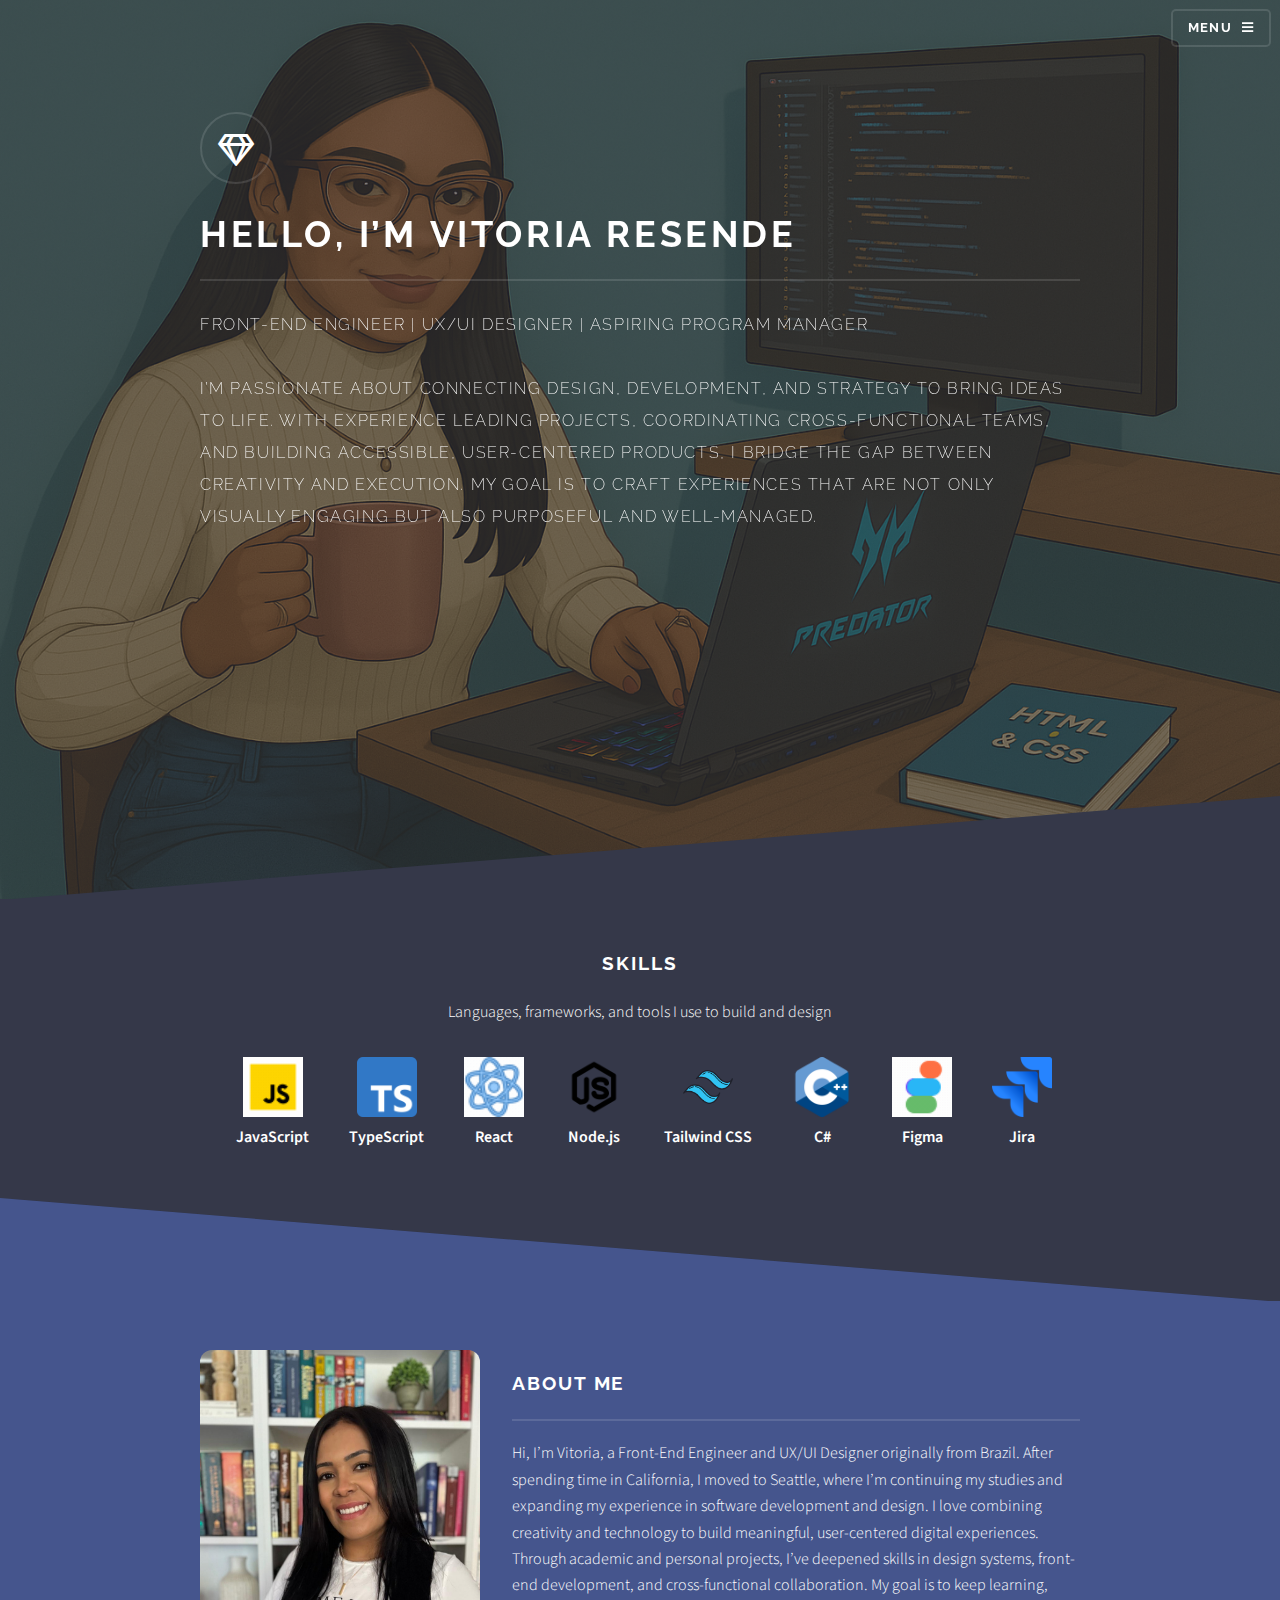
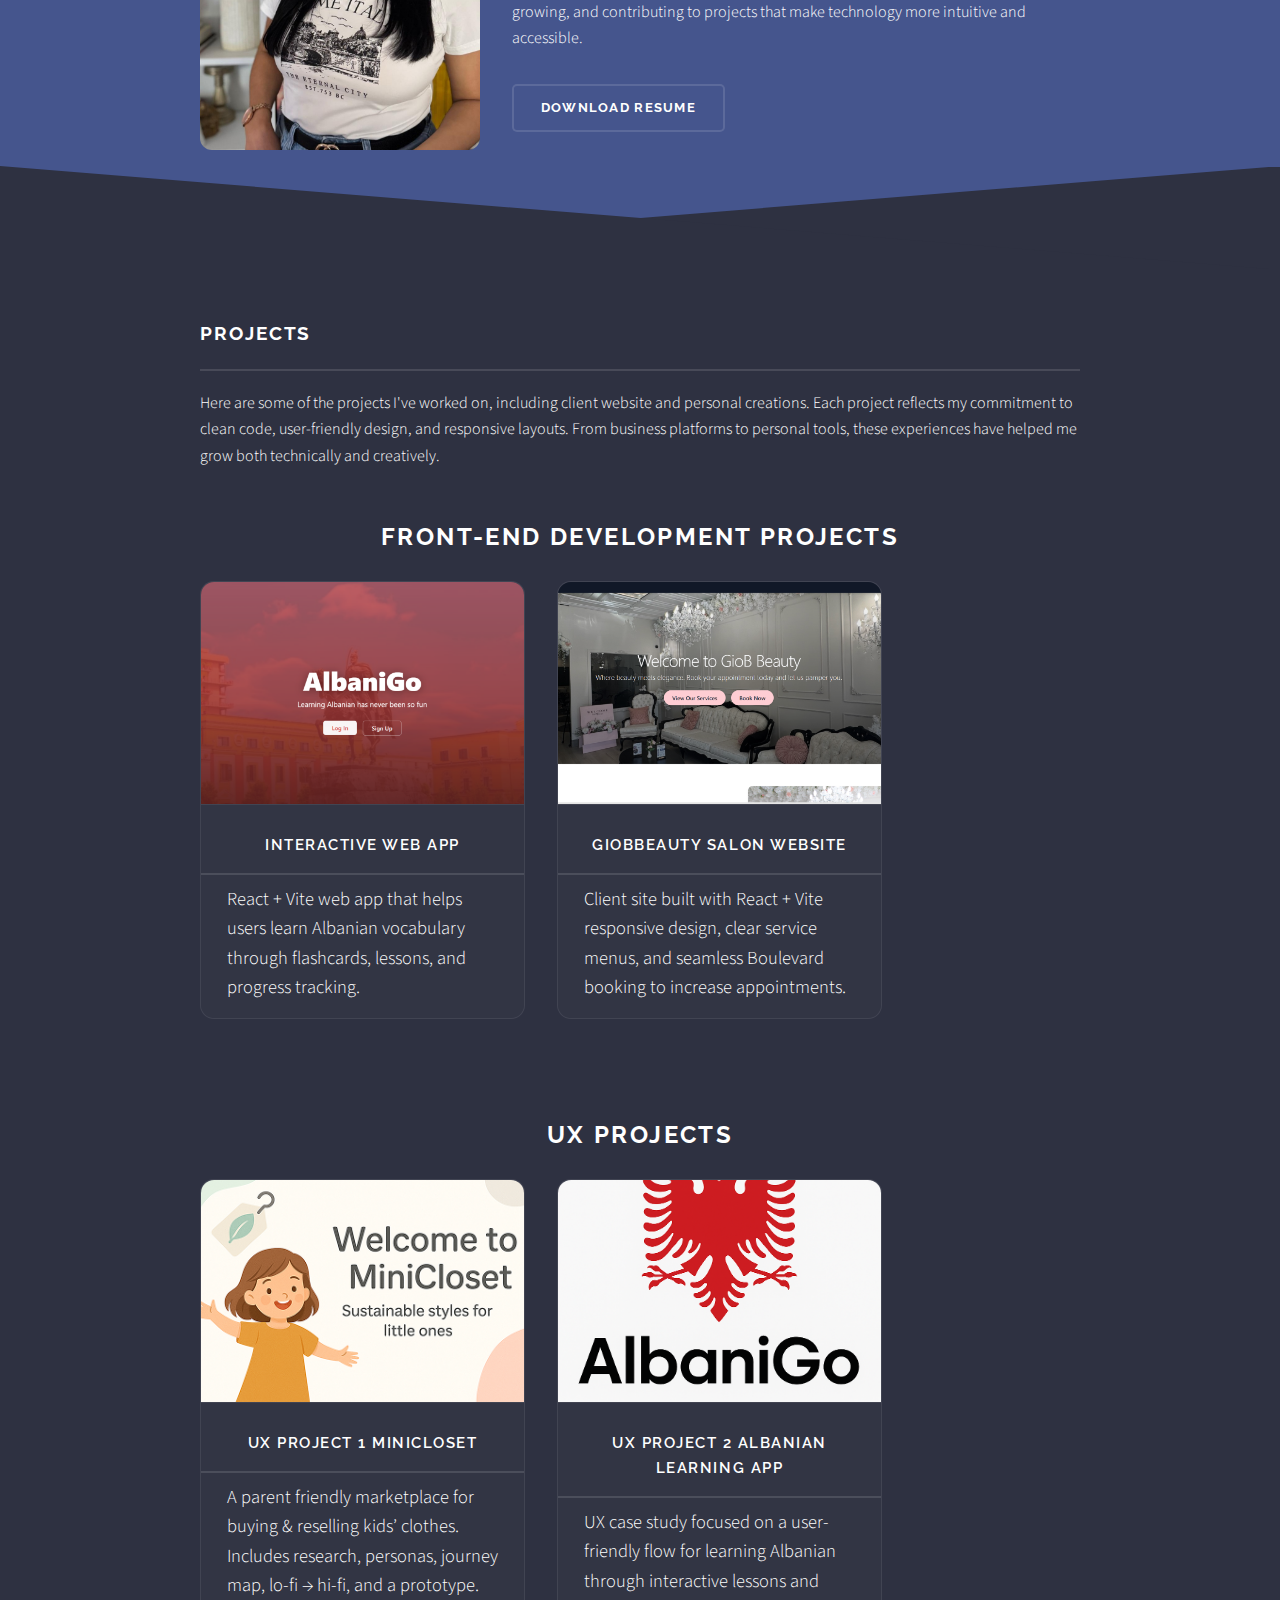
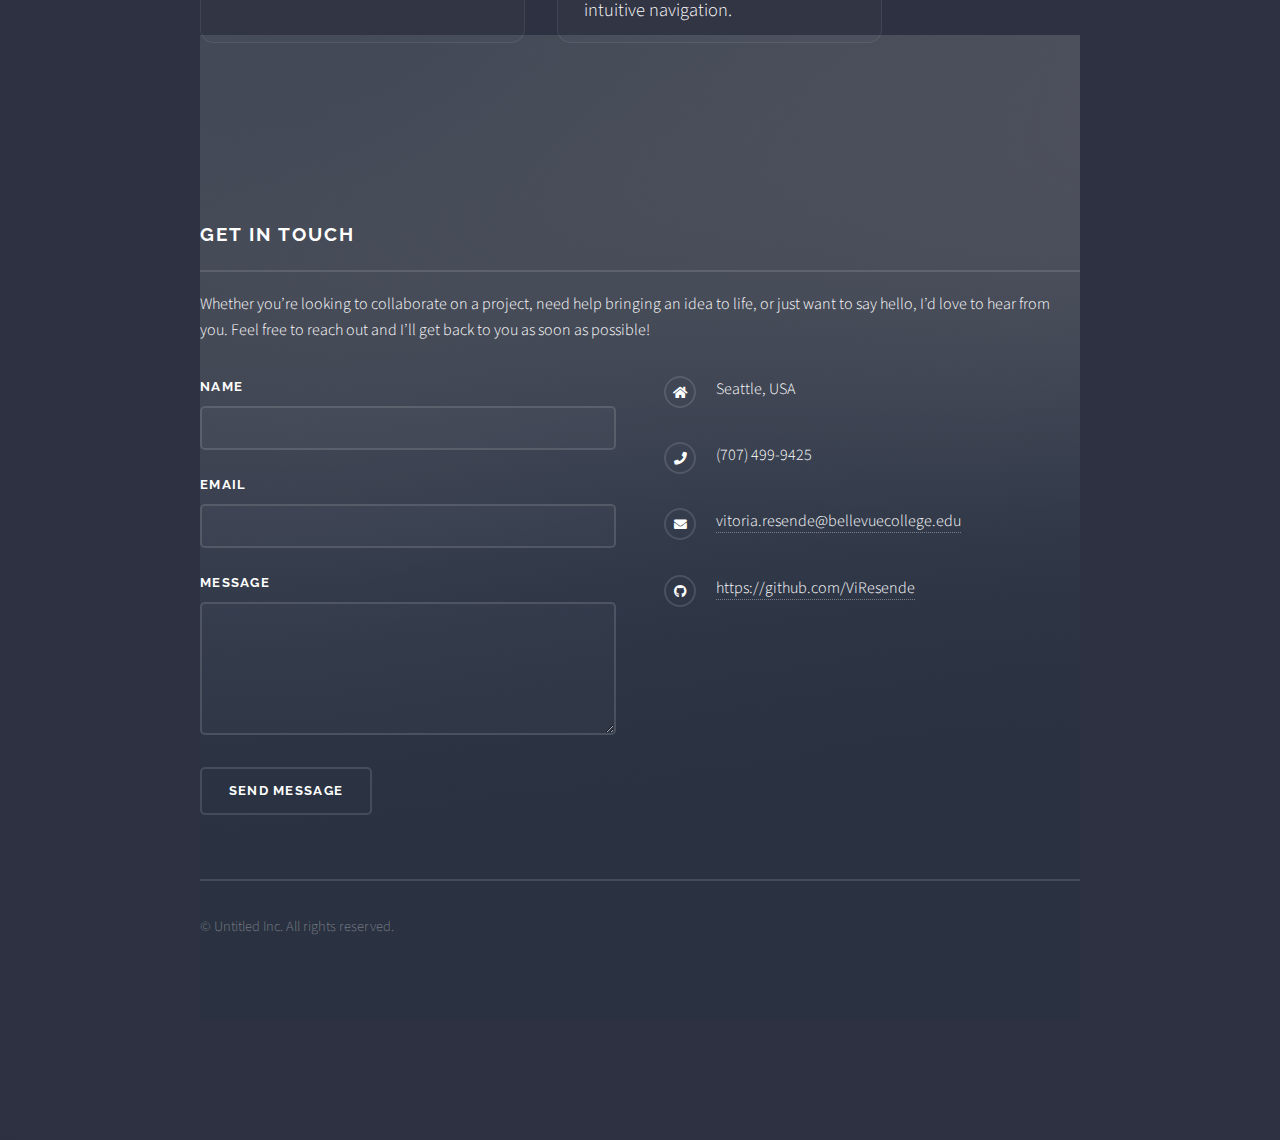
<file: index.html>
<!DOCTYPE HTML>

<html>

<head>
	<title>Vitoria Resende</title>
	<meta charset="utf-8" />
	<meta name="viewport" content="width=device-width, initial-scale=1, user-scalable=no" />
	<link rel="stylesheet" href="assets/css/portfolio.css" />
	<link rel="stylesheet" href="assets/css/main.css" />
	<noscript>
		<link rel="stylesheet" href="assets/css/noscript.css" />
	</noscript>
</head>

<body class="is-preload">

	<!-- Page Wrapper -->
	<div id="page-wrapper">

		<!-- Header -->
		<header id="header" class="alt">
			<h1><a href="index.html"></a></h1>
			<nav>
				<a href="#menu">Menu</a>
			</nav>
		</header>

		<!-- Menu -->
		<nav id="menu">
			<div class="inner">
				<h2>Menu</h2>
				<ul class="links">
					<li><a href="#about">About Me</a></li>
					<li><a href="#skills">Skills</a></li>
					<li><a href="#four">Projects</a></li>
					<li><a href="#footer">Contact</a></li>
				</ul>
				<a href="#" class="close">Close</a>
			</div>
		</nav>

		<!-- Banner -->
		<section id="banner">
			<div class="inner">
				<div class="logo"><span class="icon fa-gem"></span></div>
				<h2>Hello, I’m Vitoria Resende</h2>
				<p>Front-End Engineer | UX/UI Designer | Aspiring Program Manager</p>
				<p>I’m passionate about connecting design, development, and strategy to bring ideas to life.
					With experience leading projects, coordinating cross-functional teams, and building accessible,
					user-centered products, I bridge the gap between creativity and execution.
					My goal is to craft experiences that are not only visually engaging but also purposeful and
					well-managed.</p>
			</div>
		</section>


		<!-- Wrapper -->
		<section id="wrapper">

			<!-- One -->
			<!-- Skills -->
			<section id="skills" class="wrapper style2 special">
				<div class="inner">
					<header class="major">
						<h2>Skills</h2>
						<p>Languages, frameworks, and tools I use to build and design</p>
					</header>

					<ul
						style="list-style:none; padding-left:0; display:flex; flex-wrap:wrap; justify-content:center; gap:2em;">
						<li style="text-align:center;">
							<img src="images/icons8-javascript.gif" alt="JavaScript"
								style="width:60px; display:block; margin:0 auto;" />
							<strong style="display:block; margin-top:.4rem;">JavaScript</strong>
						</li>

						<li style="text-align:center;">
							<img src="images/typescript.png" alt="TypeScript"
								style="width:60px; display:block; margin:0 auto;" />
							<strong style="display:block; margin-top:.4rem;">TypeScript</strong>
						</li>

						<li style="text-align:center;">
							<img src="images/icons8-react.gif" alt="React"
								style="width:60px; display:block; margin:0 auto;" />
							<strong style="display:block; margin-top:.4rem;">React</strong>
						</li>

						<li style="text-align:center;">
							<img src="images/nodejs.png" alt="Node.js"
								style="width:60px; display:block; margin:0 auto;" />
							<strong style="display:block; margin-top:.4rem;">Node.js</strong>
						</li>

						<li style="text-align:center;">
							<img src="images/tailwindcss.png" alt="Tailwind CSS"
								style="width:60px; display:block; margin:0 auto;" />
							<strong style="display:block; margin-top:.4rem;">Tailwind CSS</strong>
						</li>

						<li style="text-align:center;">
							<img src="images/c-.png" alt="C#" style="width:60px; display:block; margin:0 auto;" />
							<strong style="display:block; margin-top:.4rem;">C#</strong>
						</li>

						<li style="text-align:center;">
							<img src="images/icons8-figma.gif" alt="Figma"
								style="width:60px; display:block; margin:0 auto;" />
							<strong style="display:block; margin-top:.4rem;">Figma</strong>
						</li>

						<li style="text-align:center;">
							<img src="images/jira.png" alt="Jira" style="width:60px; display:block; margin:0 auto;" />
							<strong style="display:block; margin-top:.4rem;">Jira</strong>
						</li>
					</ul>
				</div>
			</section>




			<!-- About Me -->
			<section id="about" class="wrapper alt spotlight style2">
				<div class="inner">
					<img src="images/professional.jpg" alt="Vitoria Profile" class="about-photo">
					<div class="content">
						<h2 class="major">About Me</h2>
						<p>
							Hi, I’m Vitoria, a Front-End Engineer and UX/UI Designer originally from Brazil.
							After spending time in California, I moved to Seattle, where I’m continuing my studies
							and expanding my experience in software development and design. I love combining
							creativity and technology to build meaningful, user-centered digital experiences.
							Through academic and personal projects, I’ve deepened skills in design systems,
							front-end development, and cross-functional collaboration. My goal is to keep learning,
							growing, and contributing to projects that make technology more intuitive and accessible.
						</p>
						<a href="files/VitoriaResume.pdf" class="button" download>Download Resume</a>
					</div>
				</div>
			</section>


			<!-- Four -->
			<section id="four" class="wrapper alt style1">
				<div class="inner">
					<h2 class="major">PROJECTS</h2>
					<p>Here are some of the projects I've worked on, including client website and personal creations.
						Each project reflects my commitment to clean code, user-friendly design, and responsive layouts.
						From business platforms to personal tools, these experiences have helped me grow both
						technically and creatively.</p>
					<h3>Front-End Development Projects</h3>
					<section class="features mini-cards">
						<!-- AlbaniGo -->
						<article>
							<a href="https://albanigo.vercel.app" target="_blank" class="image">
								<img src="images/albanigo-preview.png" alt="AlbaniGo Project" width="300" height="300"
									style="display:block;object-fit:cover;" />
							</a>
							<h3 class="major">Interactive Web App</h3>
							<p>
								React + Vite web app that helps users learn Albanian vocabulary through flashcards,
								lessons, and progress tracking.
							</p>
						</article>

						<!-- GioBBeauty -->
						<article>
							<a href="https://www.giobbeauty.com/" target="_blank" class="image">
								<img src="images/giobbeauty-preview.png" alt="GioBBeauty Salon Website preview"
									width="300" height="300" style="display:block;object-fit:cover;" />
							</a>
							<h3 class="major">GioBBeauty Salon Website</h3>
							<p>
								Client site built with React + Vite responsive design, clear service menus, and seamless
								Boulevard booking to increase appointments.
							</p>
						</article>
					</section>



					<h3>UX Projects</h3>
					<section class="features mini-cards">
						<!-- Project 1 (MiniCloset) -->
						<article>
							<a href="Projects/minicloset-case-study.html" class="image">
								<img src="images/brandmini.png" alt="MiniCloset UX case study" />
							</a>
							<h3 class="major">UX Project 1 MiniCloset</h3>
							<p>A parent friendly marketplace for buying & reselling kids’ clothes. Includes research,
								personas, journey map, lo-fi → hi-fi, and a prototype.</p>
						</article>

						<!-- Project 2 (Albanian app) -->
						<article>
							<a href="Projects/learn-albanian.html" class="image">
								<img src="images/brand.png" alt="UX Project 2 — Albanian learning app" />
							</a>
							<h3 class="major">UX Project 2 Albanian Learning App</h3>
							<p>UX case study focused on a user-friendly flow for learning Albanian through interactive
								lessons and intuitive navigation.</p>
						</article>
					</section>



					<!-- Footer -->
					<section id="footer">
						<div class="inner">
							<h2 class="major">Get in touch</h2>
							<p>Whether you’re looking to collaborate on a project, need help bringing an idea to life,
								or just want to say hello, I’d love to hear from you. Feel free to reach out and I’ll
								get back to you as soon as possible!</p>
							<form action="https://formspree.io/f/mnnzqywy" method="POST">
								<div class="fields">
									<div class="field">
										<label for="name">Name</label>
										<input type="text" name="name" id="name" />
									</div>
									<div class="field">
										<label for="email">Email</label>
										<input type="email" name="email" id="email" />
									</div>
									<div class="field">
										<label for="message">Message</label>
										<textarea name="message" id="message" rows="4"></textarea>
									</div>
								</div>
								<ul class="actions">
									<li><input type="submit" value="Send Message" /></li>
								</ul>
							</form>
							<ul class="contact">
								<li class="icon solid fa-home">
									<p>Seattle, USA </p>

								</li>
								<li class="icon solid fa-phone">(707) 499-9425</li>
								<li class="icon solid fa-envelope"><a href="#">vitoria.resende@bellevuecollege.edu</a>
								</li>
								<li class="icon brands fa-github"><a href="https://github.com/ViResende"
										target="_blank">https://github.com/ViResende</a></li>
							</ul>
							<ul class="copyright">
								<li>&copy; Untitled Inc. All rights reserved.</li>
							</ul>
						</div>
					</section>

				</div>

				<!-- Scripts -->
				<script src="assets/js/jquery.min.js"></script>
				<script src="assets/js/jquery.scrollex.min.js"></script>
				<script src="assets/js/browser.min.js"></script>
				<script src="assets/js/breakpoints.min.js"></script>
				<script src="assets/js/util.js"></script>
				<script src="assets/js/main.js"></script>

</body>

</html>
</file>
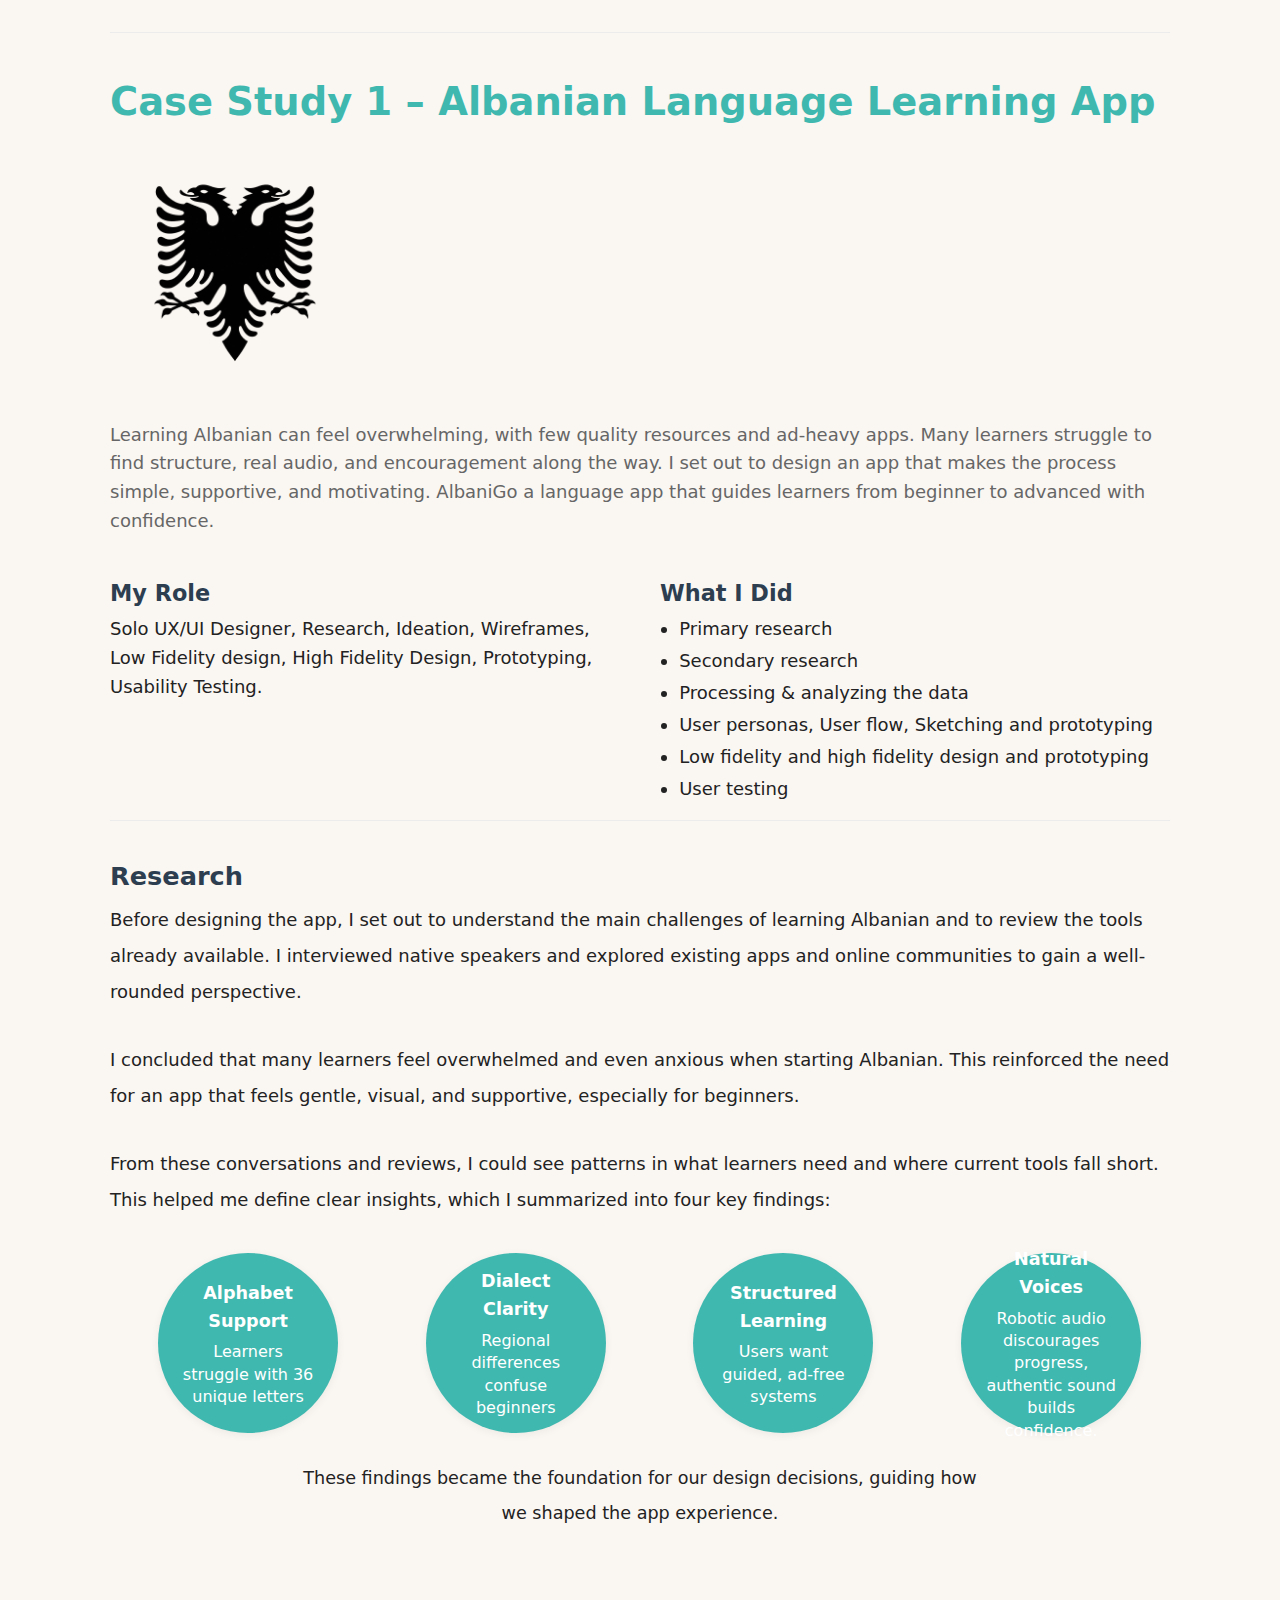
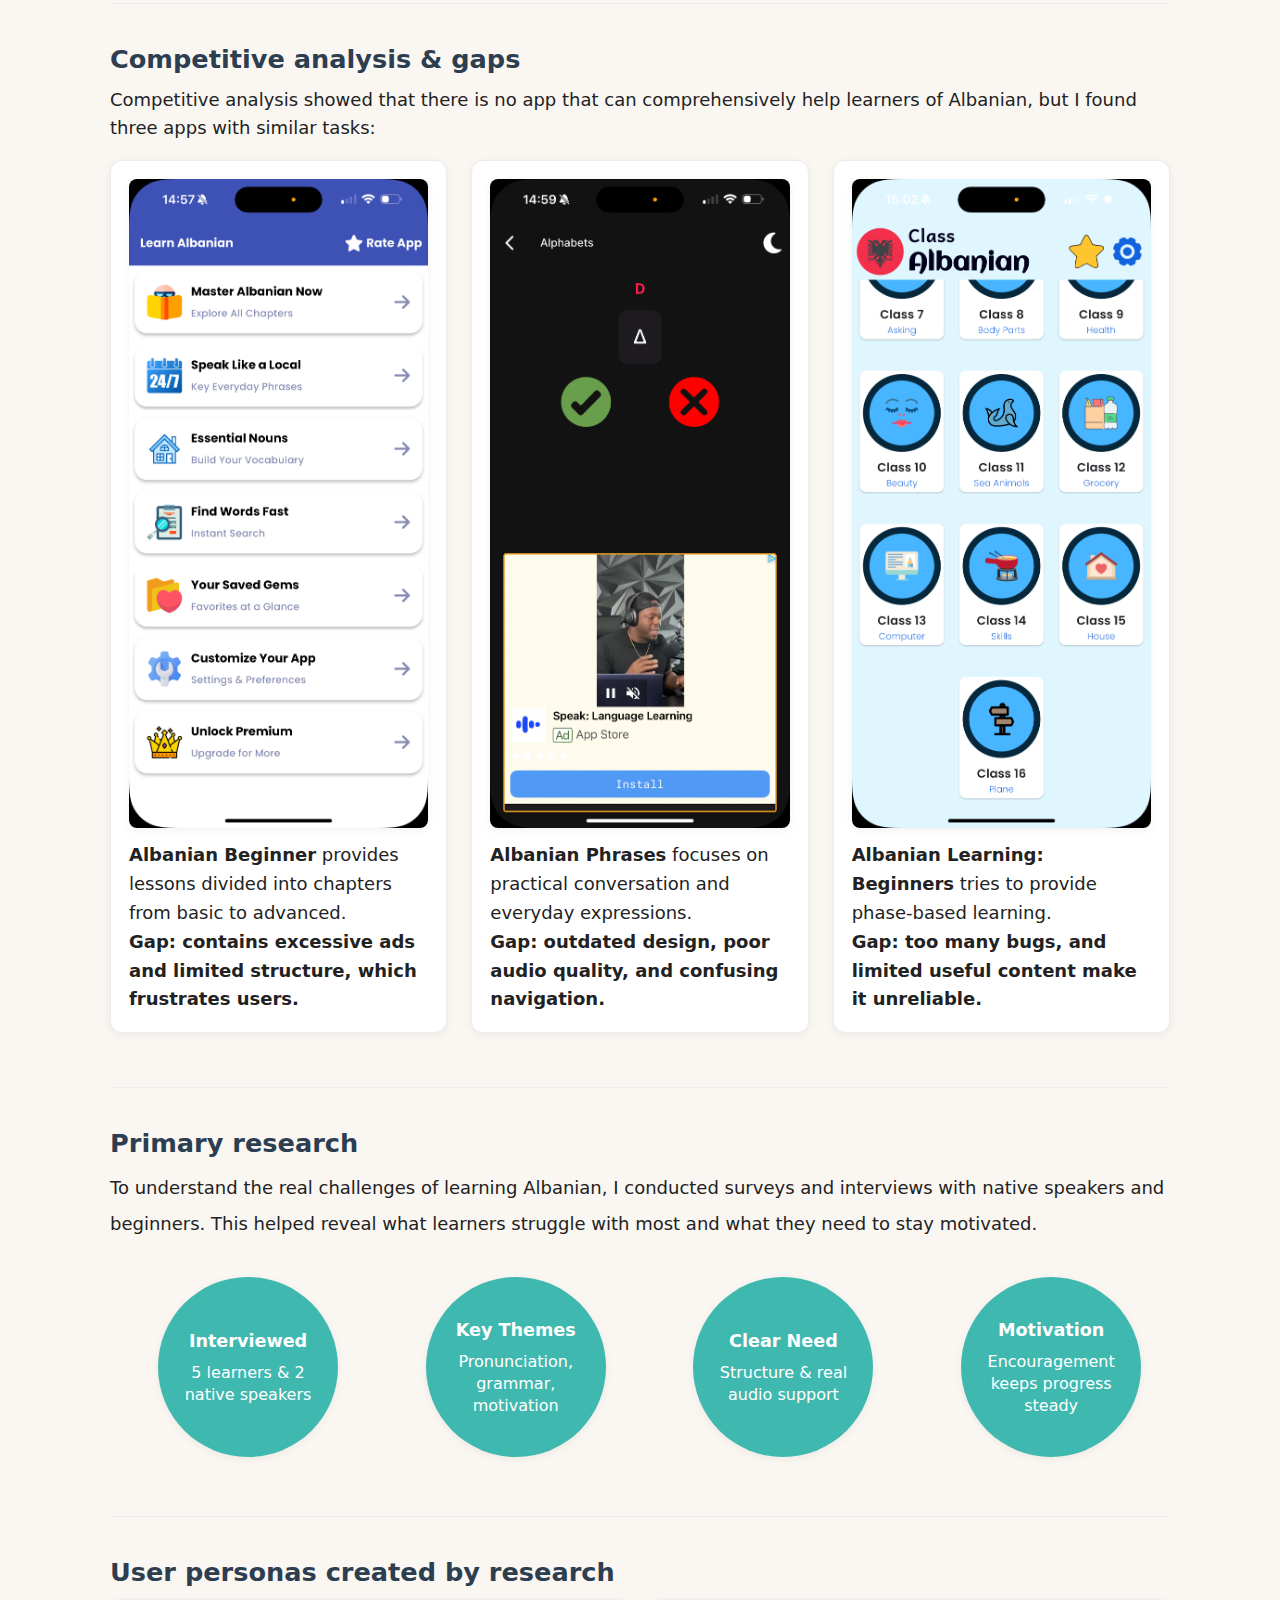
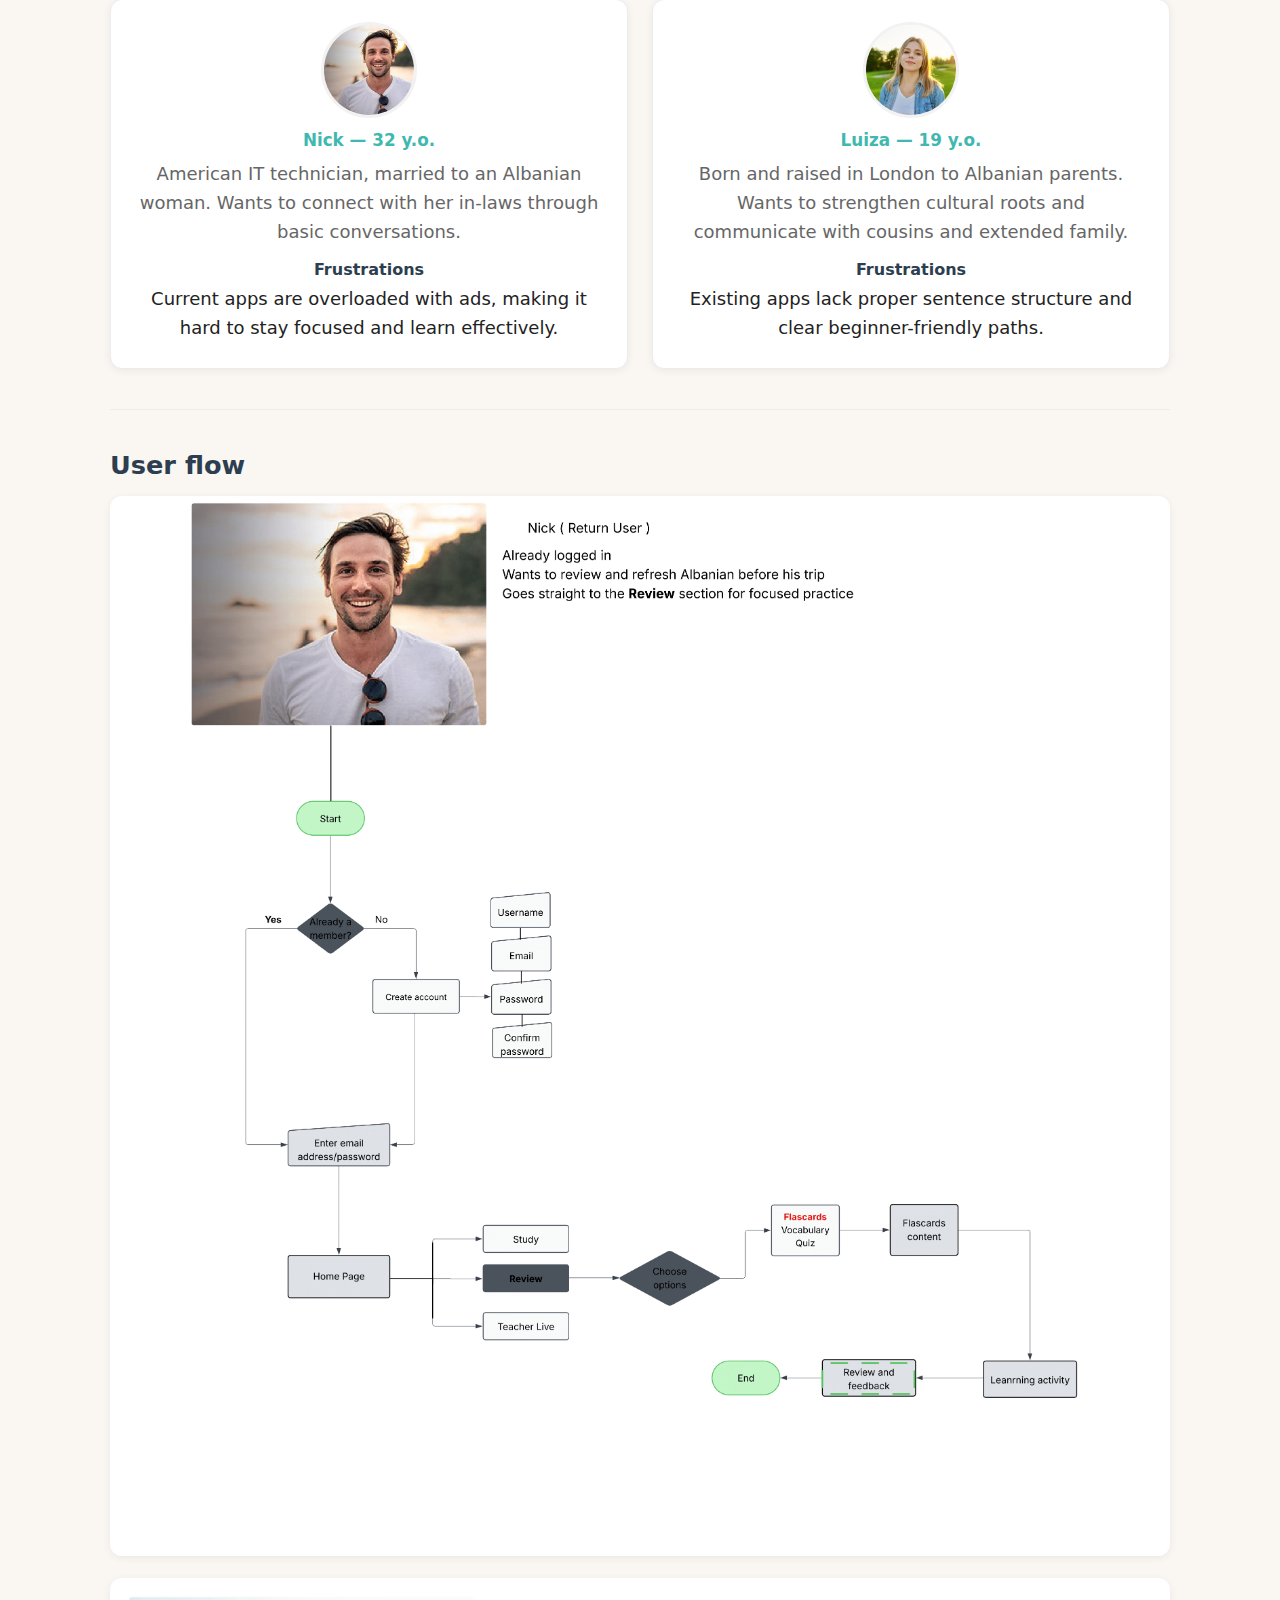
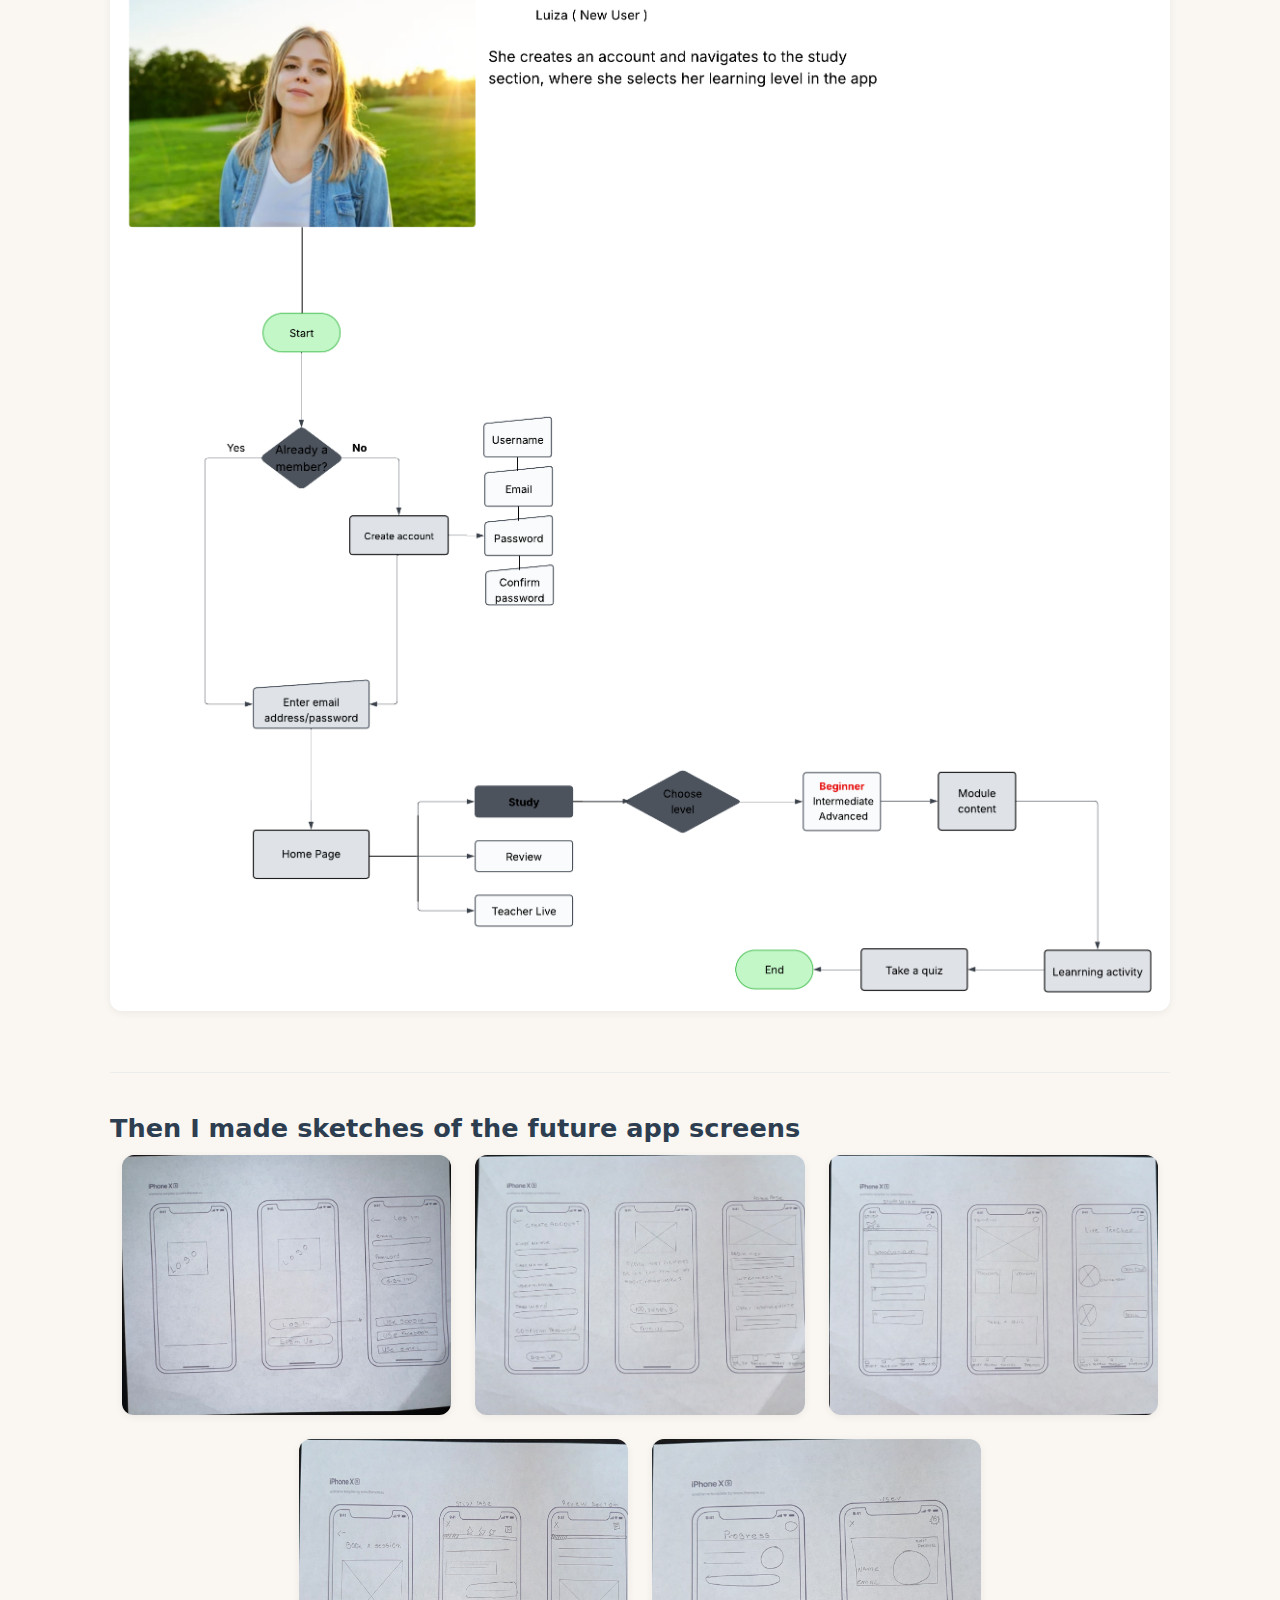
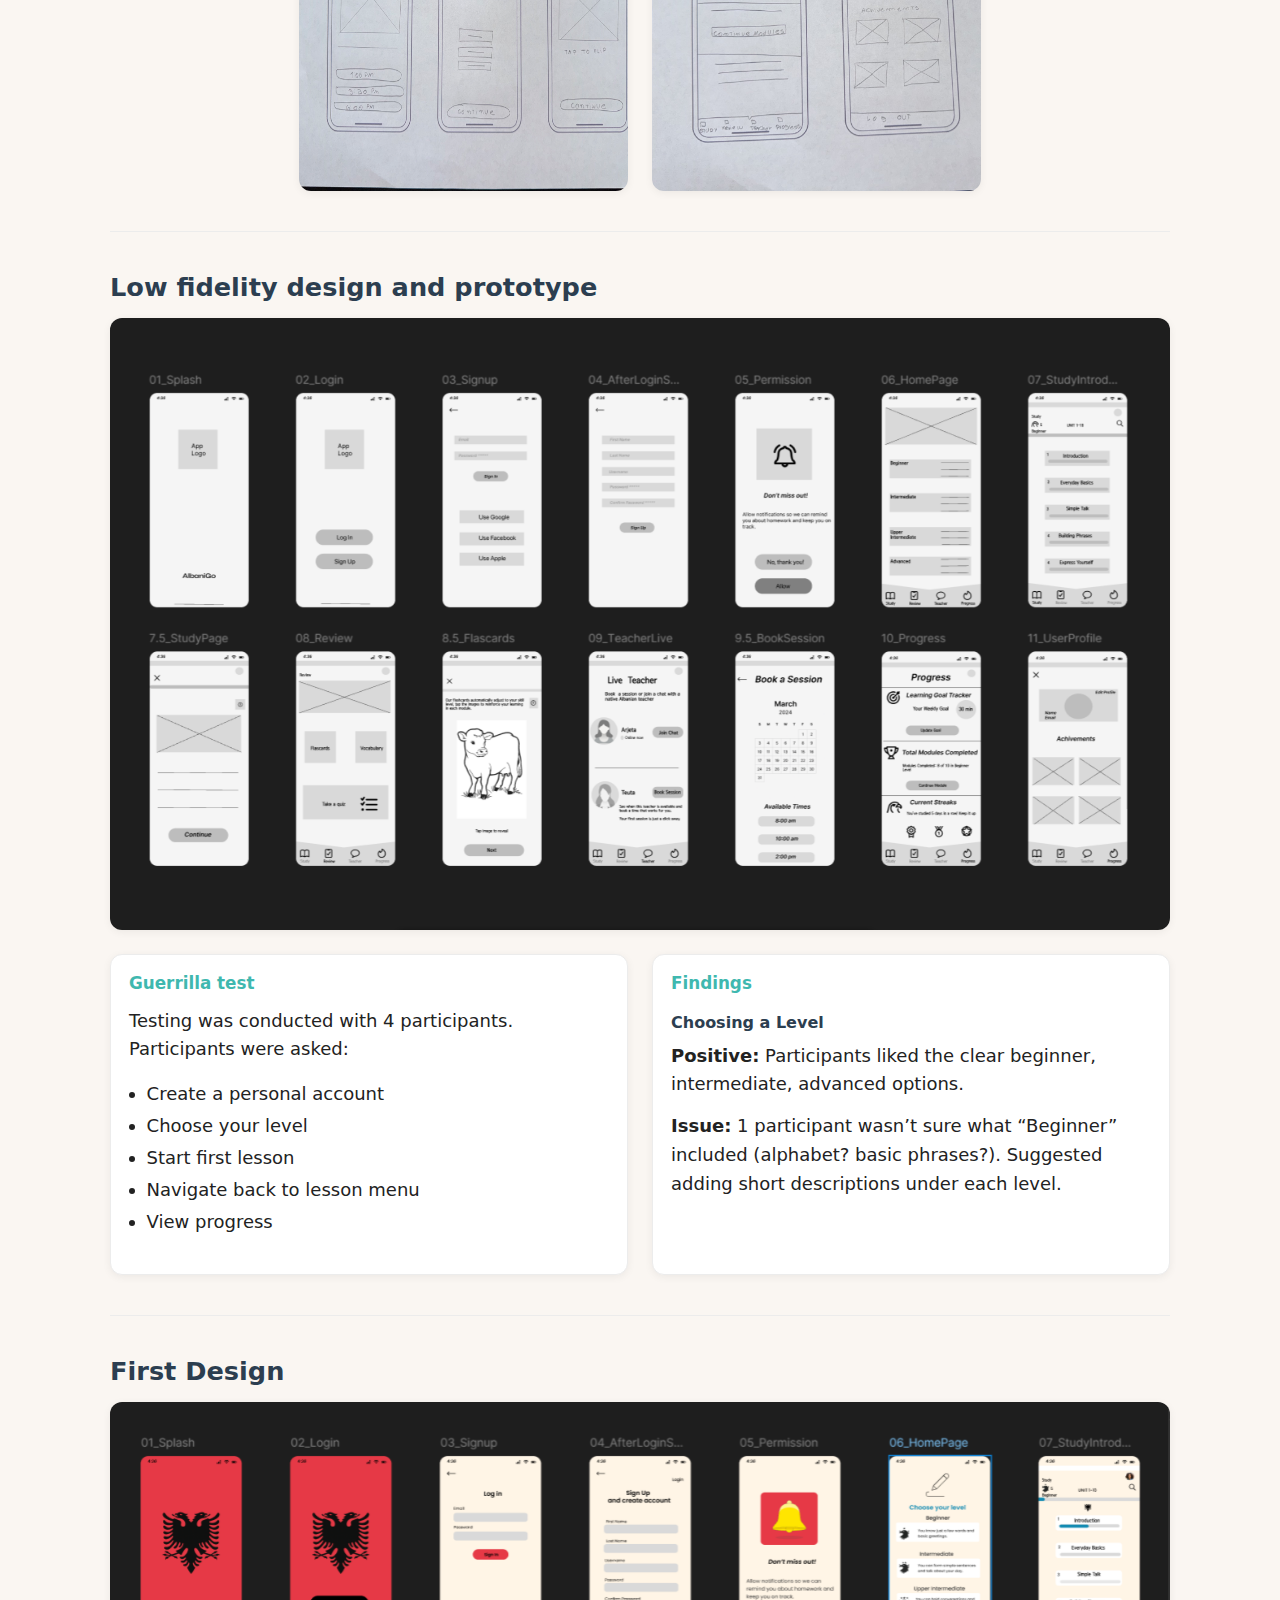
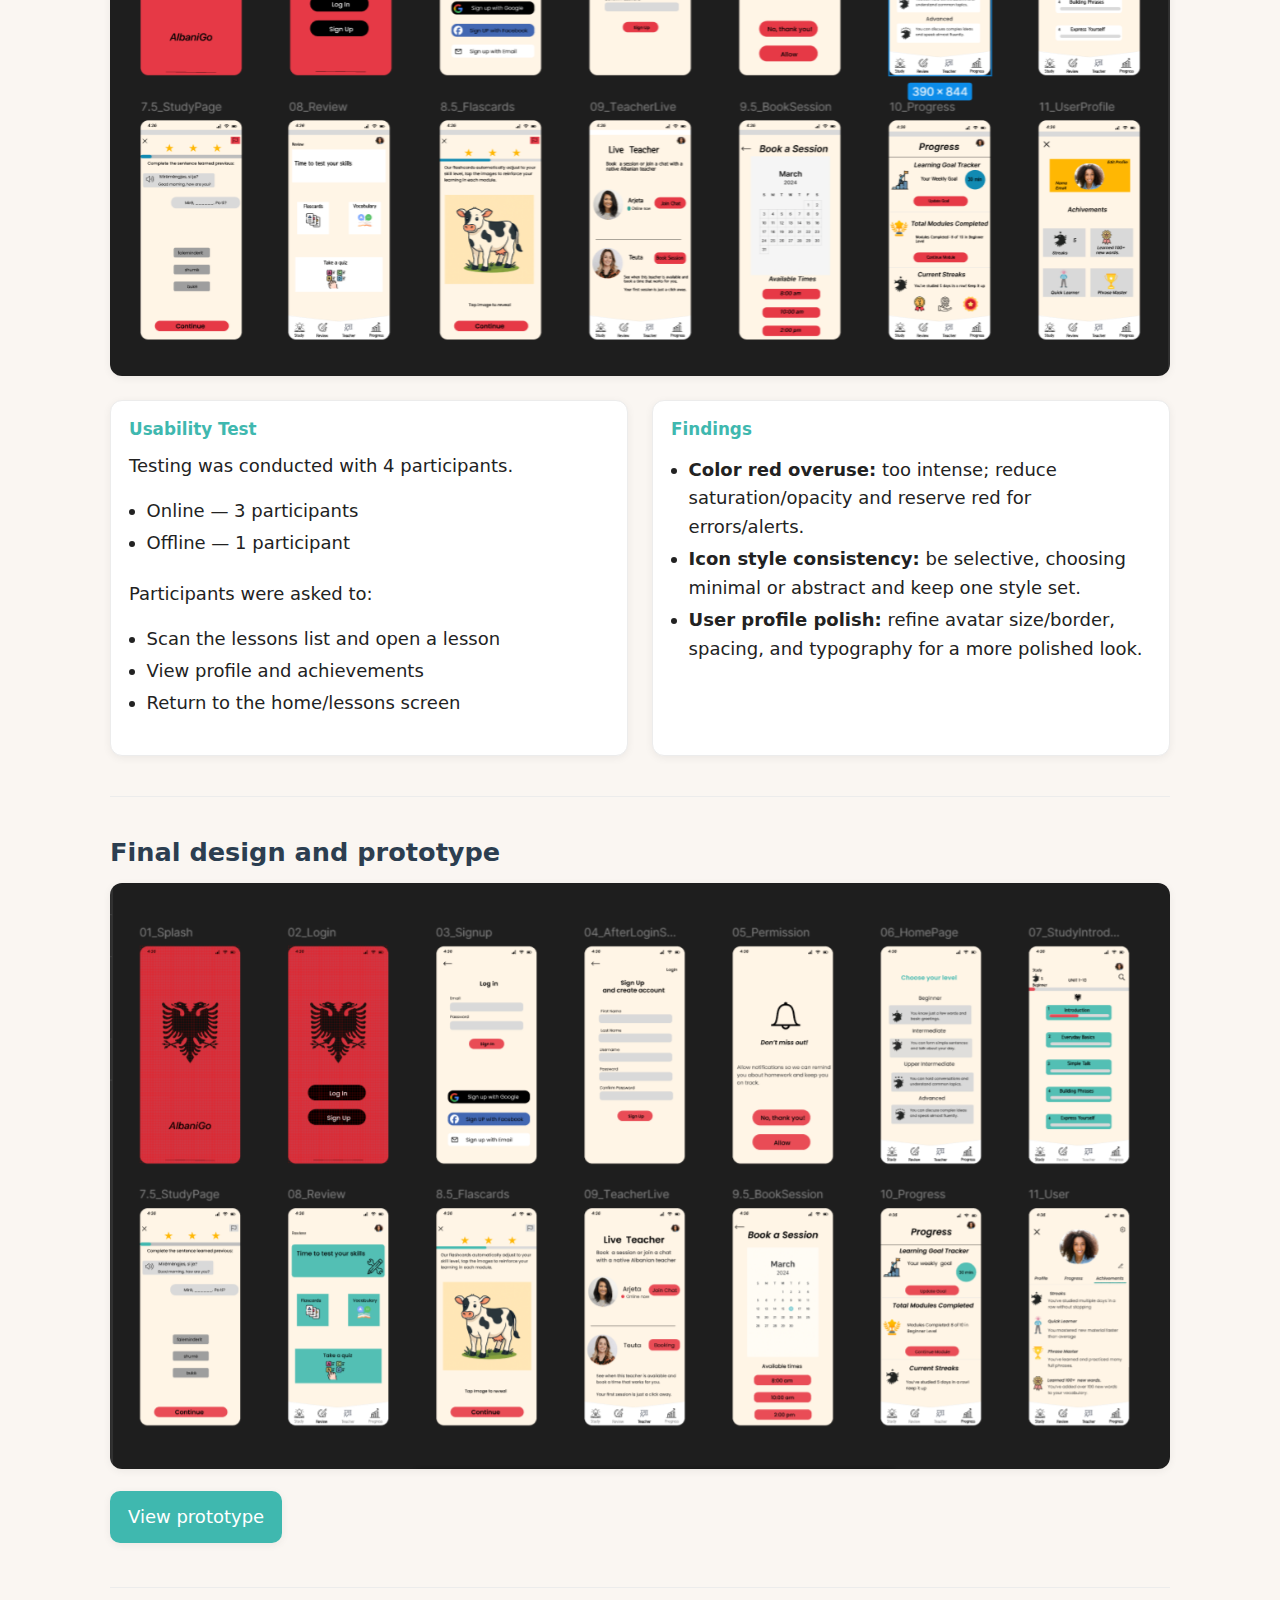
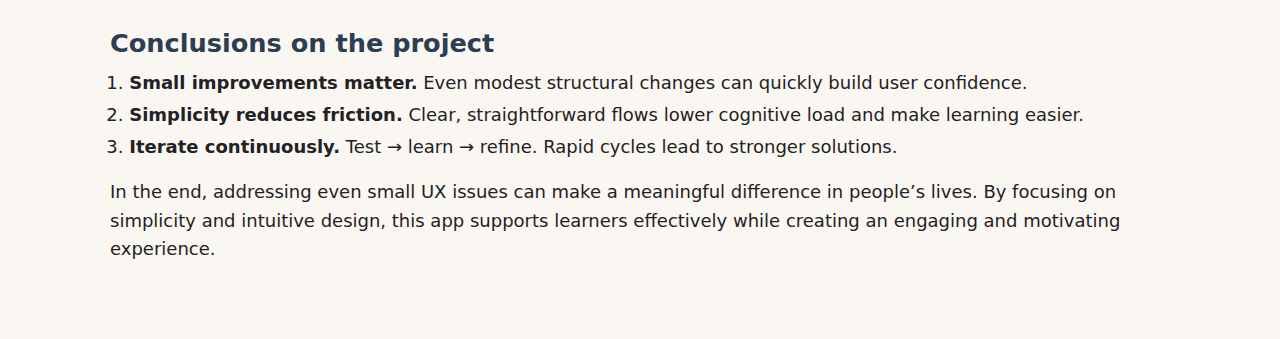
<file: Projects/learn-albanian.html>
<!DOCTYPE html>
<html lang="en">

<head>
    <meta charset="utf-8" />
    <meta name="viewport" content="width=device-width, initial-scale=1" />
    <title>Case Study 1 – Language Learning App</title>
    <link rel="stylesheet" href="./style.css">

</head>

<body>

    <main class="wrap">

        <!-- Case Study 1 – top block -->
        <section class="hero" aria-label="Case Study header">
            <h1 class="hero__title">Case Study 1 – Albanian Language Learning App</h1>
            <img src="./images/AlbaniGoLogo.png" alt="Project logo">
            <p class="subtle">
                Learning Albanian can feel overwhelming, with few quality resources and ad-heavy apps.
                Many learners struggle to find structure, real audio, and encouragement along the way.
                I set out to design an app that makes the process simple, supportive, and motivating.
                AlbaniGo a language app that guides learners from beginner to advanced with confidence.
            </p>
        </section>


        <!-- My role / What I did (side by side) -->
        <div class="role-did">
            <div class="role">
                <h2>My Role</h2>
                <p>Solo UX/UI Designer, Research, Ideation, Wireframes, Low Fidelity design, High Fidelity Design,
                    Prototyping, Usability Testing.</p>
            </div>
            <div class="did">
                <h2>What I Did</h2>
                <ul>
                    <li>Primary research</li>
                    <li>Secondary research</li>
                    <li>Processing & analyzing the data</li>
                    <li>User personas, User flow, Sketching and prototyping</li>
                    <li>Low fidelity and high fidelity design and prototyping</li>
                    <li>User testing</li>
                </ul>
            </div>
        </div>


        <!-- Research -->
        <section class="research" aria-label="Research">
            <h2>Research</h2>

            <p>
                Before designing the app, I set out to understand the main challenges of learning Albanian and to review
                the tools already available. I interviewed native speakers and explored existing apps and online
                communities to gain a well-rounded perspective.
            </p>

            <p>
                I concluded that many learners feel overwhelmed and even anxious when starting Albanian. This reinforced
                the need for an app that feels gentle, visual, and supportive, especially for beginners.
            </p>

            <p>
                From these conversations and reviews, I could see patterns in what learners need and where current tools
                fall short. This helped me define clear insights, which I summarized into four key findings:
            </p>

            <!-- Circles go here -->
            <ul class="insights__grid">
                <li class="insight">
                    <div class="insight__circle">
                        <span class="insight__title">Alphabet Support</span>
                        <span class="insight__subtitle">Learners struggle with 36 unique letters</span>
                    </div>
                </li>

                <li class="insight">
                    <div class="insight__circle">
                        <span class="insight__title">Dialect Clarity</span>
                        <span class="insight__subtitle">Regional differences confuse beginners</span>
                    </div>
                </li>

                <li class="insight">
                    <div class="insight__circle">
                        <span class="insight__title">Structured Learning</span>
                        <span class="insight__subtitle">Users want guided, ad-free systems</span>
                    </div>
                </li>

                <li class="insight">
                    <div class="insight__circle">
                        <span class="insight__title">Natural Voices</span>
                        <span class="insight__subtitle">Robotic audio discourages progress, authentic sound builds
                            confidence.</span>
                    </div>
                </li>
            </ul>

            <p class="insights__caption">
                These findings became the foundation for our design decisions, guiding how we shaped the app experience.
            </p>
        </section>



        <!-- Competitive analysis & gaps -->
        <section aria-label="Competitive analysis">
            <h2>Competitive analysis & gaps</h2>

            <p>
                Competitive analysis showed that there is no app that can comprehensively help learners of Albanian,
                but I found three apps with similar tasks:
            </p>

            <div class="gallery">
                <figure class="card">
                    <img src="./images/app1.png" alt="App 1 screenshot" style="width:100%;border-radius:8px">
                    <figcaption>
                        <strong>Albanian Beginner</strong> provides lessons divided into chapters from basic to
                        advanced.<br>
                        <strong>Gap: contains excessive ads and limited structure, which frustrates users.</strong>
                    </figcaption>
                </figure>

                <figure class="card">
                    <img src="./images/app2.png" alt="App 2 screenshot" style="width:100%;border-radius:8px">
                    <figcaption>
                        <strong>Albanian Phrases</strong> focuses on practical conversation and everyday
                        expressions.<br>
                        <strong>Gap: outdated design, poor audio quality, and confusing navigation.</strong>
                    </figcaption>
                </figure>

                <figure class="card">
                    <img src="./images/app3.png" alt="App 3 screenshot" style="width:100%;border-radius:8px">
                    <figcaption>
                        <strong>Albanian Learning: Beginners</strong> tries to provide phase-based learning.<br>
                        <strong>Gap: too many bugs, and limited useful content make it unreliable.</strong>
                    </figcaption>
            </div>
        </section>




        <!-- Primary Research -->
        <section class="research" aria-label="Primary research">
            <h2>Primary research</h2>

            <p>
                To understand the real challenges of learning Albanian, I conducted surveys and interviews with native
                speakers and beginners.
                This helped reveal what learners struggle with most and what they need to stay motivated.
            </p>


            <!-- Circles with findings -->
            <ul class="insights__grid">
                <li class="insight">
                    <div class="insight__circle">
                        <span class="insight__title">Interviewed</span>
                        <span class="insight__subtitle">5 learners & 2 native speakers</span>
                    </div>
                </li>

                <li class="insight">
                    <div class="insight__circle">
                        <span class="insight__title">Key Themes</span>
                        <span class="insight__subtitle">Pronunciation, grammar, motivation</span>
                    </div>
                </li>

                <li class="insight">
                    <div class="insight__circle">
                        <span class="insight__title">Clear Need</span>
                        <span class="insight__subtitle">Structure & real audio support</span>
                    </div>
                </li>

                <li class="insight">
                    <div class="insight__circle">
                        <span class="insight__title">Motivation</span>
                        <span class="insight__subtitle">Encouragement keeps progress steady</span>
                    </div>
                </li>
            </ul>
        </section>


        <!-- Personas (two cards) -->
        <section aria-label="Personas">
            <h2>User personas created by research</h2>

            <div class="personas">
                <article class="persona center">
                    <img src="./images/PersonaNick.jpg" alt="Nick persona">
                    <h3>Nick — 32 y.o.</h3>
                    <p class="subtle">
                        American IT technician, married to an Albanian woman. Wants to connect with her
                        in-laws through basic conversations.
                    </p>
                    <h4>Frustrations</h4>
                    <p>
                        Current apps are overloaded with ads, making it hard to stay focused and learn effectively.
                    </p>
                </article>

                <article class="persona center">
                    <img src="./images/PersonaLuiza.png" alt="Luiza persona">
                    <h3>Luiza — 19 y.o.</h3>
                    <p class="subtle">
                        Born and raised in London to Albanian parents. Wants to strengthen cultural roots and
                        communicate with cousins and extended family.
                    </p>
                    <h4>Frustrations</h4>
                    <p>
                        Existing apps lack proper sentence structure and clear beginner-friendly paths.
                    </p>
                </article>
            </div>
        </section>



        <!-- Your user flow IMAGES ONLY (you said you'll add images, not text) -->
        <section aria-label="User flow images">
            <h2>User flow</h2>
            <figure>
                <img src="./images/Userflow2.png" alt="User flow image 1" style="width:100%;border-radius:12px">
            </figure>
            <figure>
                <img src="./images/Userflow1.png" alt="User flow image 2" style="width:100%;border-radius:12px">
            </figure>
        </section>

        <!-- Sketches, then Low-fi -->
        <section aria-label="Sketches">
            <h2>Then I made sketches of the future app screens</h2>
            <div class="sketches-grid">
                <img src="./images/frame1.jpg" alt="Sketch 1">
                <img src="./images/frame2.jpg" alt="Sketch 2">
                <img src="./images/frame3.jpg" alt="Sketch 3">
                <img src="./images/frame4.jpg" alt="Sketch 4">
                <img src="./images/IG_0939.JPG" alt="Sketch 5">
            </div>
        </section>

        <section aria-label="Low fidelity">
            <h2>Low fidelity design and prototype</h2>
            <figure>
                <img src="./images/LowFidelity.png" alt="Low-fi screens">
            </figure>

            <div class="split" aria-label="Guerrilla test and findings">
                <!-- Guerrilla Test Tasks -->
                <div class="card" aria-labelledby="gtest-title">
                    <h3 id="gtest-title">Guerrilla test</h3>
                    <p>Testing was conducted with 4 participants. Participants were asked:</p>
                    <ul>
                        <li>Create a personal account</li>
                        <li>Choose your level</li>
                        <li>Start first lesson</li>
                        <li>Navigate back to lesson menu</li>
                        <li>View progress</li>
                    </ul>
                </div>

                <!-- Findings -->
                <div class="card" aria-labelledby="findings-title">
                    <h3 id="findings-title">Findings</h3>
                    <h4>Choosing a Level</h4>
                    <p><strong>Positive:</strong> Participants liked the clear beginner, intermediate, advanced
                        options.</p>
                    <p><strong>Issue:</strong> 1 participant wasn’t sure what “Beginner” included (alphabet? basic
                        phrases?). Suggested adding short descriptions under each level.</p>
                </div>
            </div>
        </section>


        <!-- First Design (Hi-fi v1) -->
        <section aria-label="First design">
            <h2>First Design</h2>
            <figure>
                <img src="./images/FirstDesign1.png" alt="High-fi first version">
            </figure>

            <div class="split" aria-label="Usability test and findings">
                <!-- Usability Test (left) -->
                <div class="card" aria-labelledby="utest-title">
                    <h3 id="utest-title">Usability Test</h3>
                    <p>Testing was conducted with 4 participants.</p>
                    <ul>
                        <li>Online — 3 participants</li>
                        <li>Offline — 1 participant</li>
                    </ul>

                    <p>Participants were asked to:</p>
                    <ul>
                        <li>Scan the lessons list and open a lesson</li>
                        <li>View profile and achievements</li>
                        <li>Return to the home/lessons screen</li>
                    </ul>
                </div>

                <!-- Findings (right) -->
                <div class="card" aria-labelledby="ufindings-title">
                    <h3 id="ufindings-title">Findings</h3>
                    <ul>
                        <li><strong>Color red overuse:</strong> too intense; reduce saturation/opacity and reserve red
                            for errors/alerts.</li>
                        <li><strong>Icon style consistency:</strong> be selective, choosing minimal or abstract and keep
                            one style set.</li>
                        <li><strong>User profile polish:</strong> refine avatar size/border, spacing, and typography for
                            a more polished look.</li>
                    </ul>
                </div>
            </div>
        </section>


        <!-- Final design + prototype link -->
        <section aria-label="Final design">
            <h2>Final design and prototype</h2>
            <figure>
                <img src="./images/FinalDesigner.png" alt="Final screens" style="width:100%;border-radius:12px">
            </figure>
            <p><a class="button"
                    href="https://www.figma.com/proto/sDLdeBNCKlFb6mpIGoxBPn/High-Fidelity-Alba?node-id=1-2&t=olykD4zJVH3ZFhEl-1"
                    target="_blank" rel="noopener">View
                    prototype</a></p>
        </section>

        <!-- Conclusions -->
        <section aria-label="Conclusions">
            <h2>Conclusions on the project</h2>
            <ol>
                <li><strong>Small improvements matter.</strong> Even modest structural changes can quickly build user
                    confidence.</li>
                <li><strong>Simplicity reduces friction.</strong> Clear, straightforward flows lower cognitive load and
                    make learning easier.</li>
                <li><strong>Iterate continuously.</strong> Test → learn → refine. Rapid cycles lead to stronger
                    solutions.</li>
            </ol>
            <p>
                In the end, addressing even small UX issues can make a meaningful difference in people’s lives.
                By focusing on simplicity and intuitive design, this app supports learners effectively while
                creating an engaging and motivating experience.
            </p>
        </section>

        </section>

    </main>

</body>

</html>
</file>
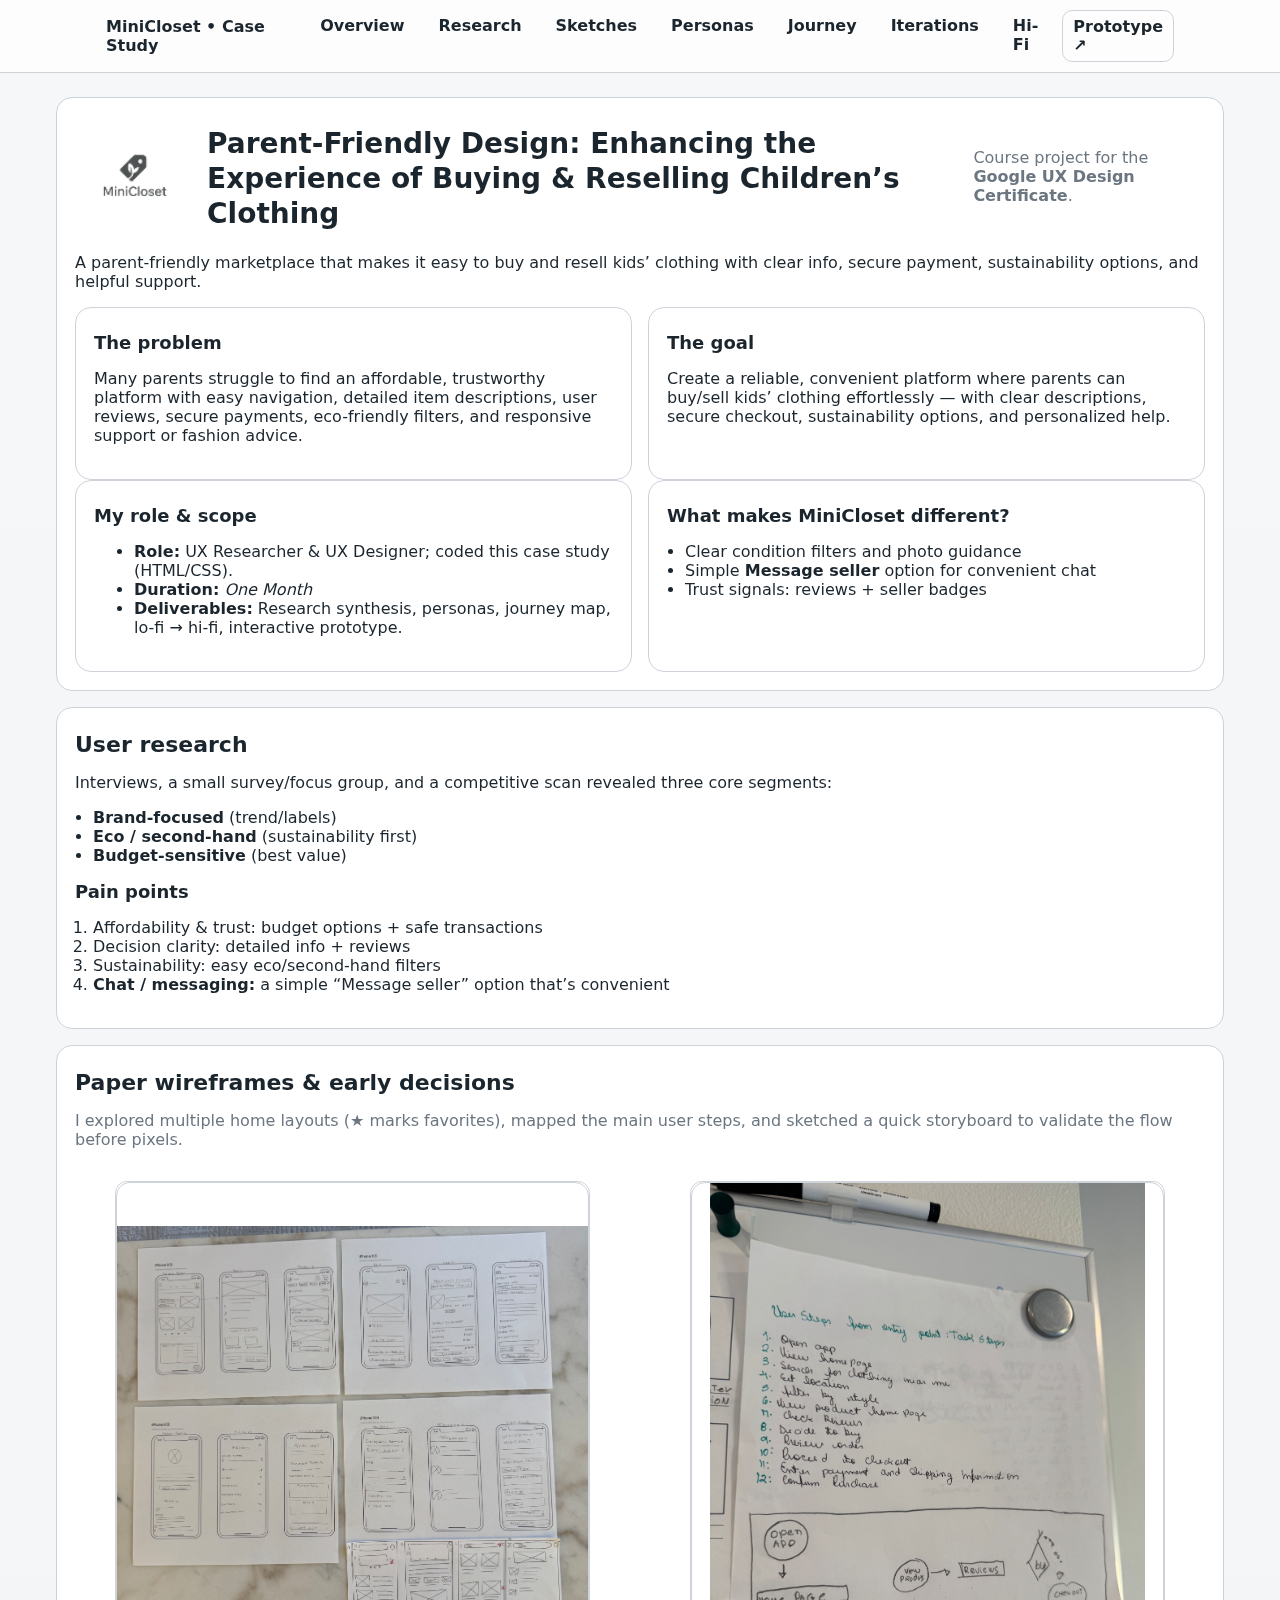
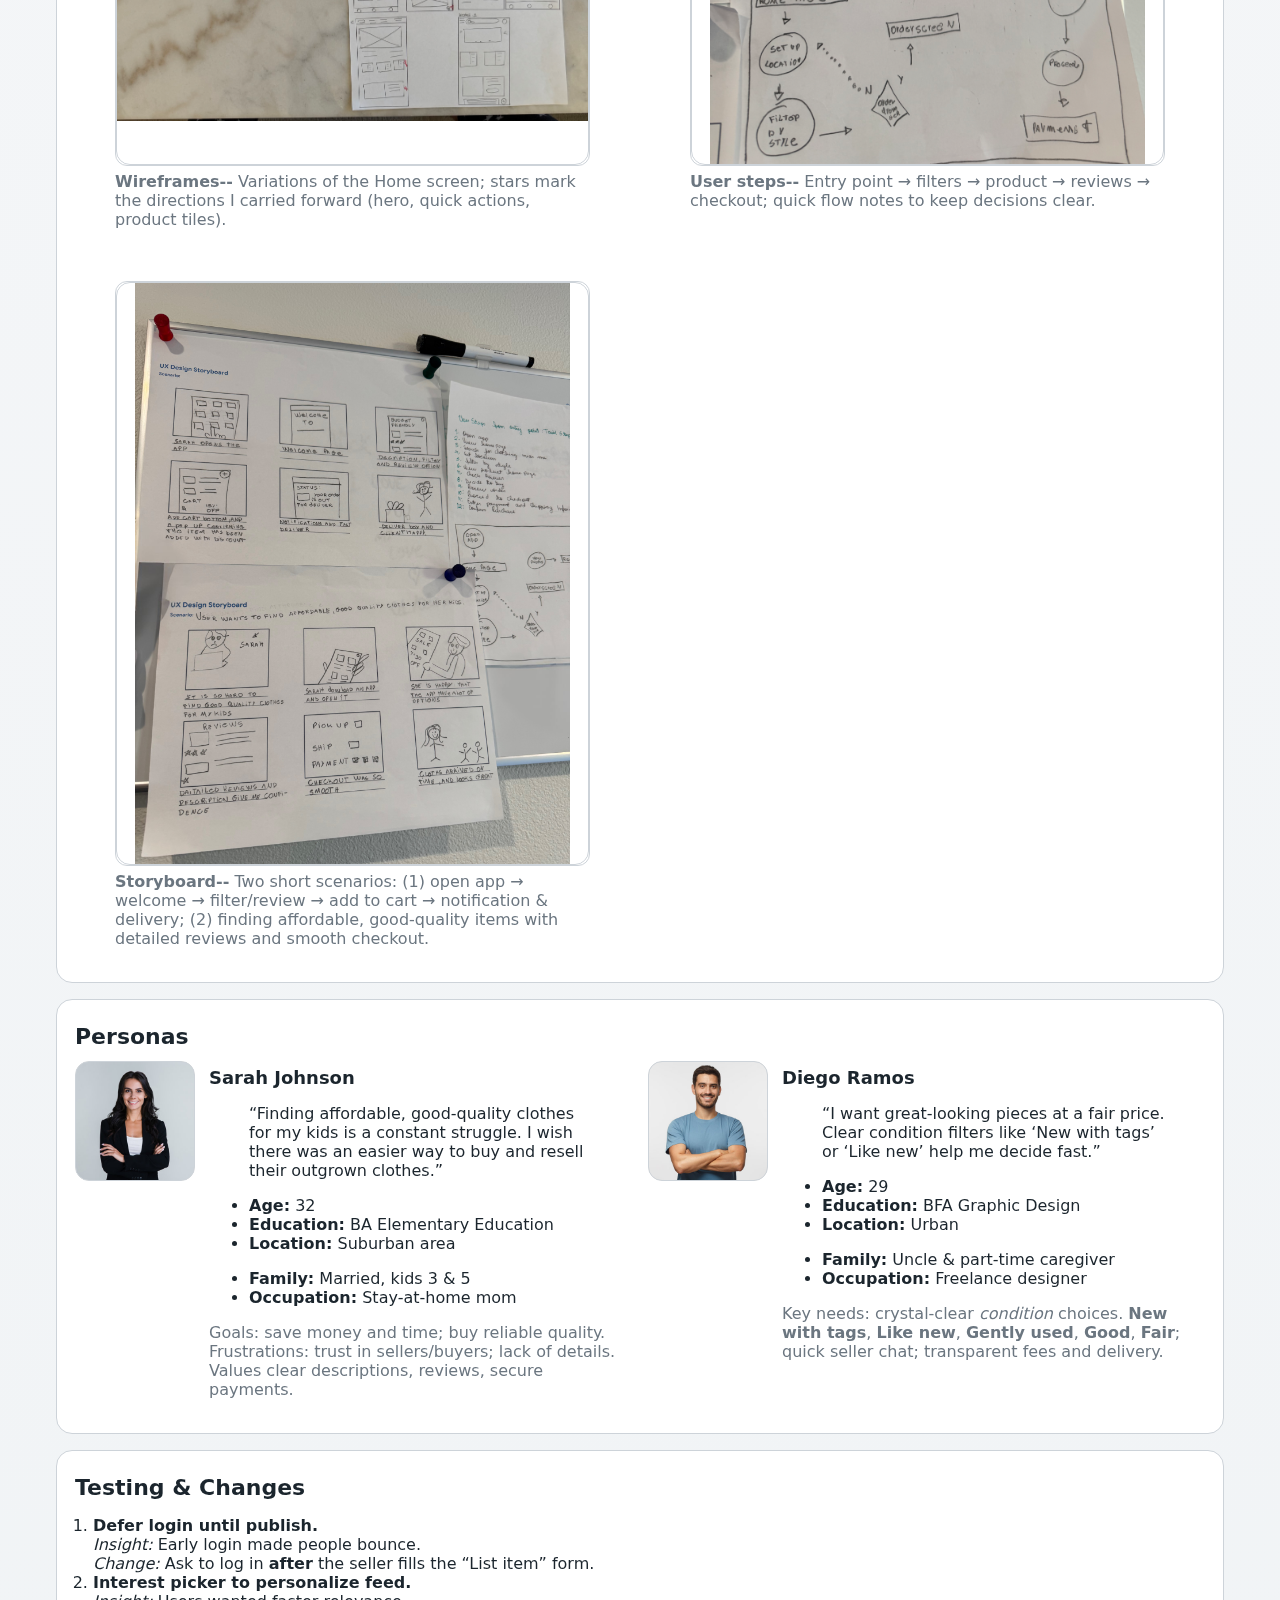
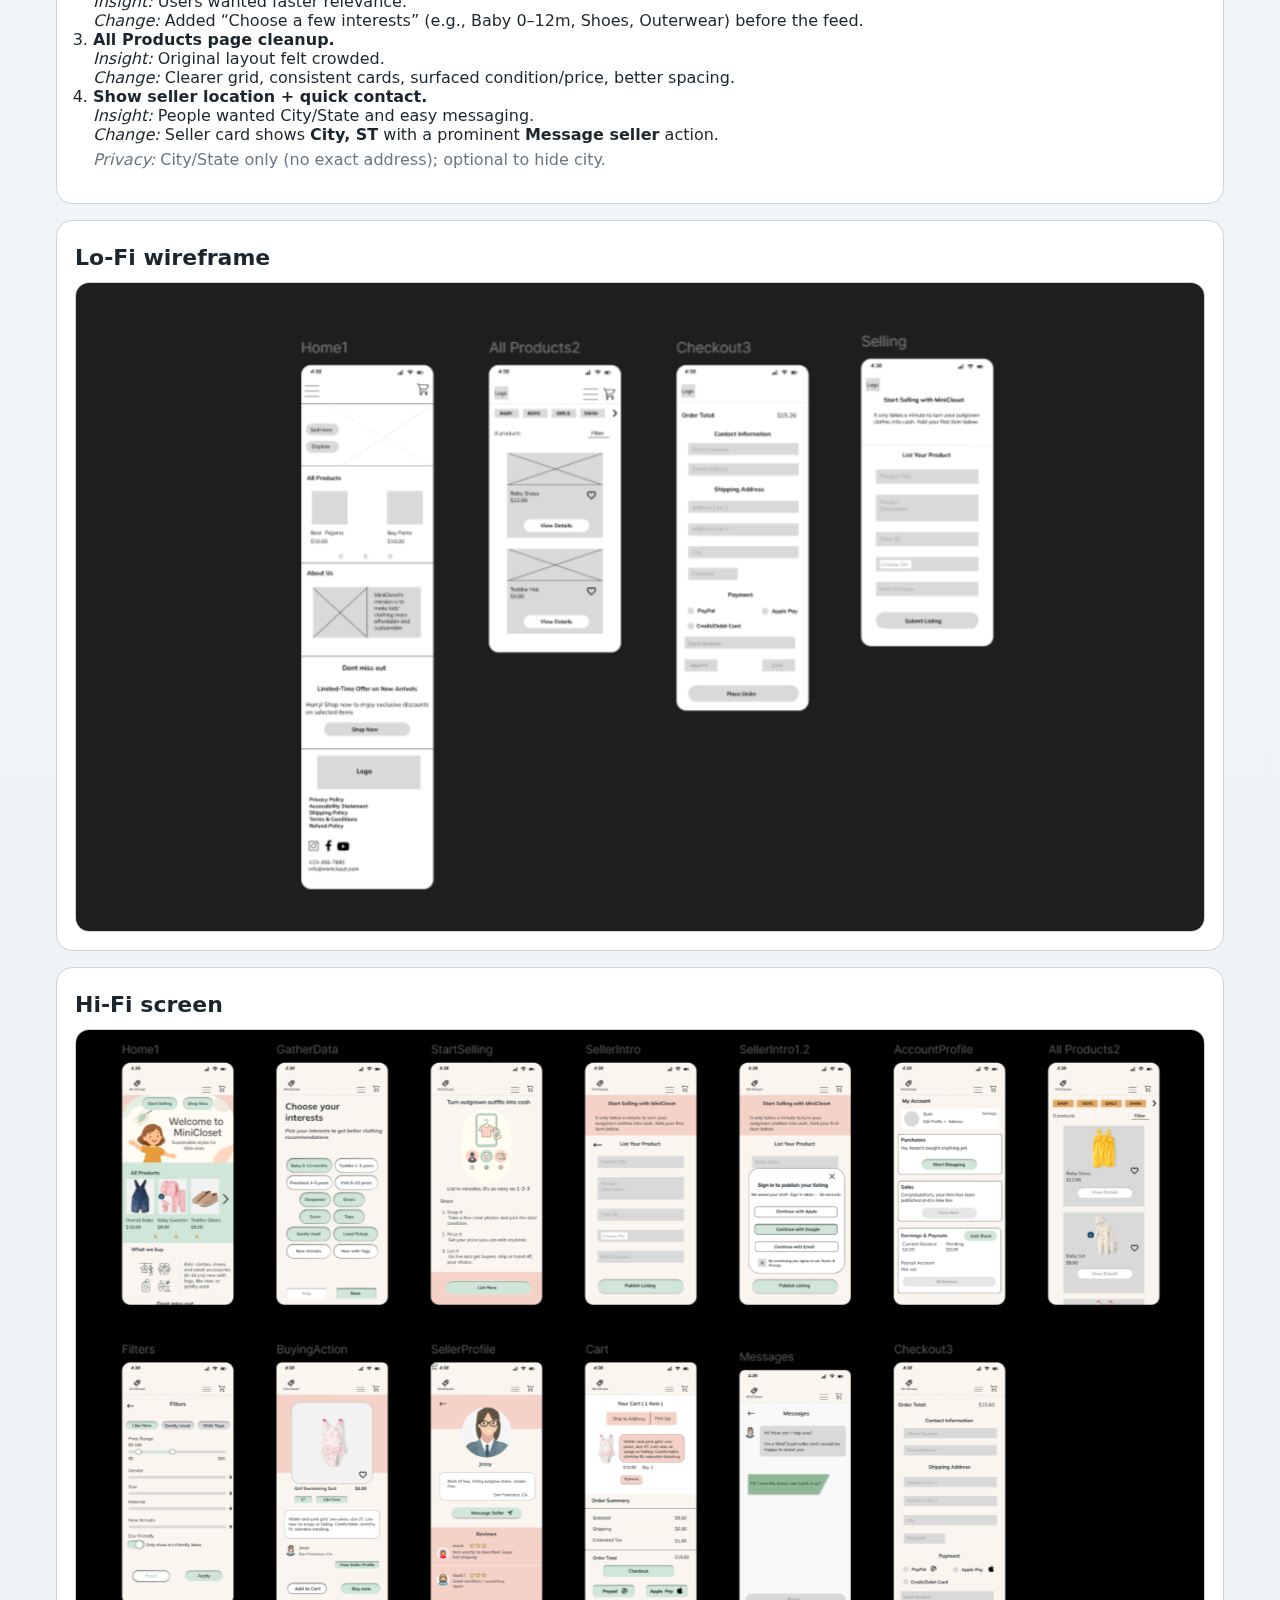
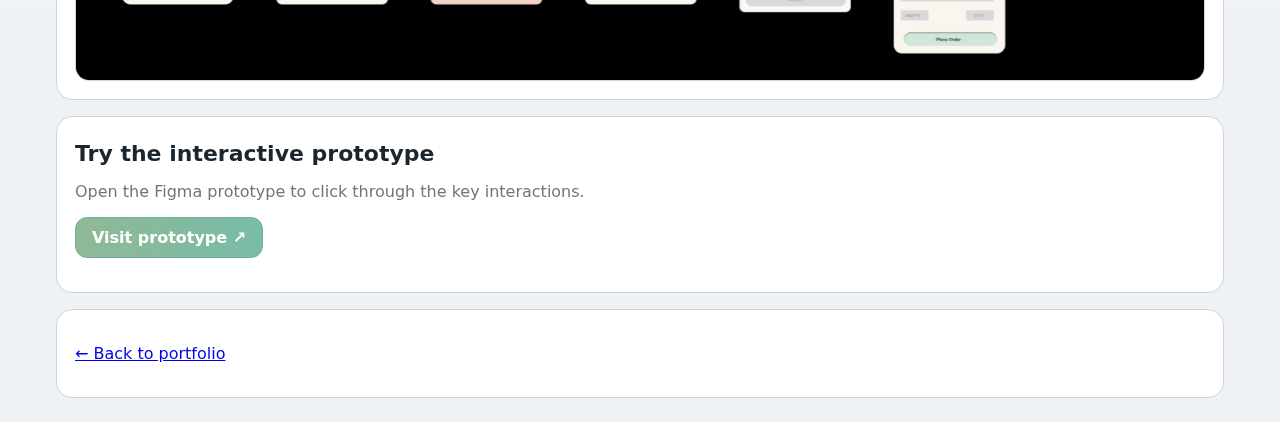
<file: Projects/minicloset-case-study.html>
<!DOCTYPE html>
<html lang="en">
<head>
  <meta charset="utf-8" />
  <meta name="viewport" content="width=device-width, initial-scale=1" />
  <title>MiniCloset — Case Study</title>
  <link rel="stylesheet" href="./minicloset.css" />
</head>
<body>

<div class="mc">
  <!-- TOP BAR -->
  <header class="mc-topbar">
    <div class="mc-topbar__inner">
      <a href="#top" class="brand">
        <!-- moved logo out of topbar; keeping brand text only -->
        <span>MiniCloset • Case Study</span>
      </a>
      <nav class="nav">
        <a href="#overview">Overview</a>
        <a href="#research">Research</a>
        <a href="#paper">Sketches</a>
        <a href="#personas">Personas</a>
        <a href="#journey">Journey</a>
        <a href="#iterations">Iterations</a>
        <a href="#hifi">Hi-Fi</a>
        <!-- New: direct prototype link -->
        <a class="proto-nav" href="https://www.figma.com/proto/HTr3pCSGxADaUd09R4c2xW/High-Fidelity-MiniCloset?node-id=1-6&t=1z9OZyogKxXpqewk-1"
           target="_blank" rel="noopener">Prototype ↗</a>
      </nav>
    </div>
  </header>

  <main id="top" class="mc-main">

    <!-- OVERVIEW -->
    <section id="overview" class="card">
      <!-- NEW: logo within the title area -->
      <div class="page-title">
        <img class="hero-logo" src="./images/brand_logo.png" alt="MiniCloset logo">
        <h1>Parent-Friendly Design: Enhancing the Experience of Buying &amp; Reselling Children’s Clothing</h1>
        <p class="muted">Course project for the <strong>Google UX Design Certificate</strong>.</p>
      </div>

      <p>A parent-friendly marketplace that makes it easy to buy and resell kids’ clothing with clear info, secure payment, sustainability options, and helpful support.</p>

      <div class="stack stack--2">
        <div class="card sub">
          <h3>The problem</h3>
          <p>Many parents struggle to find an affordable, trustworthy platform with easy navigation, detailed item descriptions, user reviews, secure payments, eco-friendly filters, and responsive support or fashion advice.</p>
        </div>

        <div class="card sub">
          <h3>The goal</h3>
          <p>Create a reliable, convenient platform where parents can buy/sell kids’ clothing effortlessly — with clear descriptions, secure checkout, sustainability options, and personalized help.</p>
        </div>
      </div>

      <div class="split">
        <div class="card sub">
          <h3>My role &amp; scope</h3>
          <ul>
            <li><strong>Role:</strong> UX Researcher &amp; UX Designer; coded this case study (HTML/CSS).</li>
            <li><strong>Duration:</strong> <em>One Month </em></li>
            <li><strong>Deliverables:</strong> Research synthesis, personas, journey map, lo-fi → hi-fi, interactive prototype.</li>
          </ul>
        </div>
        <div class="card sub">
          <h3>What makes MiniCloset different?</h3>
          <ul class="bullets">
            <li>Clear condition filters and photo guidance</li>
            <li>Simple <strong>Message seller</strong> option for convenient chat</li>
            <li>Trust signals: reviews + seller badges</li>
          </ul>
        </div>
      </div>
    </section>

    <!-- RESEARCH -->
    <section id="research" class="card">
      <h2>User research</h2>
      <p>Interviews, a small survey/focus group, and a competitive scan revealed three core segments:</p>
      <ul class="bullets">
        <li><strong>Brand-focused</strong> (trend/labels)</li>
        <li><strong>Eco / second-hand</strong> (sustainability first)</li>
        <li><strong>Budget-sensitive</strong> (best value)</li>
      </ul>

      <h3>Pain points</h3>
      <ol class="ol">
        <li>Affordability &amp; trust: budget options + safe transactions</li>
        <li>Decision clarity: detailed info + reviews</li>
        <li>Sustainability: easy eco/second-hand filters</li>
        <li><strong>Chat / messaging:</strong> a simple “Message seller” option that’s convenient</li>
      </ol>
    </section>

    <!-- SKETCHES / FLOWS / STORYBOARD -->
    <section id="paper" class="card">
      <h2>Paper wireframes &amp; early decisions</h2>
      <p class="muted">
        I explored multiple home layouts (★ marks favorites), mapped the main user steps,
        and sketched a quick storyboard to validate the flow before pixels.
      </p>

      <div class="gallery gallery--3">
        <figure class="paper">
          <input type="checkbox" id="zoom-p1" class="zoom-toggle">
          <label class="paper__wrap" for="zoom-p1" title="Click to zoom">
            <img class="img" src="./images/process1.jpg"
                 alt="Process 1: paper wireframes with starred ideas for the home screen">
          </label>
          <figcaption class="muted"><strong>Wireframes--</strong> Variations of the Home screen; stars mark the directions I carried forward (hero, quick actions, product tiles).</figcaption>
        </figure>

        <figure class="paper">
          <input type="checkbox" id="zoom-p2" class="zoom-toggle">
          <label class="paper__wrap" for="zoom-p2" title="Click to zoom">
            <img class="img" src="./images/process2.jpg"
                 alt="Process 2: user steps and flow notes">
          </label>
          <figcaption class="muted"><strong>User steps--</strong> Entry point → filters → product → reviews → checkout; quick flow notes to keep decisions clear.</figcaption>
        </figure>

        <figure class="paper">
          <input type="checkbox" id="zoom-sb" class="zoom-toggle">
          <label class="paper__wrap" for="zoom-sb" title="Click to zoom">
            <img class="img" src="./images/storyboard.jpg"
                 alt="Storyboard showing Sarah opening the app, exploring, adding to cart, getting delivery">
          </label>
          <figcaption class="muted"><strong>Storyboard--</strong> Two short scenarios: (1) open app → welcome → filter/review → add to cart → notification &amp; delivery; (2) finding affordable, good-quality items with detailed reviews and smooth checkout.</figcaption>
        </figure>
      </div>
    </section>

    <!-- PERSONAS -->
    <section id="personas" class="card">
      <h2>Personas</h2>

      <div class="persona-grid">
        <article class="persona">
          <div class="persona__img persona__img--sarah" aria-hidden="true"></div>
          <div class="persona__body">
            <h3>Sarah Johnson</h3>
            <blockquote>“Finding affordable, good-quality clothes for my kids is a constant struggle. I wish there was an easier way to buy and resell their outgrown clothes.”</blockquote>
            <div class="cols">
              <ul>
                <li><strong>Age:</strong> 32</li>
                <li><strong>Education:</strong> BA Elementary Education</li>
                <li><strong>Location:</strong> Suburban area</li>
              </ul>
              <ul>
                <li><strong>Family:</strong> Married, kids 3 &amp; 5</li>
                <li><strong>Occupation:</strong> Stay-at-home mom</li>
              </ul>
            </div>
            <p class="muted">Goals: save money and time; buy reliable quality. Frustrations: trust in sellers/buyers; lack of details. Values clear descriptions, reviews, secure payments.</p>
          </div>
        </article>

        <article class="persona">
          <div class="persona__img persona__img--diego" aria-hidden="true"></div>
          <div class="persona__body">
            <h3>Diego Ramos</h3>
            <blockquote>“I want great-looking pieces at a fair price. Clear condition filters like ‘New with tags’ or ‘Like new’ help me decide fast.”</blockquote>
            <div class="cols">
              <ul>
                <li><strong>Age:</strong> 29</li>
                <li><strong>Education:</strong> BFA Graphic Design</li>
                <li><strong>Location:</strong> Urban</li>
              </ul>
              <ul>
                <li><strong>Family:</strong> Uncle &amp; part-time caregiver</li>
                <li><strong>Occupation:</strong> Freelance designer</li>
              </ul>
            </div>
            <p class="muted">Key needs: crystal-clear <em>condition</em> choices. <strong>New with tags</strong>, <strong>Like new</strong>, <strong>Gently used</strong>, <strong>Good</strong>, <strong>Fair</strong>; quick seller chat; transparent fees and delivery.</p>
          </div>
        </article>
      </div>
    </section>

    <!-- JOURNEY MAP (IMAGE) -->
    <section id="interactions" class="card">
  <h2>Testing & Changes</h2>
  <ol class="ol">
    <li>
      <strong>Defer login until publish.</strong>
      <br><em>Insight:</em> Early login made people bounce.
      <br><em>Change:</em> Ask to log in <strong>after</strong> the seller fills the “List item” form.
    </li>
    <li>
      <strong>Interest picker to personalize feed.</strong>
      <br><em>Insight:</em> Users wanted faster relevance.
      <br><em>Change:</em> Added “Choose a few interests” (e.g., Baby 0–12m, Shoes, Outerwear) before the feed.
    </li>
    <li>
      <strong>All Products page cleanup.</strong>
      <br><em>Insight:</em> Original layout felt crowded.
      <br><em>Change:</em> Clearer grid, consistent cards, surfaced condition/price, better spacing.
    </li>
    <li>
      <strong>Show seller location + quick contact.</strong>
      <br><em>Insight:</em> People wanted City/State and easy messaging.
      <br><em>Change:</em> Seller card shows <strong>City, ST</strong> with a prominent <strong>Message seller</strong> action.
      <div class="muted" style="margin-top:6px"><em>Privacy:</em> City/State only (no exact address); optional to hide city.</div>
    </li>
  </ol>
</section>

    <!-- LO-FI -->
    <section id="lofi" class="card">
      <h2>Lo-Fi wireframe</h2>
      <img class="img" src="./images/lofi1.png" alt="Lo-fi wireframe screenshot">
    </section>

    <!-- HI-FI -->
    <section id="hifi" class="card">
      <h2>Hi-Fi screen</h2>
      <img class="img" src="./images/hifi.png" alt="Hi-fi screen screenshot">
    </section>

    <!-- CTA: Visit prototype -->
    <section class="card cta">
      <h2>Try the interactive prototype</h2>
      <p class="muted">Open the Figma prototype to click through the key interactions.</p>
      <p>
        <a class="btn btn-proto" href="https://www.figma.com/proto/HTr3pCSGxADaUd09R4c2xW/High-Fidelity-MiniCloset?node-id=1-6&t=1z9OZyogKxXpqewk-1"
           target="_blank" rel="noopener">Visit prototype ↗</a>
      </p>
    </section>

    <section class="card">
      <p><a href="../index.html">← Back to portfolio</a></p>
    </section>

  </main>
</div>

</body>
</html>
</file>
<file: assets/css/portfolio.css>
/* =========================
   FRONT-END CARDS
========================= */
.features.mini-cards {
	display: grid;
	margin-bottom: 6rem;
	grid-template-columns: repeat(3, 1fr);
	gap: 2rem;
	align-items: stretch;
}

.features.mini-cards article {
	display: block;
	border: 1px solid rgba(255,255,255,0.08);
	border-radius: 14px;
	overflow: hidden;
	background: rgba(255,255,255,0.02);
	transition: transform 0.25s ease, box-shadow 0.25s ease;
}

/* HOVER */
.features.mini-cards article:hover {
	transform: translateY(-6px);
	box-shadow: 0 12px 30px rgba(0,0,0,0.3);
}

/* IMAGE */
.features.mini-cards .image {
	display: block;
}

.features.mini-cards .image img {
	width: 100%;
	height: 250px;
	object-fit: cover;
	object-position: center;
	display: block;
	border-top-left-radius: 14px;
	border-top-right-radius: 14px;
}

/* CONTENT (MATCH UX STRUCTURE) */
.features.mini-cards article h3,
.features.mini-cards article p,
.features.mini-cards .actions {
	padding-left: 1.6rem;
	padding-right: 1.6rem;
}

/* TITLE */
.features.mini-cards article h3 {
	font-size: 0.95rem;
	margin-top: 1.2rem;
	margin-bottom: 0.6rem;
}

/* TEXT */
.features.mini-cards article p {
	font-size: 1.15rem;   /* 👈 bigger like you wanted */
	line-height: 1.6;
	margin-bottom: 1rem;
}

/* BUTTON */
.features.mini-cards .actions {
	padding-bottom: 1.3rem;
}


/* =========================
   UX CARDS
========================= */
.features.ux-cards {
	display: grid;
	grid-template-columns: repeat(2, 1fr);
	gap: 2rem;
}

.features.ux-cards article {
	display: block;
	border: 1px solid rgba(255,255,255,0.08);
	border-radius: 14px;
	overflow: hidden;
	background: rgba(255,255,255,0.02);
	transition: transform 0.25s ease, box-shadow 0.25s ease;
}

/* HOVER */
.features.ux-cards article:hover {
	transform: translateY(-6px);
	box-shadow: 0 12px 30px rgba(0,0,0,0.3);
}

/* IMAGE */
.features.ux-cards .image {
	display: block;
}

.features.ux-cards .image img {
	width: 100%;
	height: 250px;
	object-fit: contain;
	background: rgba(255,255,255,0.03);
	display: block;
	border-top-left-radius: 14px;
	border-top-right-radius: 14px;
}

/* CONTENT */
.features.ux-cards .ux-card-content {
	padding: 1.3rem 1.6rem;
}

/* TITLE */
.features.ux-cards .ux-card-content h3 {
	font-size: 0.95rem;
	margin-top: 0.5rem;
	margin-bottom: 0.6rem;
	letter-spacing: 0.05em;
}

/* TEXT */
.features.ux-cards .ux-card-content p {
	font-size: 1.15rem;   /* 👈 same as front now */
	line-height: 1.6;
	opacity: 0.9;
}

/* GLOBAL */
.features article h3 {
	font-weight: 600;
}

.features .image {
	border-bottom: 1px solid rgba(255,255,255,0.08);
}


/* =========================
   ABOUT PHOTO
========================= */
.about-photo {
	width: 400px;
	height: 400px;
	object-fit: cover;
	border-radius: 50%;
}


/* =========================
   RESPONSIVE
========================= */
@media (max-width: 768px) {
	.features.mini-cards {
		grid-template-columns: 1fr;
	}

	.features.ux-cards {
		grid-template-columns: 1fr;
	}

	.features.mini-cards .image img,
	.features.ux-cards .image img {
		height: 220px;
	}
}
</file>
<file: assets/css/noscript.css>
/*
	Solid State by HTML5 UP
	html5up.net | @ajlkn
	Free for personal and commercial use under the CCA 3.0 license (html5up.net/license)
*/

/* Banner */

	body.is-preload #banner .logo {
		-moz-transform: none;
		-webkit-transform: none;
		-ms-transform: none;
		transform: none;
		opacity: 1;
	}

	body.is-preload #banner h2 {
		opacity: 1;
		-moz-transform: none;
		-webkit-transform: none;
		-ms-transform: none;
		transform: none;
		-moz-filter: none;
		-webkit-filter: none;
		-ms-filter: none;
		filter: none;
	}

	body.is-preload #banner p {
		opacity: 01;
		-moz-transform: none;
		-webkit-transform: none;
		-ms-transform: none;
		transform: none;
		-moz-filter: none;
		-webkit-filter: none;
		-ms-filter: none;
		filter: none;
	}
</file>
<file: Projects/style.css>
/* ====== Base / Theme ====== */
:root{
  --bg: #FAF6F2;          /* beige page background */
  --surface: #ffffff;     /* cards/sections */
  --ink: #222222;         /* main text */
  --muted: #666666;       /* secondary text */
  --line: #ECECEC;        /* dividers */
  --red: #3FB8AF;         /* primary CTA */
  --turq: #3FB8AF;        /* accent */
  --max: 1100px;
  --gap: 24px;
  --radius: 12px;
  --shadow: 0 2px 8px rgba(0,0,0,.06);
}

*{box-sizing:border-box;margin:0;padding:0}
html,body{height:100%}
body{
  font-family: system-ui,-apple-system,"Segoe UI",Roboto,Helvetica,Arial,sans-serif;
  color: var(--ink);
  background: var(--bg);
  line-height: 1.6;
}


/* ====== Layout ====== */
.wrap{max-width:var(--max);margin:auto;padding:32px 20px}
section{padding:40px 0;border-top:1px solid var(--line)}
h1,h2,h3{line-height:1.25;margin:0 0 .6rem}
h1{font-size: clamp(1.8rem, 2.2vw + 1.2rem, 2.4rem); color: var(--red);}
h2{font-size: clamp(1.3rem, 1.6vw + .9rem, 1.6rem); color:#2c3e50;}
h3{font-size: 1.05rem; color: var(--red);}

p{margin:.4rem 0 1rem}
ul,ol{margin: .2rem 0 1rem 1.2rem}

.subtle{color:var(--muted)}

/* ====== Hero / Logos ====== */
.hero{display:grid;gap:16px;align-items:start}
.hero img { width: 250px !important; height: auto; }
.hero__title{margin-top:.3rem}

/* ====== Cards & Groups ====== */
.card{
  background:var(--surface);
  border:1px solid var(--line);
  border-radius:var(--radius);
  box-shadow:var(--shadow);
  padding:18px;
}

.grid-2{display:grid;gap:var(--gap)}
@media(min-width:900px){ .grid-2{grid-template-columns:1fr 1fr} }

.gallery{display:grid;gap:var(--gap)}
@media(min-width:800px){ .gallery{grid-template-columns:repeat(3,1fr)} }

.center{text-align:center}

/* ====== Figures ====== */
figure{margin:14px 0}
figure img{
  width:100%;height:auto;border-radius:var(--radius);
  box-shadow: var(--shadow);
}
figcaption{font-size:.92rem;color:var(--muted);margin-top:.35rem}

/* ====== Personas ====== */
.personas{display:grid;gap:var(--gap)}
@media(min-width:950px){ .personas{grid-template-columns:1fr 1fr} }

.persona{
  background:var(--surface);
  border:1px solid var(--line);
  border-radius:var(--radius);
  padding:22px;
  box-shadow:var(--shadow);
}
.persona img{
  width:96px;height:96px;border-radius:50%;object-fit:cover;
  display:block;margin:0 auto 12px;border:3px solid #f2f2f2;
}

/* ====== Links / Buttons ====== */
a{color:var(--turq);text-decoration:none}
a:hover{text-decoration:underline}

.button{
  display:inline-block;
  background:var(--red);
  color:#fff;
  text-decoration:none;
  padding:12px 18px;
  border-radius:10px;
  box-shadow: var(--shadow);
}
.button:hover{filter:brightness(.95)}

/* ====== Utilities ====== */
hr{border:0;border-top:1px solid var(--line);margin:24px 0}

p,
li {
  margin: 0.2rem 0;
  font-size: 18px;      /* consistent for paragraphs + lists */
  line-height: 1.6;
}

.role-did {
  display: flex;
  gap: 40px;            /* space between them */
  align-items: flex-start;
}

.role, .did {
  flex: 1;              /* equal width */
}

.role-did h2 {
  font-size: 1.4rem;    /* same size for both headings */
  margin-bottom: 0.5rem;
}

.research p {
  line-height: 2;      /* double line spacing */
  margin-bottom: 2rem; /* extra space between paragraphs */
}

.insights__grid {
  display: grid;
  grid-template-columns: repeat(auto-fit, minmax(200px, 1fr));
  gap: 30px;
  list-style: none;
  padding: 0;
  margin-top: 1rem;   /* tighter spacing under last paragraph */
  text-align: center;
}

.insight__circle {
  width: 180px;
  height: 180px;
  border-radius: 50%;
  background: var(--turq); /* turquoise */
  display: flex;
  flex-direction: column;
  justify-content: center;
  align-items: center;
  margin: auto;
  padding: 20px;
  color: #fff;
  box-shadow: var(--shadow);
}

.insight__title {
  font-size: 1.1rem;
  font-weight: bold;
  margin-bottom: .4rem;
}

.insight__subtitle {
  font-size: 1rem;
  line-height: 1.4;
}

.insights__caption {
  text-align: center;
  margin-top: 1.5rem;
  font-size: 1.1rem;     /* slightly larger for readability */
  line-height: 1.6;
  color: var(--ink);     /* use main text color instead of muted gray */
  max-width: 700px;      /* keep it narrower for easier reading */
  margin-left: auto;
  margin-right: auto;
}

/* Competitive analysis captions */
.gallery figcaption {
  font-size: 18px;   /* bigger text */
  line-height: 1.6;  /* keep spacing nice */
  color: var(--ink); /* use your main text color */
}

.persona h4 { margin-top: 10px; color: #2c3e50; font-size: 1rem; }


/* sketches grid: 3 per row desktop, 2 on smaller screens, last row centered */
.sketches-grid{
  display: flex;
  flex-wrap: wrap;
  gap: var(--gap);
  justify-content: center;              /* centers the last row */
}

.sketches-grid img{
  flex: 0 1 calc(33.333% - var(--gap)); /* 3 per row */
  max-width: calc(33.333% - var(--gap));
  width: 100%;
  height: auto;
  border-radius: var(--radius);
  box-shadow: var(--shadow);
}

@media (max-width: 900px){
  .sketches-grid img{
    flex-basis: calc(50% - var(--gap)); /* 2 per row on smaller screens */
    max-width: calc(50% - var(--gap));
  }
}


/* ====== Split layout for side-by-side panels ====== */
.split {
  display: flex;
  gap: var(--gap);
  align-items: stretch;
  margin-top: 1rem;
}
.split > * {
  flex: 1;
  min-width: 260px;
  display: flex;
  flex-direction: column; 
}

/* stack on narrow screens */
@media (max-width: 820px){
  .split { flex-direction: column; }
}

/* optional: tidy lists inside cards */
.card ul { margin-left: 1.1rem; }
.card h4 { margin: .4rem 0 .2rem; color:#2c3e50; font-size:1rem; }
.card p { margin: .2rem 0 .6rem; }
</file>
<file: Projects/minicloset.css>
/* ===== Palette / base ===== */
:root{
  --cream:#FAF6EF; --mint:#CFE6D8; --beige:#E9DDCF;
  --charcoal:#1B252D; --border:#CDD3D9; --accent:#8FB995;
  --muted:#6B7680; --white:#fff;

  /* topbar sizing */
  --topbar-h: 72px;     /* bar height */
  --logo-pad: 12px;     /* spacing around the logo */
}

*{box-sizing:border-box}
html,body{margin:0}
body{
  font-family:system-ui,-apple-system,"Segoe UI",Roboto,Helvetica,Arial,sans-serif;
  color:var(--charcoal);
  background:linear-gradient(180deg,#f6f7f9,#eef2f4);
}

/* ===== Top bar ===== */
.mc-topbar{position:sticky; top:0; z-index:5; backdrop-filter:saturate(180%) blur(8px);
  background:rgba(255,255,255,.75); border-bottom:1px solid var(--border)}
.mc-topbar__inner{max-width:1100px; margin:0 auto; padding:0 16px;
  height:var(--topbar-h); display:flex; align-items:center; gap:16px}
.brand{display:flex; align-items:center; gap:10px; font-weight:700; color:var(--charcoal); text-decoration:none}
.brand__logo{height:calc(var(--topbar-h) - var(--logo-pad)); width:auto; display:block}
.nav{margin-left:auto; display:flex; gap:14px}
.nav a{color:var(--charcoal); text-decoration:none; font-weight:600}
.nav a:hover{text-decoration:underline}

/* ===== Main / cards ===== */
.mc-main{max-width:1100px; margin:24px auto; padding:0 16px}
.card{background:#fff; border:1px solid var(--border); border-radius:16px; padding:18px; margin:16px 0}
.card.sub{margin:0}

h1{font-size:28px; line-height:1.25; margin:10px 0 6px}
h2{font-size:22px; margin:6px 0 12px}
h3{font-size:18px; margin:6px 0 10px}
.bullets{padding-left:18px}
.ol{padding-left:18px}
.muted{color:var(--muted)}

.split{display:grid; gap:16px}
.stack{display:grid; gap:16px}
.stack--2{grid-template-columns:1fr}
@media (min-width:900px){
  .split{grid-template-columns:1fr 1fr}
  .stack--2{grid-template-columns:1fr 1fr}
}

/* ===== Personas ===== */
.persona-grid{display:grid; gap:16px}
@media (min-width:900px){ .persona-grid{grid-template-columns:1fr 1fr} }
.persona{display:grid; grid-template-columns:120px 1fr; gap:14px; align-items:start}

/* photo box (background images below) */
.persona__img{
  width:100%; aspect-ratio:1/1; border-radius:14px;
  background-color:var(--beige);
  border:1px solid var(--border);
  background-size:cover; background-position:center;
}

/* These paths are relative to THIS CSS file (Projects/minicloset.css) */
.persona__img--sarah{ background-image:url("./images/sarah.jpg"); }
.persona__img--diego{ background-image:url("./images/diego.jpg"); }

/* Images */
.img{width:100%; height:auto; display:block; border:1px solid var(--border); border-radius:14px; background:#fff}
.paper figcaption{margin-top:6px}

/* ===== Iterations ===== */
.iter{border:1px dashed var(--border); border-radius:12px; padding:14px}
.iter__grid{display:grid; gap:10px}
@media (min-width:900px){ .iter__grid{grid-template-columns:1fr 1fr} }
.change{margin:8px 0 0 18px}
.tags{display:flex; gap:8px; flex-wrap:wrap; margin-top:6px}

/* Chips */
.chip{display:inline-block; padding:6px 10px; border:1px solid var(--border); border-radius:999px; background:#fff; color:var(--charcoal)}

/* Accordions */
.acc{border:1px solid var(--border); border-radius:12px; padding:8px 12px; margin-bottom:10px; background:#fff}
.acc > summary{cursor:pointer; font-weight:700; list-style:none}
.acc > summary::-webkit-details-marker{display:none}
.acc[open]{background:linear-gradient(180deg,#fff,#fbfbfb)}


/* Gallery sizing */
.gallery{display:grid; gap:20px}
.gallery--3{grid-template-columns:1fr}                      /* phones */
@media (min-width:1200px){ .gallery--3{grid-template-columns:1fr 1fr} }  /* wide: 2 cols */

/* Zoom (CSS-only) */
.zoom-toggle{display:none}

.paper__wrap{
  position:relative; overflow:hidden; display:block; cursor:zoom-in;
  border:1px solid var(--border); border-radius:12px; background:#fff;
  height:65vh;                            /* equal height */
}
@media (max-width:600px){ .paper__wrap{ height:55vh; } }

.paper__wrap > img{
  width:100%; height:100%; max-height:none;
  object-fit:contain; display:block; transition:transform .25s ease;
}

/* Zoomed state */
.zoom-toggle:checked + .paper__wrap{ overflow:auto; cursor:zoom-out; }
.zoom-toggle:checked + .paper__wrap > img{ transform:scale(1.9); }

/* Title area with logo */
.page-title{
  display:flex; align-items:center; gap:12px; margin-bottom:8px;
}
.hero-logo{
  height:120px; width:auto; display:block;
}

/* Top bar hover – colorful pill effect */
.nav a{
  position:relative; padding:6px 10px; border-radius:10px; transition:background .2s,color .2s;
}
.nav a:hover, .nav a:focus-visible{
  color:#fff;
  background: linear-gradient(90deg, var(--accent), #9ed7c5, #cfe6d8);
}

/* Prototype link highlight in topbar */
.nav .proto-nav{
  font-weight:700;
  border:1px solid var(--border);
}
.nav .proto-nav:hover{ box-shadow:0 0 0 2px rgba(143,185,149,.25) inset; }

/* CTA button at page end */
.btn{
  display:inline-block; padding:10px 16px; border-radius:12px;
  text-decoration:none; font-weight:700;
}
.btn-proto{
  color:#fff; background: linear-gradient(90deg, var(--accent), #78bca8);
  border:1px solid #6fb09c;
}
.btn-proto:hover{ filter:brightness(1.05); }

/* Optional: slightly larger main width for showcase */
@media (min-width:1200px){
  .mc-main{ max-width:1200px; }
}
</file>
<file: assets/css/main.css>
@import url(fontawesome-all.min.css);
@import url("https://fonts.googleapis.com/css?family=Raleway:200,700|Source+Sans+Pro:300,600,300italic,600italic");


html, body, div, span, applet, object,
iframe, h1, h2, h3, h4, h5, h6, p, blockquote,
pre, a, abbr, acronym, address, big, cite,
code, del, dfn, em, img, ins, kbd, q, s, samp,
small, strike, strong, sub, sup, tt, var, b,
u, i, center, dl, dt, dd, ol, ul, li, fieldset,
form, label, legend, table, caption, tbody,
tfoot, thead, tr, th, td, article, aside,
canvas, details, embed, figure, figcaption,
footer, header, hgroup, menu, nav, output, ruby,
section, summary, time, mark, audio, video {
	margin: 0;
	padding: 0;
	border: 0;
	font-size: 100%;
	font: inherit;
	vertical-align: baseline;}

article, aside, details, figcaption, figure,
footer, header, hgroup, menu, nav, section {
	display: block;}

body {
	line-height: 1;
}

ol, ul {
	list-style: none;
}


.profile-pic {
    width: 220px;
    border-radius: 50%;
    box-shadow: 0 4px 20px rgba(0, 0, 0, 0.2);
    margin-bottom: 1em;
}



blockquote, q {
	quotes: none;
}

	blockquote:before, blockquote:after, q:before, q:after {
		content: '';
		content: none;
	}

table {
	border-collapse: collapse;
	border-spacing: 0;
}

body {
	-webkit-text-size-adjust: none;
}

mark {
	background-color: transparent;
	color: inherit;
}

input::-moz-focus-inner {
	border: 0;
	padding: 0;
}

input, select, textarea {
	-moz-appearance: none;
	-webkit-appearance: none;
	-ms-appearance: none;
	appearance: none;
}

/* Basic */

	@-ms-viewport {
		width: device-width;
	}

	body {
		-ms-overflow-style: scrollbar;
	}

	@media screen and (max-width: 480px) {

		html, body {
			min-width: 320px;
		}

	}

	html {
		box-sizing: border-box;
	}

	*, *:before, *:after {
		box-sizing: inherit;
	}

	body {
		background-color: #2e3141;
		background-image: linear-gradient(to top, rgba(46, 49, 65, 0.8), rgba(46, 49, 65, 0.8)), url("../../images/bg.jpg");
		background-size: auto,
 cover;
		background-attachment: fixed,
 fixed;
		background-position: center,
 center;
	}

		body.is-preload *, body.is-preload *:before, body.is-preload *:after {
			-moz-animation: none !important;
			-webkit-animation: none !important;
			-ms-animation: none !important;
			animation: none !important;
			-moz-transition: none !important;
			-webkit-transition: none !important;
			-ms-transition: none !important;
			transition: none !important;
		}

/* Type */

	body, input, select, textarea {
		color: #ffffff;
		font-family: "Source Sans Pro", Helvetica, sans-serif;
		font-size: 16.5pt;
		font-weight: 300;
		line-height: 1.65;
	}

		@media screen and (max-width: 1680px) {

			body, input, select, textarea {
				font-size: 13pt;
			}

		}

		@media screen and (max-width: 1280px) {

			body, input, select, textarea {
				font-size: 12pt;
			}

		}

		@media screen and (max-width: 980px) {

			body, input, select, textarea {
				font-size: 12pt;
			}

		}

		@media screen and (max-width: 736px) {

			body, input, select, textarea {
				font-size: 12pt;
			}

		}

		@media screen and (max-width: 480px) {

			body, input, select, textarea {
				font-size: 12pt;
			}

		}

	a {
		-moz-transition: color 0.2s ease-in-out, border-bottom-color 0.2s ease-in-out;
		-webkit-transition: color 0.2s ease-in-out, border-bottom-color 0.2s ease-in-out;
		-ms-transition: color 0.2s ease-in-out, border-bottom-color 0.2s ease-in-out;
		transition: color 0.2s ease-in-out, border-bottom-color 0.2s ease-in-out;
		border-bottom: dotted 1px rgba(255, 255, 255, 0.35);
		color: #ffffff;
		text-decoration: none;
	}

		a:hover {
			border-bottom-color: transparent;
			color: #ffffff !important;
		}

		a.special:not(.button) {
			text-decoration: none;
			border-bottom: 0;
			display: block;
			font-family: Raleway, Helvetica, sans-serif;
			font-size: 0.8em;
			font-weight: 700;
			letter-spacing: 0.1em;
			margin: 0 0 2em 0;
			text-transform: uppercase;
		}

			a.special:not(.button):before {
				-moz-osx-font-smoothing: grayscale;
				-webkit-font-smoothing: antialiased;
				display: inline-block;
				font-style: normal;
				font-variant: normal;
				text-rendering: auto;
				line-height: 1;
				text-transform: none !important;
				font-family: 'Font Awesome 5 Free';
				font-weight: 900;
			}

			a.special:not(.button):before {
				-moz-transition: background-color 0.2s ease-in-out;
				-webkit-transition: background-color 0.2s ease-in-out;
				-ms-transition: background-color 0.2s ease-in-out;
				transition: background-color 0.2s ease-in-out;
				border-radius: 100%;
				border: solid 2px rgba(255, 255, 255, 0.125);
				content: '\f105';
				display: inline-block;
				font-size: 1.25em;
				height: 2em;
				line-height: 1.75em;
				margin-right: 0.85em;
				text-align: center;
				text-indent: 0.15em;
				vertical-align: middle;
				width: 2em;
			}

			a.special:not(.button):hover:before {
				background-color: rgba(255, 255, 255, 0.025);
			}

			a.special:not(.button):active:before {
				background-color: rgba(255, 255, 255, 0.075);
			}

	strong, b {
		color: #ffffff;
		font-weight: 600;
	}

	em, i {
		font-style: italic;
	}

	p {
		margin: 0 0 2em 0;
	}

	h1, h2, h3, h4, h5, h6 {
		color: #ffffff;
		font-family: Raleway, Helvetica, sans-serif;
		font-weight: 700;
		letter-spacing: 0.1em;
		margin: 0 0 1em 0;
		text-transform: uppercase;
	}

		h1 a, h2 a, h3 a, h4 a, h5 a, h6 a {
			color: inherit;
			text-decoration: none;
			border-bottom: 0;
		}

		h1 span, h2 span, h3 span, h4 span, h5 span, h6 span {
			font-weight: 200;
		}

		h1.major, h2.major, h3.major, h4.major, h5.major, h6.major {
			padding-bottom: 1em;
			border-bottom: solid 2px rgba(255, 255, 255, 0.125);
		}

	h2 {
		font-size: 1.2em;
	}

	h3 {
		font-size: 0.9em;
	}

	h4 {
		font-size: 0.7em;
	}

	h5 {
		font-size: 0.7em;
	}

	h6 {
		font-size: 0.7em;
	}

	@media screen and (max-width: 736px) {

		h2 {
			font-size: 1em;
		}

		h3 {
			font-size: 0.8em;
		}

	}

	sub {
		font-size: 0.8em;
		position: relative;
		top: 0.5em;
	}

	sup {
		font-size: 0.8em;
		position: relative;
		top: -0.5em;
	}

	blockquote {
		border-left: solid 4px rgba(255, 255, 255, 0.125);
		font-style: italic;
		margin: 0 0 2em 0;
		padding: 0.5em 0 0.5em 2em;
	}

	code {
		background: rgba(255, 255, 255, 0.025);
		border-radius: 5px;
		border: solid 2px rgba(255, 255, 255, 0.125);
		font-family: "Courier New", monospace;
		font-size: 0.9em;
		margin: 0 0.25em;
		padding: 0.25em 0.65em;
	}

	pre {
		-webkit-overflow-scrolling: touch;
		font-family: "Courier New", monospace;
		font-size: 0.9em;
		margin: 0 0 2em 0;
	}

		pre code {
			display: block;
			line-height: 1.75em;
			padding: 1em 1.5em;
			overflow-x: auto;
		}

	hr {
		border: 0;
		border-bottom: solid 2px rgba(255, 255, 255, 0.125);
		margin: 2.5em 0;
	}

		hr.major {
			margin: 4em 0;
		}

	.align-left {
		text-align: left;
	}

	.align-center {
		text-align: center;
	}

	.align-right {
		text-align: right;
	}

/* Row */

	.row {
		display: flex;
		flex-wrap: wrap;
		box-sizing: border-box;
		align-items: stretch;
	}

		.row > * {
			box-sizing: border-box;
		}

		.row.gtr-uniform > * > :last-child {
			margin-bottom: 0;
		}

		.row.aln-left {
			justify-content: flex-start;
		}

		.row.aln-center {
			justify-content: center;
		}

		.row.aln-right {
			justify-content: flex-end;
		}

		.row.aln-top {
			align-items: flex-start;
		}

		.row.aln-middle {
			align-items: center;
		}

		.row.aln-bottom {
			align-items: flex-end;
		}

		.row > .imp {
			order: -1;
		}

		.row > .col-1 {
			width: 8.33333%;
		}

		.row > .off-1 {
			margin-left: 8.33333%;
		}

		.row > .col-2 {
			width: 16.66667%;
		}

		.row > .off-2 {
			margin-left: 16.66667%;
		}

		.row > .col-3 {
			width: 25%;
		}

		.row > .off-3 {
			margin-left: 25%;
		}

		.row > .col-4 {
			width: 33.33333%;
		}

		.row > .off-4 {
			margin-left: 33.33333%;
		}

		.row > .col-5 {
			width: 41.66667%;
		}

		.row > .off-5 {
			margin-left: 41.66667%;
		}

		.row > .col-6 {
			width: 50%;
		}

		.row > .off-6 {
			margin-left: 50%;
		}

		.row > .col-7 {
			width: 58.33333%;
		}

		.row > .off-7 {
			margin-left: 58.33333%;
		}

		.row > .col-8 {
			width: 66.66667%;
		}

		.row > .off-8 {
			margin-left: 66.66667%;
		}

		.row > .col-9 {
			width: 75%;
		}

		.row > .off-9 {
			margin-left: 75%;
		}

		.row > .col-10 {
			width: 83.33333%;
		}

		.row > .off-10 {
			margin-left: 83.33333%;
		}

		.row > .col-11 {
			width: 91.66667%;
		}

		.row > .off-11 {
			margin-left: 91.66667%;
		}

		.row > .col-12 {
			width: 100%;
		}

		.row > .off-12 {
			margin-left: 100%;
		}

		.row.gtr-0 {
			margin-top: 0;
			margin-left: 0em;
		}

			.row.gtr-0 > * {
				padding: 0 0 0 0em;
			}

			.row.gtr-0.gtr-uniform {
				margin-top: 0em;
			}

				.row.gtr-0.gtr-uniform > * {
					padding-top: 0em;
				}

		.row.gtr-25 {
			margin-top: 0;
			margin-left: -0.4375em;
		}

			.row.gtr-25 > * {
				padding: 0 0 0 0.4375em;
			}

			.row.gtr-25.gtr-uniform {
				margin-top: -0.4375em;
			}

				.row.gtr-25.gtr-uniform > * {
					padding-top: 0.4375em;
				}

		.row.gtr-50 {
			margin-top: 0;
			margin-left: -0.875em;
		}

			.row.gtr-50 > * {
				padding: 0 0 0 0.875em;
			}

			.row.gtr-50.gtr-uniform {
				margin-top: -0.875em;
			}

				.row.gtr-50.gtr-uniform > * {
					padding-top: 0.875em;
				}

		.row {
			margin-top: 0;
			margin-left: -1.75em;
		}

			.row > * {
				padding: 0 0 0 1.75em;
			}

			.row.gtr-uniform {
				margin-top: -1.75em;
			}

				.row.gtr-uniform > * {
					padding-top: 1.75em;
				}

		.row.gtr-150 {
			margin-top: 0;
			margin-left: -2.625em;
		}

			.row.gtr-150 > * {
				padding: 0 0 0 2.625em;
			}

			.row.gtr-150.gtr-uniform {
				margin-top: -2.625em;
			}

				.row.gtr-150.gtr-uniform > * {
					padding-top: 2.625em;
				}

		.row.gtr-200 {
			margin-top: 0;
			margin-left: -3.5em;
		}

			.row.gtr-200 > * {
				padding: 0 0 0 3.5em;
			}

			.row.gtr-200.gtr-uniform {
				margin-top: -3.5em;
			}

				.row.gtr-200.gtr-uniform > * {
					padding-top: 3.5em;
				}

		@media screen and (max-width: 1680px) {

			.row {
				display: flex;
				flex-wrap: wrap;
				box-sizing: border-box;
				align-items: stretch;
			}

				.row > * {
					box-sizing: border-box;
				}

				.row.gtr-uniform > * > :last-child {
					margin-bottom: 0;
				}

				.row.aln-left {
					justify-content: flex-start;
				}

				.row.aln-center {
					justify-content: center;
				}

				.row.aln-right {
					justify-content: flex-end;
				}

				.row.aln-top {
					align-items: flex-start;
				}

				.row.aln-middle {
					align-items: center;
				}

				.row.aln-bottom {
					align-items: flex-end;
				}

				.row > .imp-xlarge {
					order: -1;
				}

				.row > .col-1-xlarge {
					width: 8.33333%;
				}

				.row > .off-1-xlarge {
					margin-left: 8.33333%;
				}

				.row > .col-2-xlarge {
					width: 16.66667%;
				}

				.row > .off-2-xlarge {
					margin-left: 16.66667%;
				}

				.row > .col-3-xlarge {
					width: 25%;
				}

				.row > .off-3-xlarge {
					margin-left: 25%;
				}

				.row > .col-4-xlarge {
					width: 33.33333%;
				}

				.row > .off-4-xlarge {
					margin-left: 33.33333%;
				}

				.row > .col-5-xlarge {
					width: 41.66667%;
				}

				.row > .off-5-xlarge {
					margin-left: 41.66667%;
				}

				.row > .col-6-xlarge {
					width: 50%;
				}

				.row > .off-6-xlarge {
					margin-left: 50%;
				}

				.row > .col-7-xlarge {
					width: 58.33333%;
				}

				.row > .off-7-xlarge {
					margin-left: 58.33333%;
				}

				.row > .col-8-xlarge {
					width: 66.66667%;
				}

				.row > .off-8-xlarge {
					margin-left: 66.66667%;
				}

				.row > .col-9-xlarge {
					width: 75%;
				}

				.row > .off-9-xlarge {
					margin-left: 75%;
				}

				.row > .col-10-xlarge {
					width: 83.33333%;
				}

				.row > .off-10-xlarge {
					margin-left: 83.33333%;
				}

				.row > .col-11-xlarge {
					width: 91.66667%;
				}

				.row > .off-11-xlarge {
					margin-left: 91.66667%;
				}

				.row > .col-12-xlarge {
					width: 100%;
				}

				.row > .off-12-xlarge {
					margin-left: 100%;
				}

				.row.gtr-0 {
					margin-top: 0;
					margin-left: 0em;
				}

					.row.gtr-0 > * {
						padding: 0 0 0 0em;
					}

					.row.gtr-0.gtr-uniform {
						margin-top: 0em;
					}

						.row.gtr-0.gtr-uniform > * {
							padding-top: 0em;
						}

				.row.gtr-25 {
					margin-top: 0;
					margin-left: -0.4375em;
				}

					.row.gtr-25 > * {
						padding: 0 0 0 0.4375em;
					}

					.row.gtr-25.gtr-uniform {
						margin-top: -0.4375em;
					}

						.row.gtr-25.gtr-uniform > * {
							padding-top: 0.4375em;
						}

				.row.gtr-50 {
					margin-top: 0;
					margin-left: -0.875em;
				}

					.row.gtr-50 > * {
						padding: 0 0 0 0.875em;
					}

					.row.gtr-50.gtr-uniform {
						margin-top: -0.875em;
					}

						.row.gtr-50.gtr-uniform > * {
							padding-top: 0.875em;
						}

				.row {
					margin-top: 0;
					margin-left: -1.75em;
				}

					.row > * {
						padding: 0 0 0 1.75em;
					}

					.row.gtr-uniform {
						margin-top: -1.75em;
					}

						.row.gtr-uniform > * {
							padding-top: 1.75em;
						}

				.row.gtr-150 {
					margin-top: 0;
					margin-left: -2.625em;
				}

					.row.gtr-150 > * {
						padding: 0 0 0 2.625em;
					}

					.row.gtr-150.gtr-uniform {
						margin-top: -2.625em;
					}

						.row.gtr-150.gtr-uniform > * {
							padding-top: 2.625em;
						}

				.row.gtr-200 {
					margin-top: 0;
					margin-left: -3.5em;
				}

					.row.gtr-200 > * {
						padding: 0 0 0 3.5em;
					}

					.row.gtr-200.gtr-uniform {
						margin-top: -3.5em;
					}

						.row.gtr-200.gtr-uniform > * {
							padding-top: 3.5em;
						}

		}

		@media screen and (max-width: 1280px) {

			.row {
				display: flex;
				flex-wrap: wrap;
				box-sizing: border-box;
				align-items: stretch;
			}

				.row > * {
					box-sizing: border-box;
				}

				.row.gtr-uniform > * > :last-child {
					margin-bottom: 0;
				}

				.row.aln-left {
					justify-content: flex-start;
				}

				.row.aln-center {
					justify-content: center;
				}

				.row.aln-right {
					justify-content: flex-end;
				}

				.row.aln-top {
					align-items: flex-start;
				}

				.row.aln-middle {
					align-items: center;
				}

				.row.aln-bottom {
					align-items: flex-end;
				}

				.row > .imp-large {
					order: -1;
				}

				.row > .col-1-large {
					width: 8.33333%;
				}

				.row > .off-1-large {
					margin-left: 8.33333%;
				}

				.row > .col-2-large {
					width: 16.66667%;
				}

				.row > .off-2-large {
					margin-left: 16.66667%;
				}

				.row > .col-3-large {
					width: 25%;
				}

				.row > .off-3-large {
					margin-left: 25%;
				}

				.row > .col-4-large {
					width: 33.33333%;
				}

				.row > .off-4-large {
					margin-left: 33.33333%;
				}

				.row > .col-5-large {
					width: 41.66667%;
				}

				.row > .off-5-large {
					margin-left: 41.66667%;
				}

				.row > .col-6-large {
					width: 50%;
				}

				.row > .off-6-large {
					margin-left: 50%;
				}

				.row > .col-7-large {
					width: 58.33333%;
				}

				.row > .off-7-large {
					margin-left: 58.33333%;
				}

				.row > .col-8-large {
					width: 66.66667%;
				}

				.row > .off-8-large {
					margin-left: 66.66667%;
				}

				.row > .col-9-large {
					width: 75%;
				}

				.row > .off-9-large {
					margin-left: 75%;
				}

				.row > .col-10-large {
					width: 83.33333%;
				}

				.row > .off-10-large {
					margin-left: 83.33333%;
				}

				.row > .col-11-large {
					width: 91.66667%;
				}

				.row > .off-11-large {
					margin-left: 91.66667%;
				}

				.row > .col-12-large {
					width: 100%;
				}

				.row > .off-12-large {
					margin-left: 100%;
				}

				.row.gtr-0 {
					margin-top: 0;
					margin-left: 0em;
				}

					.row.gtr-0 > * {
						padding: 0 0 0 0em;
					}

					.row.gtr-0.gtr-uniform {
						margin-top: 0em;
					}

						.row.gtr-0.gtr-uniform > * {
							padding-top: 0em;
						}

				.row.gtr-25 {
					margin-top: 0;
					margin-left: -0.4375em;
				}

					.row.gtr-25 > * {
						padding: 0 0 0 0.4375em;
					}

					.row.gtr-25.gtr-uniform {
						margin-top: -0.4375em;
					}

						.row.gtr-25.gtr-uniform > * {
							padding-top: 0.4375em;
						}

				.row.gtr-50 {
					margin-top: 0;
					margin-left: -0.875em;
				}

					.row.gtr-50 > * {
						padding: 0 0 0 0.875em;
					}

					.row.gtr-50.gtr-uniform {
						margin-top: -0.875em;
					}

						.row.gtr-50.gtr-uniform > * {
							padding-top: 0.875em;
						}

				.row {
					margin-top: 0;
					margin-left: -1.75em;
				}

					.row > * {
						padding: 0 0 0 1.75em;
					}

					.row.gtr-uniform {
						margin-top: -1.75em;
					}

						.row.gtr-uniform > * {
							padding-top: 1.75em;
						}

				.row.gtr-150 {
					margin-top: 0;
					margin-left: -2.625em;
				}

					.row.gtr-150 > * {
						padding: 0 0 0 2.625em;
					}

					.row.gtr-150.gtr-uniform {
						margin-top: -2.625em;
					}

						.row.gtr-150.gtr-uniform > * {
							padding-top: 2.625em;
						}

				.row.gtr-200 {
					margin-top: 0;
					margin-left: -3.5em;
				}

					.row.gtr-200 > * {
						padding: 0 0 0 3.5em;
					}

					.row.gtr-200.gtr-uniform {
						margin-top: -3.5em;
					}

						.row.gtr-200.gtr-uniform > * {
							padding-top: 3.5em;
						}

		}

		@media screen and (max-width: 980px) {

			.row {
				display: flex;
				flex-wrap: wrap;
				box-sizing: border-box;
				align-items: stretch;
			}

				.row > * {
					box-sizing: border-box;
				}

				.row.gtr-uniform > * > :last-child {
					margin-bottom: 0;
				}

				.row.aln-left {
					justify-content: flex-start;
				}

				.row.aln-center {
					justify-content: center;
				}

				.row.aln-right {
					justify-content: flex-end;
				}

				.row.aln-top {
					align-items: flex-start;
				}

				.row.aln-middle {
					align-items: center;
				}

				.row.aln-bottom {
					align-items: flex-end;
				}

				.row > .imp-medium {
					order: -1;
				}

				.row > .col-1-medium {
					width: 8.33333%;
				}

				.row > .off-1-medium {
					margin-left: 8.33333%;
				}

				.row > .col-2-medium {
					width: 16.66667%;
				}

				.row > .off-2-medium {
					margin-left: 16.66667%;
				}

				.row > .col-3-medium {
					width: 25%;
				}

				.row > .off-3-medium {
					margin-left: 25%;
				}

				.row > .col-4-medium {
					width: 33.33333%;
				}

				.row > .off-4-medium {
					margin-left: 33.33333%;
				}

				.row > .col-5-medium {
					width: 41.66667%;
				}

				.row > .off-5-medium {
					margin-left: 41.66667%;
				}

				.row > .col-6-medium {
					width: 50%;
				}

				.row > .off-6-medium {
					margin-left: 50%;
				}

				.row > .col-7-medium {
					width: 58.33333%;
				}

				.row > .off-7-medium {
					margin-left: 58.33333%;
				}

				.row > .col-8-medium {
					width: 66.66667%;
				}

				.row > .off-8-medium {
					margin-left: 66.66667%;
				}

				.row > .col-9-medium {
					width: 75%;
				}

				.row > .off-9-medium {
					margin-left: 75%;
				}

				.row > .col-10-medium {
					width: 83.33333%;
				}

				.row > .off-10-medium {
					margin-left: 83.33333%;
				}

				.row > .col-11-medium {
					width: 91.66667%;
				}

				.row > .off-11-medium {
					margin-left: 91.66667%;
				}

				.row > .col-12-medium {
					width: 100%;
				}

				.row > .off-12-medium {
					margin-left: 100%;
				}

				.row.gtr-0 {
					margin-top: 0;
					margin-left: 0em;
				}

					.row.gtr-0 > * {
						padding: 0 0 0 0em;
					}

					.row.gtr-0.gtr-uniform {
						margin-top: 0em;
					}

						.row.gtr-0.gtr-uniform > * {
							padding-top: 0em;
						}

				.row.gtr-25 {
					margin-top: 0;
					margin-left: -0.4375em;
				}

					.row.gtr-25 > * {
						padding: 0 0 0 0.4375em;
					}

					.row.gtr-25.gtr-uniform {
						margin-top: -0.4375em;
					}

						.row.gtr-25.gtr-uniform > * {
							padding-top: 0.4375em;
						}

				.row.gtr-50 {
					margin-top: 0;
					margin-left: -0.875em;
				}

					.row.gtr-50 > * {
						padding: 0 0 0 0.875em;
					}

					.row.gtr-50.gtr-uniform {
						margin-top: -0.875em;
					}

						.row.gtr-50.gtr-uniform > * {
							padding-top: 0.875em;
						}

				.row {
					margin-top: 0;
					margin-left: -1.75em;
				}

					.row > * {
						padding: 0 0 0 1.75em;
					}

					.row.gtr-uniform {
						margin-top: -1.75em;
					}

						.row.gtr-uniform > * {
							padding-top: 1.75em;
						}

				.row.gtr-150 {
					margin-top: 0;
					margin-left: -2.625em;
				}

					.row.gtr-150 > * {
						padding: 0 0 0 2.625em;
					}

					.row.gtr-150.gtr-uniform {
						margin-top: -2.625em;
					}

						.row.gtr-150.gtr-uniform > * {
							padding-top: 2.625em;
						}

				.row.gtr-200 {
					margin-top: 0;
					margin-left: -3.5em;
				}

					.row.gtr-200 > * {
						padding: 0 0 0 3.5em;
					}

					.row.gtr-200.gtr-uniform {
						margin-top: -3.5em;
					}

						.row.gtr-200.gtr-uniform > * {
							padding-top: 3.5em;
						}

		}

		@media screen and (max-width: 736px) {

			.row {
				display: flex;
				flex-wrap: wrap;
				box-sizing: border-box;
				align-items: stretch;
			}

				.row > * {
					box-sizing: border-box;
				}

				.row.gtr-uniform > * > :last-child {
					margin-bottom: 0;
				}

				.row.aln-left {
					justify-content: flex-start;
				}

				.row.aln-center {
					justify-content: center;
				}

				.row.aln-right {
					justify-content: flex-end;
				}

				.row.aln-top {
					align-items: flex-start;
				}

				.row.aln-middle {
					align-items: center;
				}

				.row.aln-bottom {
					align-items: flex-end;
				}

				.row > .imp-small {
					order: -1;
				}

				.row > .col-1-small {
					width: 8.33333%;
				}

				.row > .off-1-small {
					margin-left: 8.33333%;
				}

				.row > .col-2-small {
					width: 16.66667%;
				}

				.row > .off-2-small {
					margin-left: 16.66667%;
				}

				.row > .col-3-small {
					width: 25%;
				}

				.row > .off-3-small {
					margin-left: 25%;
				}

				.row > .col-4-small {
					width: 33.33333%;
				}

				.row > .off-4-small {
					margin-left: 33.33333%;
				}

				.row > .col-5-small {
					width: 41.66667%;
				}

				.row > .off-5-small {
					margin-left: 41.66667%;
				}

				.row > .col-6-small {
					width: 50%;
				}

				.row > .off-6-small {
					margin-left: 50%;
				}

				.row > .col-7-small {
					width: 58.33333%;
				}

				.row > .off-7-small {
					margin-left: 58.33333%;
				}

				.row > .col-8-small {
					width: 66.66667%;
				}

				.row > .off-8-small {
					margin-left: 66.66667%;
				}

				.row > .col-9-small {
					width: 75%;
				}

				.row > .off-9-small {
					margin-left: 75%;
				}

				.row > .col-10-small {
					width: 83.33333%;
				}

				.row > .off-10-small {
					margin-left: 83.33333%;
				}

				.row > .col-11-small {
					width: 91.66667%;
				}

				.row > .off-11-small {
					margin-left: 91.66667%;
				}

				.row > .col-12-small {
					width: 100%;
				}

				.row > .off-12-small {
					margin-left: 100%;
				}

				.row.gtr-0 {
					margin-top: 0;
					margin-left: 0em;
				}

					.row.gtr-0 > * {
						padding: 0 0 0 0em;
					}

					.row.gtr-0.gtr-uniform {
						margin-top: 0em;
					}

						.row.gtr-0.gtr-uniform > * {
							padding-top: 0em;
						}

				.row.gtr-25 {
					margin-top: 0;
					margin-left: -0.3125em;
				}

					.row.gtr-25 > * {
						padding: 0 0 0 0.3125em;
					}

					.row.gtr-25.gtr-uniform {
						margin-top: -0.3125em;
					}

						.row.gtr-25.gtr-uniform > * {
							padding-top: 0.3125em;
						}

				.row.gtr-50 {
					margin-top: 0;
					margin-left: -0.625em;
				}

					.row.gtr-50 > * {
						padding: 0 0 0 0.625em;
					}

					.row.gtr-50.gtr-uniform {
						margin-top: -0.625em;
					}

						.row.gtr-50.gtr-uniform > * {
							padding-top: 0.625em;
						}

				.row {
					margin-top: 0;
					margin-left: -1.25em;
				}

					.row > * {
						padding: 0 0 0 1.25em;
					}

					.row.gtr-uniform {
						margin-top: -1.25em;
					}

						.row.gtr-uniform > * {
							padding-top: 1.25em;
						}

				.row.gtr-150 {
					margin-top: 0;
					margin-left: -1.875em;
				}

					.row.gtr-150 > * {
						padding: 0 0 0 1.875em;
					}

					.row.gtr-150.gtr-uniform {
						margin-top: -1.875em;
					}

						.row.gtr-150.gtr-uniform > * {
							padding-top: 1.875em;
						}

				.row.gtr-200 {
					margin-top: 0;
					margin-left: -2.5em;
				}

					.row.gtr-200 > * {
						padding: 0 0 0 2.5em;
					}

					.row.gtr-200.gtr-uniform {
						margin-top: -2.5em;
					}

						.row.gtr-200.gtr-uniform > * {
							padding-top: 2.5em;
						}

		}

		@media screen and (max-width: 480px) {

			.row {
				display: flex;
				flex-wrap: wrap;
				box-sizing: border-box;
				align-items: stretch;
			}

				.row > * {
					box-sizing: border-box;
				}

				.row.gtr-uniform > * > :last-child {
					margin-bottom: 0;
				}

				.row.aln-left {
					justify-content: flex-start;
				}

				.row.aln-center {
					justify-content: center;
				}

				.row.aln-right {
					justify-content: flex-end;
				}

				.row.aln-top {
					align-items: flex-start;
				}

				.row.aln-middle {
					align-items: center;
				}

				.row.aln-bottom {
					align-items: flex-end;
				}

				.row > .imp-xsmall {
					order: -1;
				}

				.row > .col-1-xsmall {
					width: 8.33333%;
				}

				.row > .off-1-xsmall {
					margin-left: 8.33333%;
				}

				.row > .col-2-xsmall {
					width: 16.66667%;
				}

				.row > .off-2-xsmall {
					margin-left: 16.66667%;
				}

				.row > .col-3-xsmall {
					width: 25%;
				}

				.row > .off-3-xsmall {
					margin-left: 25%;
				}

				.row > .col-4-xsmall {
					width: 33.33333%;
				}

				.row > .off-4-xsmall {
					margin-left: 33.33333%;
				}

				.row > .col-5-xsmall {
					width: 41.66667%;
				}

				.row > .off-5-xsmall {
					margin-left: 41.66667%;
				}

				.row > .col-6-xsmall {
					width: 50%;
				}

				.row > .off-6-xsmall {
					margin-left: 50%;
				}

				.row > .col-7-xsmall {
					width: 58.33333%;
				}

				.row > .off-7-xsmall {
					margin-left: 58.33333%;
				}

				.row > .col-8-xsmall {
					width: 66.66667%;
				}

				.row > .off-8-xsmall {
					margin-left: 66.66667%;
				}

				.row > .col-9-xsmall {
					width: 75%;
				}

				.row > .off-9-xsmall {
					margin-left: 75%;
				}

				.row > .col-10-xsmall {
					width: 83.33333%;
				}

				.row > .off-10-xsmall {
					margin-left: 83.33333%;
				}

				.row > .col-11-xsmall {
					width: 91.66667%;
				}

				.row > .off-11-xsmall {
					margin-left: 91.66667%;
				}

				.row > .col-12-xsmall {
					width: 100%;
				}

				.row > .off-12-xsmall {
					margin-left: 100%;
				}

				.row.gtr-0 {
					margin-top: 0;
					margin-left: 0em;
				}

					.row.gtr-0 > * {
						padding: 0 0 0 0em;
					}

					.row.gtr-0.gtr-uniform {
						margin-top: 0em;
					}

						.row.gtr-0.gtr-uniform > * {
							padding-top: 0em;
						}

				.row.gtr-25 {
					margin-top: 0;
					margin-left: -0.3125em;
				}

					.row.gtr-25 > * {
						padding: 0 0 0 0.3125em;
					}

					.row.gtr-25.gtr-uniform {
						margin-top: -0.3125em;
					}

						.row.gtr-25.gtr-uniform > * {
							padding-top: 0.3125em;
						}

				.row.gtr-50 {
					margin-top: 0;
					margin-left: -0.625em;
				}

					.row.gtr-50 > * {
						padding: 0 0 0 0.625em;
					}

					.row.gtr-50.gtr-uniform {
						margin-top: -0.625em;
					}

						.row.gtr-50.gtr-uniform > * {
							padding-top: 0.625em;
						}

				.row {
					margin-top: 0;
					margin-left: -1.25em;
				}

					.row > * {
						padding: 0 0 0 1.25em;
					}

					.row.gtr-uniform {
						margin-top: -1.25em;
					}

						.row.gtr-uniform > * {
							padding-top: 1.25em;
						}

				.row.gtr-150 {
					margin-top: 0;
					margin-left: -1.875em;
				}

					.row.gtr-150 > * {
						padding: 0 0 0 1.875em;
					}

					.row.gtr-150.gtr-uniform {
						margin-top: -1.875em;
					}

						.row.gtr-150.gtr-uniform > * {
							padding-top: 1.875em;
						}

				.row.gtr-200 {
					margin-top: 0;
					margin-left: -2.5em;
				}

					.row.gtr-200 > * {
						padding: 0 0 0 2.5em;
					}

					.row.gtr-200.gtr-uniform {
						margin-top: -2.5em;
					}

						.row.gtr-200.gtr-uniform > * {
							padding-top: 2.5em;
						}

		}

		@media screen and (max-width: 360px) {

			.row {
				display: flex;
				flex-wrap: wrap;
				box-sizing: border-box;
				align-items: stretch;
			}

				.row > * {
					box-sizing: border-box;
				}

				.row.gtr-uniform > * > :last-child {
					margin-bottom: 0;
				}

				.row.aln-left {
					justify-content: flex-start;
				}

				.row.aln-center {
					justify-content: center;
				}

				.row.aln-right {
					justify-content: flex-end;
				}

				.row.aln-top {
					align-items: flex-start;
				}

				.row.aln-middle {
					align-items: center;
				}

				.row.aln-bottom {
					align-items: flex-end;
				}

				.row > .imp-xxsmall {
					order: -1;
				}

				.row > .col-1-xxsmall {
					width: 8.33333%;
				}

				.row > .off-1-xxsmall {
					margin-left: 8.33333%;
				}

				.row > .col-2-xxsmall {
					width: 16.66667%;
				}

				.row > .off-2-xxsmall {
					margin-left: 16.66667%;
				}

				.row > .col-3-xxsmall {
					width: 25%;
				}

				.row > .off-3-xxsmall {
					margin-left: 25%;
				}

				.row > .col-4-xxsmall {
					width: 33.33333%;
				}

				.row > .off-4-xxsmall {
					margin-left: 33.33333%;
				}

				.row > .col-5-xxsmall {
					width: 41.66667%;
				}

				.row > .off-5-xxsmall {
					margin-left: 41.66667%;
				}

				.row > .col-6-xxsmall {
					width: 50%;
				}

				.row > .off-6-xxsmall {
					margin-left: 50%;
				}

				.row > .col-7-xxsmall {
					width: 58.33333%;
				}

				.row > .off-7-xxsmall {
					margin-left: 58.33333%;
				}

				.row > .col-8-xxsmall {
					width: 66.66667%;
				}

				.row > .off-8-xxsmall {
					margin-left: 66.66667%;
				}

				.row > .col-9-xxsmall {
					width: 75%;
				}

				.row > .off-9-xxsmall {
					margin-left: 75%;
				}

				.row > .col-10-xxsmall {
					width: 83.33333%;
				}

				.row > .off-10-xxsmall {
					margin-left: 83.33333%;
				}

				.row > .col-11-xxsmall {
					width: 91.66667%;
				}

				.row > .off-11-xxsmall {
					margin-left: 91.66667%;
				}

				.row > .col-12-xxsmall {
					width: 100%;
				}

				.row > .off-12-xxsmall {
					margin-left: 100%;
				}

				.row.gtr-0 {
					margin-top: 0;
					margin-left: 0em;
				}

					.row.gtr-0 > * {
						padding: 0 0 0 0em;
					}

					.row.gtr-0.gtr-uniform {
						margin-top: 0em;
					}

						.row.gtr-0.gtr-uniform > * {
							padding-top: 0em;
						}

				.row.gtr-25 {
					margin-top: 0;
					margin-left: -0.3125em;
				}

					.row.gtr-25 > * {
						padding: 0 0 0 0.3125em;
					}

					.row.gtr-25.gtr-uniform {
						margin-top: -0.3125em;
					}

						.row.gtr-25.gtr-uniform > * {
							padding-top: 0.3125em;
						}

				.row.gtr-50 {
					margin-top: 0;
					margin-left: -0.625em;
				}

					.row.gtr-50 > * {
						padding: 0 0 0 0.625em;
					}

					.row.gtr-50.gtr-uniform {
						margin-top: -0.625em;
					}

						.row.gtr-50.gtr-uniform > * {
							padding-top: 0.625em;
						}

				.row {
					margin-top: 0;
					margin-left: -1.25em;
				}

					.row > * {
						padding: 0 0 0 1.25em;
					}

					.row.gtr-uniform {
						margin-top: -1.25em;
					}

						.row.gtr-uniform > * {
							padding-top: 1.25em;
						}

				.row.gtr-150 {
					margin-top: 0;
					margin-left: -1.875em;
				}

					.row.gtr-150 > * {
						padding: 0 0 0 1.875em;
					}

					.row.gtr-150.gtr-uniform {
						margin-top: -1.875em;
					}

						.row.gtr-150.gtr-uniform > * {
							padding-top: 1.875em;
						}

				.row.gtr-200 {
					margin-top: 0;
					margin-left: -2.5em;
				}

					.row.gtr-200 > * {
						padding: 0 0 0 2.5em;
					}

					.row.gtr-200.gtr-uniform {
						margin-top: -2.5em;
					}

						.row.gtr-200.gtr-uniform > * {
							padding-top: 2.5em;
						}

		}

/* Section/Article */

	section.special, article.special {
		text-align: center;
	}

/* Form */

	form {
		margin: 0 0 2em 0;
	}

		form > :last-child {
			margin-bottom: 0;
		}

		form > .fields {
			display: -moz-flex;
			display: -webkit-flex;
			display: -ms-flex;
			display: flex;
			-moz-flex-wrap: wrap;
			-webkit-flex-wrap: wrap;
			-ms-flex-wrap: wrap;
			flex-wrap: wrap;
			width: calc(100% + 3em);
			margin: -1.5em 0 2em -1.5em;
		}

			form > .fields > .field {
				-moz-flex-grow: 0;
				-webkit-flex-grow: 0;
				-ms-flex-grow: 0;
				flex-grow: 0;
				-moz-flex-shrink: 0;
				-webkit-flex-shrink: 0;
				-ms-flex-shrink: 0;
				flex-shrink: 0;
				padding: 1.5em 0 0 1.5em;
				width: calc(100% - 1.5em);
			}

				form > .fields > .field.half {
					width: calc(50% - 0.75em);
				}

				form > .fields > .field.third {
					width: calc(100%/3 - 0.5em);
				}

				form > .fields > .field.quarter {
					width: calc(25% - 0.375em);
				}

		@media screen and (max-width: 480px) {

			form > .fields {
				width: calc(100% + 3em);
				margin: -1.5em 0 2em -1.5em;
			}

				form > .fields > .field {
					padding: 1.5em 0 0 1.5em;
					width: calc(100% - 1.5em);
				}

					form > .fields > .field.half {
						width: calc(100% - 1.5em);
					}

					form > .fields > .field.third {
						width: calc(100% - 1.5em);
					}

					form > .fields > .field.quarter {
						width: calc(100% - 1.5em);
					}

		}

	label {
		color: #ffffff;
		display: block;
		font-family: Raleway, Helvetica, sans-serif;
		font-size: 0.8em;
		font-weight: 700;
		letter-spacing: 0.1em;
		margin: 0 0 0.7em 0;
		text-transform: uppercase;
	}

	input[type="text"],
	input[type="password"],
	input[type="email"],
	input[type="tel"],
	select,
	textarea {
		-moz-appearance: none;
		-webkit-appearance: none;
		-ms-appearance: none;
		appearance: none;
		background: rgba(255, 255, 255, 0.025);
		border-radius: 5px;
		border: none;
		border: solid 2px rgba(255, 255, 255, 0.125);
		color: inherit;
		display: block;
		outline: 0;
		padding: 0 1em;
		text-decoration: none;
		width: 100%;
	}

		input[type="text"]:invalid,
		input[type="password"]:invalid,
		input[type="email"]:invalid,
		input[type="tel"]:invalid,
		select:invalid,
		textarea:invalid {
			box-shadow: none;
		}

		input[type="text"]:focus,
		input[type="password"]:focus,
		input[type="email"]:focus,
		input[type="tel"]:focus,
		select:focus,
		textarea:focus {
			border-color: #5b6ba6;
		}

	select {
		background-image: url("data:image/svg+xml;charset=utf8,%3Csvg xmlns='http://www.w3.org/2000/svg' width='40' height='40' preserveAspectRatio='none' viewBox='0 0 40 40'%3E%3Cpath d='M9.4,12.3l10.4,10.4l10.4-10.4c0.2-0.2,0.5-0.4,0.9-0.4c0.3,0,0.6,0.1,0.9,0.4l3.3,3.3c0.2,0.2,0.4,0.5,0.4,0.9 c0,0.4-0.1,0.6-0.4,0.9L20.7,31.9c-0.2,0.2-0.5,0.4-0.9,0.4c-0.3,0-0.6-0.1-0.9-0.4L4.3,17.3c-0.2-0.2-0.4-0.5-0.4-0.9 c0-0.4,0.1-0.6,0.4-0.9l3.3-3.3c0.2-0.2,0.5-0.4,0.9-0.4S9.1,12.1,9.4,12.3z' fill='rgba(255, 255, 255, 0.125)' /%3E%3C/svg%3E");
		background-size: 1.25rem;
		background-repeat: no-repeat;
		background-position: calc(100% - 1rem) center;
		height: 2.75em;
		padding-right: 2.75em;
		text-overflow: ellipsis;
	}

		select option {
			color: #ffffff;
			background: #2e3141;
		}

		select:focus::-ms-value {
			background-color: transparent;
		}

		select::-ms-expand {
			display: none;
		}

	input[type="text"],
	input[type="password"],
	input[type="email"],
	select {
		height: 2.75em;
	}

	textarea {
		padding: 0.75em 1em;
	}

	input[type="checkbox"],
	input[type="radio"] {
		-moz-appearance: none;
		-webkit-appearance: none;
		-ms-appearance: none;
		appearance: none;
		display: block;
		float: left;
		margin-right: -2em;
		opacity: 0;
		width: 1em;
		z-index: -1;
	}

		input[type="checkbox"] + label,
		input[type="radio"] + label {
			text-decoration: none;
			color: #ffffff;
			cursor: pointer;
			display: inline-block;
			font-size: 1em;
			font-family: "Source Sans Pro", Helvetica, sans-serif;
			text-transform: none;
			letter-spacing: 0;
			font-weight: 300;
			padding-left: 2.4em;
			padding-right: 0.75em;
			position: relative;
		}

			input[type="checkbox"] + label:before,
			input[type="radio"] + label:before {
				-moz-osx-font-smoothing: grayscale;
				-webkit-font-smoothing: antialiased;
				display: inline-block;
				font-style: normal;
				font-variant: normal;
				text-rendering: auto;
				line-height: 1;
				text-transform: none !important;
				font-family: 'Font Awesome 5 Free';
				font-weight: 900;
			}

			input[type="checkbox"] + label:before,
			input[type="radio"] + label:before {
				background: rgba(255, 255, 255, 0.025);
				border-radius: 5px;
				border: solid 2px rgba(255, 255, 255, 0.125);
				content: '';
				display: inline-block;
				font-size: 0.8em;
				height: 2.0625em;
				left: 0;
				line-height: 2.0625em;
				position: absolute;
				text-align: center;
				top: 0;
				width: 2.0625em;
			}

		input[type="checkbox"]:checked + label:before,
		input[type="radio"]:checked + label:before {
			background: #ffffff;
			border-color: #ffffff;
			content: '\f00c';
			color: #2e3141;
		}

		input[type="checkbox"]:focus + label:before,
		input[type="radio"]:focus + label:before {
			border-color: #4c5c96;
		}

	input[type="checkbox"] + label:before {
		border-radius: 5px;
	}

	input[type="radio"] + label:before {
		border-radius: 100%;
	}

	::-webkit-input-placeholder {
		color: rgba(255, 255, 255, 0.35) !important;
		opacity: 1.0;
	}

	:-moz-placeholder {
		color: rgba(255, 255, 255, 0.35) !important;
		opacity: 1.0;
	}

	::-moz-placeholder {
		color: rgba(255, 255, 255, 0.35) !important;
		opacity: 1.0;
	}

	:-ms-input-placeholder {
		color: rgba(255, 255, 255, 0.35) !important;
		opacity: 1.0;
	}

/* Box */

	.box {
		border-radius: 5px;
		border: solid 2px rgba(255, 255, 255, 0.125);
		margin-bottom: 2em;
		padding: 1.5em;
	}

		.box > :last-child,
		.box > :last-child > :last-child,
		.box > :last-child > :last-child > :last-child {
			margin-bottom: 0;
		}

		.box.alt {
			border: 0;
			border-radius: 0;
			padding: 0;
		}

/* Icon */

	.icon {
		text-decoration: none;
		border-bottom: none;
		position: relative;
	}

		.icon:before {
			-moz-osx-font-smoothing: grayscale;
			-webkit-font-smoothing: antialiased;
			display: inline-block;
			font-style: normal;
			font-variant: normal;
			text-rendering: auto;
			line-height: 1;
			text-transform: none !important;
			font-family: 'Font Awesome 5 Free';
			font-weight: 400;
		}

		.icon > .label {
			display: none;
		}

		.icon:before {
			line-height: inherit;
		}

		.icon.solid:before {
			font-weight: 900;
		}

		.icon.brands:before {
			font-family: 'Font Awesome 5 Brands';
		}

/* Image */

	.image {
		border-radius: 5px;
		border: 0;
		display: inline-block;
		position: relative;
	}

		.image img {
			border-radius: 5px;
			display: block;
		}

		.image.left, .image.right {
			max-width: 40%;
		}

			.image.left img, .image.right img {
				width: 100%;
			}

		.image.left {
			float: left;
			padding: 0 1.5em 1em 0;
			top: 0.25em;
		}

		.image.right {
			float: right;
			padding: 0 0 1em 1.5em;
			top: 0.25em;
		}

		.image.fit {
			display: block;
			margin: 0 0 2em 0;
			width: 100%;
		}

			.image.fit img {
				width: 100%;
			}

		.image.main {
			display: block;
			margin: 0 0 3em 0;
			width: 100%;
		}

			.image.main img {
				width: 100%;
			}

/* List */

	ol {
		list-style: decimal;
		margin: 0 0 2em 0;
		padding-left: 1.25em;
	}

		ol li {
			padding-left: 0.25em;
		}

	ul {
		list-style: disc;
		margin: 0 0 2em 0;
		padding-left: 1em;
	}

		ul li {
			padding-left: 0.5em;
		}

		ul.alt {
			list-style: none;
			padding-left: 0;
		}

			ul.alt li {
				border-top: solid 1px rgba(255, 255, 255, 0.125);
				padding: 0.5em 0;
			}

				ul.alt li:first-child {
					border-top: 0;
					padding-top: 0;
				}

	dl {
		margin: 0 0 2em 0;
	}

		dl dt {
			display: block;
			font-weight: 600;
			margin: 0 0 1em 0;
		}

		dl dd {
			margin-left: 2em;
		}

/* Actions */

	ul.actions {
		display: -moz-flex;
		display: -webkit-flex;
		display: -ms-flex;
		display: flex;
		cursor: default;
		list-style: none;
		margin-left: -1em;
		padding-left: 0;
	}

		ul.actions li {
			padding: 0 0 0 1em;
			vertical-align: middle;
		}

		ul.actions.special {
			-moz-justify-content: center;
			-webkit-justify-content: center;
			-ms-justify-content: center;
			justify-content: center;
			width: 100%;
			margin-left: 0;
		}

			ul.actions.special li:first-child {
				padding-left: 0;
			}

		ul.actions.stacked {
			-moz-flex-direction: column;
			-webkit-flex-direction: column;
			-ms-flex-direction: column;
			flex-direction: column;
			margin-left: 0;
		}

			ul.actions.stacked li {
				padding: 1.3em 0 0 0;
			}

				ul.actions.stacked li:first-child {
					padding-top: 0;
				}

		ul.actions.fit {
			width: calc(100% + 1em);
		}

			ul.actions.fit li {
				-moz-flex-grow: 1;
				-webkit-flex-grow: 1;
				-ms-flex-grow: 1;
				flex-grow: 1;
				-moz-flex-shrink: 1;
				-webkit-flex-shrink: 1;
				-ms-flex-shrink: 1;
				flex-shrink: 1;
				width: 100%;
			}

				ul.actions.fit li > * {
					width: 100%;
				}

			ul.actions.fit.stacked {
				width: 100%;
			}

		@media screen and (max-width: 480px) {

			ul.actions:not(.fixed) {
				-moz-flex-direction: column;
				-webkit-flex-direction: column;
				-ms-flex-direction: column;
				flex-direction: column;
				margin-left: 0;
				width: 100% !important;
			}

				ul.actions:not(.fixed) li {
					-moz-flex-grow: 1;
					-webkit-flex-grow: 1;
					-ms-flex-grow: 1;
					flex-grow: 1;
					-moz-flex-shrink: 1;
					-webkit-flex-shrink: 1;
					-ms-flex-shrink: 1;
					flex-shrink: 1;
					padding: 1em 0 0 0;
					text-align: center;
					width: 100%;
				}

					ul.actions:not(.fixed) li > * {
						width: 100%;
					}

					ul.actions:not(.fixed) li:first-child {
						padding-top: 0;
					}

					ul.actions:not(.fixed) li input[type="submit"],
					ul.actions:not(.fixed) li input[type="reset"],
					ul.actions:not(.fixed) li input[type="button"],
					ul.actions:not(.fixed) li button,
					ul.actions:not(.fixed) li .button {
						width: 100%;
					}

						ul.actions:not(.fixed) li input[type="submit"].icon:before,
						ul.actions:not(.fixed) li input[type="reset"].icon:before,
						ul.actions:not(.fixed) li input[type="button"].icon:before,
						ul.actions:not(.fixed) li button.icon:before,
						ul.actions:not(.fixed) li .button.icon:before {
							margin-left: -0.5rem;
						}

		}

/* Icons */

	ul.icons {
		cursor: default;
		list-style: none;
		padding-left: 0;
	}

		ul.icons li {
			display: inline-block;
			padding: 0 1em 0 0;
		}

			ul.icons li:last-child {
				padding-right: 0;
			}

			ul.icons li .icon:before {
				font-size: 1.25em;
			}

/* Contact */

	ul.contact {
		list-style: none;
		padding: 0;
	}

		ul.contact li {
			text-decoration: none;
			margin: 2.5em 0 0 0;
			padding: 0 0 0 3.25em;
			position: relative;
		}

			ul.contact li:before {
				-moz-osx-font-smoothing: grayscale;
				-webkit-font-smoothing: antialiased;
				display: inline-block;
				font-style: normal;
				font-variant: normal;
				text-rendering: auto;
				line-height: 1;
				text-transform: none !important;
				font-family: 'Font Awesome 5 Free';
				font-weight: 400;
			}

			ul.contact li:before {
				border-radius: 100%;
				border: solid 2px rgba(255, 255, 255, 0.125);
				display: inline-block;
				font-size: 0.8em;
				height: 2.5em;
				left: 0;
				line-height: 2.35em;
				position: absolute;
				text-align: center;
				top: 0;
				width: 2.5em;
			}

			ul.contact li:first-child {
				margin-top: 0;
			}

		@media screen and (max-width: 736px) {

			ul.contact li {
				margin: 1.5em 0 0 0;
			}

		}

/* Pagination */

	ul.pagination {
		cursor: default;
		list-style: none;
		padding-left: 0;
	}

		ul.pagination li {
			display: inline-block;
			padding-left: 0;
			vertical-align: middle;
		}

			ul.pagination li > .page {
				-moz-transition: background-color 0.2s ease-in-out, color 0.2s ease-in-out;
				-webkit-transition: background-color 0.2s ease-in-out, color 0.2s ease-in-out;
				-ms-transition: background-color 0.2s ease-in-out, color 0.2s ease-in-out;
				transition: background-color 0.2s ease-in-out, color 0.2s ease-in-out;
				border-bottom: 0;
				border-radius: 5px;
				display: inline-block;
				height: 1.5em;
				line-height: 1.5em;
				margin: 0 0.125em;
				min-width: 1.5em;
				padding: 0 0.5em;
				text-align: center;
			}

				ul.pagination li > .page:hover {
					background-color: rgba(255, 255, 255, 0.025);
				}

				ul.pagination li > .page.active {
					background-color: #4c5c96;
				}

			ul.pagination li:first-child {
				padding-right: 0.75em;
			}

			ul.pagination li:last-child {
				padding-left: 0.75em;
			}

		@media screen and (max-width: 480px) {

			ul.pagination li:nth-child(n+2):nth-last-child(n+2) {
				display: none;
			}

			ul.pagination li .button {
				width: 100%;
			}

			ul.pagination li:first-child {
				width: calc(50% - 2px);
				text-align: left;
				padding-right: 0.325em;
			}

			ul.pagination li:last-child {
				width: calc(50% - 2px);
				text-align: right;
				padding-left: 0.325em;
			}

		}

/* Table */

	.table-wrapper {
		-webkit-overflow-scrolling: touch;
		overflow-x: auto;
	}

	table {
		margin: 0 0 2em 0;
		width: 100%;
	}

		table tbody tr {
			border: solid 1px rgba(255, 255, 255, 0.125);
			border-left: 0;
			border-right: 0;
		}

			table tbody tr:nth-child(2n + 1) {
				background-color: rgba(255, 255, 255, 0.025);
			}

		table td {
			padding: 0.75em 0.75em;
		}

		table th {
			color: #ffffff;
			font-size: 0.9em;
			font-weight: 600;
			padding: 0 0.75em 0.75em 0.75em;
			text-align: left;
		}

		table thead {
			border-bottom: solid 2px rgba(255, 255, 255, 0.125);
		}

		table tfoot {
			border-top: solid 2px rgba(255, 255, 255, 0.125);
		}

		table.alt {
			border-collapse: separate;
		}

			table.alt tbody tr td {
				border: solid 1px rgba(255, 255, 255, 0.125);
				border-left-width: 0;
				border-top-width: 0;
			}

				table.alt tbody tr td:first-child {
					border-left-width: 1px;
				}

			table.alt tbody tr:first-child td {
				border-top-width: 1px;
			}

			table.alt thead {
				border-bottom: 0;
			}

			table.alt tfoot {
				border-top: 0;
			}

/* Button */

	input[type="submit"],
	input[type="reset"],
	input[type="button"],
	button,
	.button {
		-moz-appearance: none;
		-webkit-appearance: none;
		-ms-appearance: none;
		appearance: none;
		-moz-transition: background-color 0.2s ease-in-out;
		-webkit-transition: background-color 0.2s ease-in-out;
		-ms-transition: background-color 0.2s ease-in-out;
		transition: background-color 0.2s ease-in-out;
		background-color: transparent;
		border-radius: 5px;
		border: 0;
		box-shadow: inset 0 0 0 2px rgba(255, 255, 255, 0.125);
		color: #ffffff !important;
		cursor: pointer;
		display: inline-block;
		font-family: Raleway, Helvetica, sans-serif;
		font-size: 0.8em;
		font-weight: 700;
		height: 3.75em;
		letter-spacing: 0.1em;
		line-height: 3.75em;
		padding: 0 2.25em;
		text-align: center;
		text-decoration: none;
		text-transform: uppercase;
		white-space: nowrap;
	}

		input[type="submit"]:hover,
		input[type="reset"]:hover,
		input[type="button"]:hover,
		button:hover,
		.button:hover {
			background-color: rgba(255, 255, 255, 0.025);
		}

		input[type="submit"]:active,
		input[type="reset"]:active,
		input[type="button"]:active,
		button:active,
		.button:active {
			background-color: rgba(255, 255, 255, 0.075);
		}

		input[type="submit"].icon:before,
		input[type="reset"].icon:before,
		input[type="button"].icon:before,
		button.icon:before,
		.button.icon:before {
			margin-right: 0.5em;
			color: rgba(255, 255, 255, 0.35);
		}

		input[type="submit"].primary,
		input[type="reset"].primary,
		input[type="button"].primary,
		button.primary,
		.button.primary {
			background-color: #4c5c96;
			box-shadow: none;
		}

			input[type="submit"].primary:hover,
			input[type="reset"].primary:hover,
			input[type="button"].primary:hover,
			button.primary:hover,
			.button.primary:hover {
				background-color: #53639e;
			}

			input[type="submit"].primary:active,
			input[type="reset"].primary:active,
			input[type="button"].primary:active,
			button.primary:active,
			.button.primary:active {
				background-color: #45558d;
			}

			input[type="submit"].primary.icon:before,
			input[type="reset"].primary.icon:before,
			input[type="button"].primary.icon:before,
			button.primary.icon:before,
			.button.primary.icon:before {
				color: #7985b0;
			}

		input[type="submit"].fit,
		input[type="reset"].fit,
		input[type="button"].fit,
		button.fit,
		.button.fit {
			width: 100%;
		}

		input[type="submit"].small,
		input[type="reset"].small,
		input[type="button"].small,
		button.small,
		.button.small {
			font-size: 0.6em;
		}

		input[type="submit"].large,
		input[type="reset"].large,
		input[type="button"].large,
		button.large,
		.button.large {
			font-size: 1em;
		}

		input[type="submit"].disabled, input[type="submit"]:disabled,
		input[type="reset"].disabled,
		input[type="reset"]:disabled,
		input[type="button"].disabled,
		input[type="button"]:disabled,
		button.disabled,
		button:disabled,
		.button.disabled,
		.button:disabled {
			opacity: 0.25;
		}

		@media screen and (max-width: 480px) {

			input[type="submit"],
			input[type="reset"],
			input[type="button"],
			button,
			.button {
				padding: 0;
			}

		}

/* Features */

	.features {
    display: flex;
    flex-wrap: wrap;
    justify-content: center;
    margin: 0 0 2em 0;
}

		.features article {
    width: 325px;
    margin: 0;
}

			.features article:nth-child(2n) {
				margin-right: 0;
			}

			.features article .image {
				border-radius: 5px 5px 0 0;
				display: block;
				margin-bottom: 1.75em;
				margin-left: -1.75em;
				margin-top: -1.75em;
				position: relative;
				width: calc(100% + 3.5em);
			}

				.features article .image img {
					border-radius: 5px 5px 0 0;
					width: 100%;
				}

		@media screen and (max-width: 980px) {

			.features article {
				margin: 1em 2em 1em 0;
				width: calc(50% - 1em);
			}

		}

		@media screen and (max-width: 736px) {

			.features article {
				padding: 1.5em 1.5em 0.1em 1.5em ;
				margin: 0.875em 1.75em 0.875em 0;
				width: calc(50% - 0.875em - 1px);
			}

				.features article .image {
					margin-bottom: 1.5em;
					margin-left: -1.5em;
					margin-top: -1.5em;
					width: calc(100% + 3em);
				}

		}

		@media screen and (max-width: 480px) {

			.features {
				display: block;
			}

				.features article {
					width: 100%;
					margin: 0 0 2em 0 !important;
				}

		}

/* Header */

	#header {
		-moz-transition: background-color 0.2s ease-in-out;
		-webkit-transition: background-color 0.2s ease-in-out;
		-ms-transition: background-color 0.2s ease-in-out;
		transition: background-color 0.2s ease-in-out;
		background-color: rgba(53, 56, 73, 0.95);
		height: 3.5em;
		left: 0;
		line-height: 3.5em;
		padding: 0 1.25em;
		position: fixed;
		top: 0;
		width: 100%;
		z-index: 10000;
	}

		#header h1 {
			-moz-transition: opacity 0.2s ease-in-out, visibility 0.2s;
			-webkit-transition: opacity 0.2s ease-in-out, visibility 0.2s;
			-ms-transition: opacity 0.2s ease-in-out, visibility 0.2s;
			transition: opacity 0.2s ease-in-out, visibility 0.2s;
			border-bottom: 0;
			font-size: 0.8em;
			margin-bottom: 0;
			opacity: 1;
			visibility: visible;
		}

			#header h1 a {
				border: 0;
			}

		#header nav {
			font-family: Raleway, Helvetica, sans-serif;
			font-size: 0.8em;
			font-weight: 700;
			height: 3em;
			letter-spacing: 0.1em;
			line-height: 3em;
			position: absolute;
			right: 0.7em;
			text-transform: uppercase;
			top: 0.7em;
		}

			#header nav a {
				border: 0;
				display: inline-block;
				padding: 0 1em;
			}

				#header nav a:before {
					float: right;
					margin-left: 0.75em;
				}

				#header nav a[href="#menu"] {
					text-decoration: none;
					-moz-transition: background-color 0.2s ease-in-out;
					-webkit-transition: background-color 0.2s ease-in-out;
					-ms-transition: background-color 0.2s ease-in-out;
					transition: background-color 0.2s ease-in-out;
					border-radius: 5px;
					box-shadow: inset 0 0 0 2px rgba(255, 255, 255, 0.125);
					padding: 0 1.35em;
				}

					#header nav a[href="#menu"]:before {
						-moz-osx-font-smoothing: grayscale;
						-webkit-font-smoothing: antialiased;
						display: inline-block;
						font-style: normal;
						font-variant: normal;
						text-rendering: auto;
						line-height: 1;
						text-transform: none !important;
						font-family: 'Font Awesome 5 Free';
						font-weight: 900;
					}

					#header nav a[href="#menu"]:before {
						content: '\f0c9';
						line-height: inherit;
					}

					#header nav a[href="#menu"]:hover {
						background-color: rgba(255, 255, 255, 0.025);
					}

					#header nav a[href="#menu"]:active {
						background-color: rgba(255, 255, 255, 0.075);
					}

		#header.alt {
			background-color: transparent;
		}

			#header.alt h1 {
				opacity: 0;
				visibility: hidden;
			}

		@media screen and (max-width: 736px) {

			#header {
				height: 2.75em;
				line-height: 2.75em;
			}

				#header nav {
					top: 0;
					right: 0;
					height: inherit;
					line-height: inherit;
				}

					#header nav a {
						height: inherit;
						line-height: inherit;
					}

						#header nav a[href="#menu"] {
							box-shadow: none;
							padding: 0 1em;
							border-radius: 0;
						}

							#header nav a[href="#menu"]:hover, #header nav a[href="#menu"]:active {
								background-color: inherit;
							}

		}

		@media screen and (max-width: 480px) {

			#header nav a[href="#menu"] {
				width: 4em;
				white-space: nowrap;
				text-indent: 4em;
				position: relative;
			}

				#header nav a[href="#menu"]:before {
					width: inherit;
					position: absolute;
					top: 0;
					left: 0;
					text-indent: 0;
					text-align: right;
					margin-left: 0;
					padding-right: 1.25em;
				}

		}

/* Menu */

	#page-wrapper {
		-moz-transition: -moz-filter 0.25s ease;
		-webkit-transition: -webkit-filter 0.25s ease;
		-ms-transition: -ms-filter 0.25s ease;
		transition: filter 0.25s ease;
	}

	#menu {
		-moz-align-items: center;
		-webkit-align-items: center;
		-ms-align-items: center;
		align-items: center;
		display: -moz-flex;
		display: -webkit-flex;
		display: -ms-flex;
		display: flex;
		-moz-justify-content: center;
		-webkit-justify-content: center;
		-ms-justify-content: center;
		justify-content: center;
		pointer-events: none;
		-moz-transition: opacity 0.35s ease, visibility 0.35s;
		-webkit-transition: opacity 0.35s ease, visibility 0.35s;
		-ms-transition: opacity 0.35s ease, visibility 0.35s;
		transition: opacity 0.35s ease, visibility 0.35s;
		-moz-user-select: none;
		-webkit-user-select: none;
		-ms-user-select: none;
		user-select: none;
		-webkit-tap-highlight-color: rgba(0, 0, 0, 0);
		background: rgba(46, 49, 65, 0.8);
		cursor: default;
		height: 100%;
		left: 0;
		opacity: 0;
		position: fixed;
		text-align: center;
		top: 0;
		visibility: hidden;
		width: 100%;
	}

		#menu .inner {
			padding: 2.5em 1.5em 0.5em 1.5em ;
			-moz-transform: translateY(0.5em);
			-webkit-transform: translateY(0.5em);
			-ms-transform: translateY(0.5em);
			transform: translateY(0.5em);
			-moz-transition: opacity 0.35s ease, -moz-transform 0.35s ease;
			-webkit-transition: opacity 0.35s ease, -webkit-transform 0.35s ease;
			-ms-transition: opacity 0.35s ease, -ms-transform 0.35s ease;
			transition: opacity 0.35s ease, transform 0.35s ease;
			-webkit-overflow-scrolling: touch;
			background: #4c5c96;
			border-radius: 5px;
			display: block;
			max-width: 100%;
			opacity: 0;
			position: relative;
			width: 18em;
		}

		#menu h2 {
			border-bottom: solid 2px rgba(255, 255, 255, 0.125);
			padding-bottom: 1em;
		}

		#menu .close {
			background-image: url("images/close.svg");
			background-position: 75% 25%;
			background-repeat: no-repeat;
			background-size: 2em 2em;
			border: 0;
			content: '';
			display: block;
			height: 4em;
			overflow: hidden;
			position: absolute;
			right: 0;
			text-align: center;
			text-indent: 4em;
			top: 0;
			width: 4em;
		}

		#menu .links {
			list-style: none;
			margin-bottom: 1.5em;
			padding: 0;
		}

			#menu .links li {
				padding: 0;
			}

				#menu .links li a {
					border-radius: 5px;
					border: 0;
					display: block;
					font-family: Raleway, Helvetica, sans-serif;
					font-size: 0.8em;
					font-weight: 200;
					letter-spacing: 0.1em;
					line-height: 1.85em;
					padding: 0.75em 0;
					text-transform: uppercase;
				}

					#menu .links li a:hover {
						background: #45558d;
					}

		@media screen and (max-width: 736px) {

			#menu .inner {
				max-height: 100%;
				overflow-y: auto;
				overflow-x: hidden;
			}

				#menu .inner .close {
					background-size: 1.5em 1.5em;
				}

		}

	body.is-menu-visible #page-wrapper {
		-moz-filter: blur(1.5px);
		-webkit-filter: blur(1.5px);
		-ms-filter: blur(1.5px);
		filter: blur(1.5px);
	}

	body.is-menu-visible #menu {
		pointer-events: auto;
		opacity: 1;
		visibility: visible;
	}

		body.is-menu-visible #menu .inner {
			-moz-transform: translateY(0);
			-webkit-transform: translateY(0);
			-ms-transform: translateY(0);
			transform: translateY(0);
			opacity: 1;
		}

/* Banner */

	#banner {
		padding: 10em 0 4.75em 0 ;
	}

	#banner {
		background-image: linear-gradient(to top, rgba(46, 49, 65, 0.6), rgba(46, 49, 65, 0.6)), url("../../images/vitoria.portifolio.PNG");
		background-size: cover;
		background-position: center 50%;
		background-repeat: no-repeat;
		min-height: 100vh;
	}
	
	

		#banner .inner {
			margin: 0 auto;
			width: 55em;
		}

		#banner .logo {
			-moz-transition: opacity 2s ease, -moz-transform 1s ease;
			-webkit-transition: opacity 2s ease, -webkit-transform 1s ease;
			-ms-transition: opacity 2s ease, -ms-transform 1s ease;
			transition: opacity 2s ease, transform 1s ease;
			-moz-transform: translateY(0);
			-webkit-transform: translateY(0);
			-ms-transform: translateY(0);
			transform: translateY(0);
			opacity: 1;
			margin: 0 0 1.3em 0;
		}

			#banner .logo .icon {
				border-radius: 100%;
				border: solid 2px rgba(255, 255, 255, 0.125);
				cursor: default;
				display: inline-block;
				font-size: 2em;
				height: 2.25em;
				line-height: 2.25em;
				text-align: center;
				width: 2.25em;
			}

		#banner h2 {
			-moz-transition: opacity 0.5s ease, -moz-transform 0.5s ease, -moz-filter 0.25s ease;
			-webkit-transition: opacity 0.5s ease, -webkit-transform 0.5s ease, -webkit-filter 0.25s ease;
			-ms-transition: opacity 0.5s ease, -ms-transform 0.5s ease, -ms-filter 0.25s ease;
			transition: opacity 0.5s ease, transform 0.5s ease, filter 0.25s ease;
			-moz-transform: translateX(0);
			-webkit-transform: translateX(0);
			-ms-transform: translateX(0);
			transform: translateX(0);
			-moz-transition-delay: 0.65s;
			-webkit-transition-delay: 0.65s;
			-ms-transition-delay: 0.65s;
			transition-delay: 0.65s;
			-moz-filter: blur(0);
			-webkit-filter: blur(0);
			-ms-filter: blur(0);
			filter: blur(0);
			opacity: 1;
			border-bottom: solid 2px rgba(255, 255, 255, 0.125);
			font-size: 2.25em;
			margin-bottom: 0.8em;
			padding-bottom: 0.4em;
		}

		#banner p {
			-moz-transition: opacity 0.5s ease, -moz-transform 0.5s ease, -moz-filter 0.25s ease;
			-webkit-transition: opacity 0.5s ease, -webkit-transform 0.5s ease, -webkit-filter 0.25s ease;
			-ms-transition: opacity 0.5s ease, -ms-transform 0.5s ease, -ms-filter 0.25s ease;
			transition: opacity 0.5s ease, transform 0.5s ease, filter 0.25s ease;
			-moz-transform: translateX(0);
			-webkit-transform: translateX(0);
			-ms-transform: translateX(0);
			transform: translateX(0);
			-moz-transition-delay: 0.8s;
			-webkit-transition-delay: 0.8s;
			-ms-transition-delay: 0.8s;
			transition-delay: 0.8s;
			-moz-filter: blur(0);
			-webkit-filter: blur(0);
			-ms-filter: blur(0);
			filter: blur(0);
			opacity: 1;
			font-family: Raleway, Helvetica, sans-serif;
			font-size: 1em;
			font-weight: 200;
			letter-spacing: 0.1em;
			line-height: 2;
			text-transform: uppercase;
		}

		@media screen and (max-width: 1280px) {
			#banner {
				padding: 7em 0 8.25em 0;
				margin-bottom: -6.5em;
			}
		}
		
		
		@media screen and (max-width: 980px) {

			#banner {
				padding: 12em 3em 12.375em 3em ;
				margin-bottom: -4.75em;
			}

				#banner .inner {
					width: 100%;
				}

		}

		@media screen and (max-width: 736px) {

			#banner {
				padding: 5em 2em 4.25em 2em ;
				margin-bottom: -2.5em;
			}

				#banner .logo {
					margin: 0 0 1em 0;
				}

					#banner .logo .icon {
						font-size: 1.5em;
					}

				#banner h2 {
					font-size: 1.5em;
				}

				#banner p {
					font-size: 0.8em;
				}

		}

		body.is-preload #banner .logo {
			-moz-transform: translateY(0.5em);
			-webkit-transform: translateY(0.5em);
			-ms-transform: translateY(0.5em);
			transform: translateY(0.5em);
			opacity: 0;
		}

		body.is-preload #banner h2 {
			opacity: 0;
			-moz-transform: translateX(0.25em);
			-webkit-transform: translateX(0.25em);
			-ms-transform: translateX(0.25em);
			transform: translateX(0.25em);
			-moz-filter: blur(2px);
			-webkit-filter: blur(2px);
			-ms-filter: blur(2px);
			filter: blur(2px);
		}

		body.is-preload #banner p {
			opacity: 0;
			-moz-transform: translateX(0.5em);
			-webkit-transform: translateX(0.5em);
			-ms-transform: translateX(0.5em);
			transform: translateX(0.5em);
			-moz-filter: blur(2px);
			-webkit-filter: blur(2px);
			-ms-filter: blur(2px);
			filter: blur(2px);
		}



		
/* About Me photo */
.about-photo {
  width: 280px;       /* make it bigger or smaller */
  border-radius: 12px;
  margin-right: 2rem; /* push text away */
  float: left;        /* photo on left, text on right */
}

/* Wrapper */

	#wrapper > header {
		padding: 11em 0 2.25em 0 ;
	}

		#wrapper > header .inner {
			margin: 0 auto;
			width: 55em;
		}

h3 {
  text-align: center;
  margin-top: 2em;
  margin-bottom: 1em;
  font-weight: bold;
  font-size: 1.5em;
  color: #fff;  
}


		#wrapper > header h2 {
			border-bottom: solid 2px rgba(255, 255, 255, 0.125);
			font-size: 2em;
			margin-bottom: 0.8em;
			padding-bottom: 0.4em;
		}

		#wrapper > header p {
			font-family: Raleway, Helvetica, sans-serif;
			font-size: 1em;
			font-weight: 200;
			letter-spacing: 0.1em;
			line-height: 2;
			text-transform: uppercase;
		}

	@media screen and (max-width: 1280px) {

		#wrapper > header {
			padding: 9em 0 6.25em 0 ;
			background-color: #2e3141;
			background-image: linear-gradient(to top, rgba(46, 49, 65, 0.8), rgba(46, 49, 65, 0.8)), url("../../images/bg.jpg");
			background-size: auto,
 cover;
			background-position: center,
 0% 30%;
			margin-bottom: -6.5em;
		}

	}

	@media screen and (max-width: 980px) {

		#wrapper > header {
			padding: 11em 3em 7.375em 3em ;
			background-size: auto,
 cover;
			background-position: center,
 0% 0%;
			margin-bottom: -4.75em;
		}

			#wrapper > header .inner {
				width: 100%;
			}

	}

	@media screen and (max-width: 736px) {

		#wrapper > header {
			padding: 6.5em 2em 3em 2em ;
			background-size: auto,
 125%;
			margin-bottom: -2.5em;
		}

			#wrapper > header h2 {
				font-size: 1.25em;
			}

			#wrapper > header p {
				font-size: 0.8em;
			}

	}

	.wrapper {
		background-color: #2e3141;
		margin: 6.5em 0;
		position: relative;
	}

		.wrapper:before, .wrapper:after {
			background-image: url("data:image/svg+xml;charset=utf8,%3Csvg xmlns='http://www.w3.org/2000/svg' width='100' height='100' viewBox='0 0 100 100' preserveAspectRatio='none'%3E%3Cpolygon points='0,100 100,0 100,100' style='fill:%232e3141%3B' /%3E%3C/svg%3E");
		}

		.wrapper:before {
			box-shadow: inset 0 -1px 0 0 #2e3141, 0 1px 0 0 #2e3141;
		}

		.wrapper:after {
			box-shadow: inset 0 -1px 0 0 #2e3141, 0 1px 0 0 #2e3141;
		}

		.wrapper:before, .wrapper:after {
			background-repeat: no-repeat;
			background-size: 100% 100%;
			content: '';
			display: block;
			height: 6.5em;
			position: absolute;
			width: 100%;
		}

		.wrapper:before {
			left: 0;
			top: -6.5em;
		}

		.wrapper:after {
			-moz-transform: scaleY(-1);
			-webkit-transform: scaleY(-1);
			-ms-transform: scaleY(-1);
			transform: scaleY(-1);
			bottom: -6.5em;
			left: 0;
		}

		.wrapper.alt:before {
			-moz-transform: scaleX(-1);
			-webkit-transform: scaleX(-1);
			-ms-transform: scaleX(-1);
			transform: scaleX(-1);
		}

		.wrapper.alt:after {
			-moz-transform: scaleY(-1) scaleX(-1);
			-webkit-transform: scaleY(-1) scaleX(-1);
			-ms-transform: scaleY(-1) scaleX(-1);
			transform: scaleY(-1) scaleX(-1);
		}

		.wrapper .inner {
			padding: 3em 0 1em 0 ;
			margin: 0 auto;
			width: 55em;
		}

		.wrapper.style2 {
			background-color: #353849;
		}

			.wrapper.style2:before, .wrapper.style2:after {
				background-image: url("data:image/svg+xml;charset=utf8,%3Csvg xmlns='http://www.w3.org/2000/svg' width='100' height='100' viewBox='0 0 100 100' preserveAspectRatio='none'%3E%3Cpolygon points='0,100 100,0 100,100' style='fill:%23353849%3B' /%3E%3C/svg%3E");
			}

			.wrapper.style2:before {
				box-shadow: inset 0 -1px 0 0 #353849, 0 1px 0 0 #353849;
			}

			.wrapper.style2:after {
				box-shadow: inset 0 -1px 0 0 #353849, 0 1px 0 0 #353849;
			}

		.wrapper.style3 {
			background-color: #3d4051;
		}

			.wrapper.style3:before, .wrapper.style3:after {
				background-image: url("data:image/svg+xml;charset=utf8,%3Csvg xmlns='http://www.w3.org/2000/svg' width='100' height='100' viewBox='0 0 100 100' preserveAspectRatio='none'%3E%3Cpolygon points='0,100 100,0 100,100' style='fill:%233d4051%3B' /%3E%3C/svg%3E");
			}

			.wrapper.style3:before {
				box-shadow: inset 0 -1px 0 0 #3d4051, 0 1px 0 0 #3d4051;
			}

			.wrapper.style3:after {
				box-shadow: inset 0 -1px 0 0 #3d4051, 0 1px 0 0 #3d4051;
			}

		.wrapper.style4 {
			background-color: #454858;
		}

			.wrapper.style4:before, .wrapper.style4:after {
				background-image: url("data:image/svg+xml;charset=utf8,%3Csvg xmlns='http://www.w3.org/2000/svg' width='100' height='100' viewBox='0 0 100 100' preserveAspectRatio='none'%3E%3Cpolygon points='0,100 100,0 100,100' style='fill:%23454858%3B' /%3E%3C/svg%3E");
			}

			.wrapper.style4:before {
				box-shadow: inset 0 -1px 0 0 #454858, 0 1px 0 0 #454858;
			}

			.wrapper.style4:after {
				box-shadow: inset 0 -1px 0 0 #454858, 0 1px 0 0 #454858;
			}

		.wrapper.style5 {
			background-color: #4d5060;
		}

			.wrapper.style5:before, .wrapper.style5:after {
				background-image: url("data:image/svg+xml;charset=utf8,%3Csvg xmlns='http://www.w3.org/2000/svg' width='100' height='100' viewBox='0 0 100 100' preserveAspectRatio='none'%3E%3Cpolygon points='0,100 100,0 100,100' style='fill:%234d5060%3B' /%3E%3C/svg%3E");
			}

			.wrapper.style5:before {
				box-shadow: inset 0 -1px 0 0 #4d5060, 0 1px 0 0 #4d5060;
			}

			.wrapper.style5:after {
				box-shadow: inset 0 -1px 0 0 #4d5060, 0 1px 0 0 #4d5060;
			}

		.wrapper.style6 {
			background-color: #555867;
		}

			.wrapper.style6:before, .wrapper.style6:after {
				background-image: url("data:image/svg+xml;charset=utf8,%3Csvg xmlns='http://www.w3.org/2000/svg' width='100' height='100' viewBox='0 0 100 100' preserveAspectRatio='none'%3E%3Cpolygon points='0,100 100,0 100,100' style='fill:%23555867%3B' /%3E%3C/svg%3E");
			}

			.wrapper.style6:before {
				box-shadow: inset 0 -1px 0 0 #555867, 0 1px 0 0 #555867;
			}

			.wrapper.style6:after {
				box-shadow: inset 0 -1px 0 0 #555867, 0 1px 0 0 #555867;
			}

		.wrapper.spotlight {
			background-color: #4c5c96;
		}

			.wrapper.spotlight:before, .wrapper.spotlight:after {
				background-image: url("data:image/svg+xml;charset=utf8,%3Csvg xmlns='http://www.w3.org/2000/svg' width='100' height='100' viewBox='0 0 100 100' preserveAspectRatio='none'%3E%3Cpolygon points='0,100 100,0 100,100' style='fill:%234c5c96%3B' /%3E%3C/svg%3E");
			}

			.wrapper.spotlight:before {
				box-shadow: inset 0 -1px 0 0 #4c5c96, 0 1px 0 0 #4c5c96;
			}

			.wrapper.spotlight:after {
				box-shadow: inset 0 -1px 0 0 #4c5c96, 0 1px 0 0 #4c5c96;
			}

			.wrapper.spotlight .inner {
				display: -moz-flex;
				display: -webkit-flex;
				display: -ms-flex;
				display: flex;
				-moz-align-items: center;
				-webkit-align-items: center;
				-ms-align-items: center;
				align-items: center;
				-moz-flex-direction: row;
				-webkit-flex-direction: row;
				-ms-flex-direction: row;
				flex-direction: row;
			}

			.wrapper.spotlight .image {
				border-radius: 100%;
				margin: 0 3em 2em 0;
				width: 22em;
				overflow: hidden;
				-ms-flex: 1;
			}

				.wrapper.spotlight .image img {
					border-radius: 100%;
					width: 100%;
				}

			.wrapper.spotlight .content {
				width: 100%;
				-ms-flex: 2;
			}

			.wrapper.spotlight:nth-child(2n - 1) .inner {
				-moz-flex-direction: row-reverse;
				-webkit-flex-direction: row-reverse;
				-ms-flex-direction: row-reverse;
				flex-direction: row-reverse;
				text-align: right;
			}

			.wrapper.spotlight:nth-child(2n - 1) .image {
				margin: 0 0 2em 3em;
			}

			.wrapper.spotlight.style2 {
				background-color: #45558d;
			}

				.wrapper.spotlight.style2:before, .wrapper.spotlight.style2:after {
					background-image: url("data:image/svg+xml;charset=utf8,%3Csvg xmlns='http://www.w3.org/2000/svg' width='100' height='100' viewBox='0 0 100 100' preserveAspectRatio='none'%3E%3Cpolygon points='0,100 100,0 100,100' style='fill:%2345558d%3B' /%3E%3C/svg%3E");
				}

				.wrapper.spotlight.style2:before {
					box-shadow: inset 0 -1px 0 0 #45558d, 0 1px 0 0 #45558d;
				}

				.wrapper.spotlight.style2:after {
					box-shadow: inset 0 -1px 0 0 #45558d, 0 1px 0 0 #45558d;
				}

			.wrapper.spotlight.style3 {
				background-color: #3f4e85;
			}

				.wrapper.spotlight.style3:before, .wrapper.spotlight.style3:after {
					background-image: url("data:image/svg+xml;charset=utf8,%3Csvg xmlns='http://www.w3.org/2000/svg' width='100' height='100' viewBox='0 0 100 100' preserveAspectRatio='none'%3E%3Cpolygon points='0,100 100,0 100,100' style='fill:%233f4e85%3B' /%3E%3C/svg%3E");
				}

				.wrapper.spotlight.style3:before {
					box-shadow: inset 0 -1px 0 0 #3f4e85, 0 1px 0 0 #3f4e85;
				}

				.wrapper.spotlight.style3:after {
					box-shadow: inset 0 -1px 0 0 #3f4e85, 0 1px 0 0 #3f4e85;
				}

			.wrapper.spotlight.style4 {
				background-color: #39477c;
			}

				.wrapper.spotlight.style4:before, .wrapper.spotlight.style4:after {
					background-image: url("data:image/svg+xml;charset=utf8,%3Csvg xmlns='http://www.w3.org/2000/svg' width='100' height='100' viewBox='0 0 100 100' preserveAspectRatio='none'%3E%3Cpolygon points='0,100 100,0 100,100' style='fill:%2339477c%3B' /%3E%3C/svg%3E");
				}

				.wrapper.spotlight.style4:before {
					box-shadow: inset 0 -1px 0 0 #39477c, 0 1px 0 0 #39477c;
				}

				.wrapper.spotlight.style4:after {
					box-shadow: inset 0 -1px 0 0 #39477c, 0 1px 0 0 #39477c;
				}

			.wrapper.spotlight.style5 {
				background-color: #324072;
			}

				.wrapper.spotlight.style5:before, .wrapper.spotlight.style5:after {
					background-image: url("data:image/svg+xml;charset=utf8,%3Csvg xmlns='http://www.w3.org/2000/svg' width='100' height='100' viewBox='0 0 100 100' preserveAspectRatio='none'%3E%3Cpolygon points='0,100 100,0 100,100' style='fill:%23324072%3B' /%3E%3C/svg%3E");
				}

				.wrapper.spotlight.style5:before {
					box-shadow: inset 0 -1px 0 0 #324072, 0 1px 0 0 #324072;
				}

				.wrapper.spotlight.style5:after {
					box-shadow: inset 0 -1px 0 0 #324072, 0 1px 0 0 #324072;
				}

			.wrapper.spotlight.style6 {
				background-color: #2d3a69;
			}

				.wrapper.spotlight.style6:before, .wrapper.spotlight.style6:after {
					background-image: url("data:image/svg+xml;charset=utf8,%3Csvg xmlns='http://www.w3.org/2000/svg' width='100' height='100' viewBox='0 0 100 100' preserveAspectRatio='none'%3E%3Cpolygon points='0,100 100,0 100,100' style='fill:%232d3a69%3B' /%3E%3C/svg%3E");
				}

				.wrapper.spotlight.style6:before {
					box-shadow: inset 0 -1px 0 0 #2d3a69, 0 1px 0 0 #2d3a69;
				}

				.wrapper.spotlight.style6:after {
					box-shadow: inset 0 -1px 0 0 #2d3a69, 0 1px 0 0 #2d3a69;
				}

		@media screen and (max-width: 980px) {

			.wrapper {
				margin: 4.75em 0;
			}

				.wrapper:before, .wrapper:after {
					height: 4.75em;
				}

				.wrapper:before {
					top: -4.75em;
				}

				.wrapper:after {
					bottom: -4.75em;
					left: 0;
				}

				.wrapper .inner {
					padding: 3em 3em 1em 3em ;
					width: 100%;
				}

				.wrapper.spotlight .image {
					margin: 0 2em 2em 0;
					width: 32em;
				}

				.wrapper.spotlight:nth-child(2n - 1) .image {
					margin: 0 0 2em 2em;
				}

		}

		@media screen and (max-width: 736px) {

			.wrapper {
				margin: 2.5em 0;
			}

				.wrapper:before, .wrapper:after {
					height: 2.5em;
				}

				.wrapper:before {
					top: -2.5em;
				}

				.wrapper:after {
					bottom: -2.5em;
					left: 0;
				}

				.wrapper .inner {
					padding: 2em 2em 0.1em 2em ;
				}

				.wrapper.spotlight .inner {
					-moz-align-items: -moz-flex-start;
					-webkit-align-items: -webkit-flex-start;
					-ms-align-items: -ms-flex-start;
					align-items: flex-start;
				}

				.wrapper.spotlight .image {
					width: 19em;
					margin: 0 1.75em 2em 0;
				}

				.wrapper.spotlight:nth-child(2n - 1) .image {
					margin: 0 0 2em 1.75em;
				}

		}

		@media screen and (max-width: 480px) {

			.wrapper.spotlight .inner {
				display: block;
			}

			.wrapper.spotlight .image {
				margin: 0 0 1em 0 !important;
				max-width: 85%;
				width: 12em;
			}

		}

		@media screen and (max-width: 360px) {

			.wrapper .inner {
				padding: 2em 1.5em 0.1em 1.5em ;
			}

		}

/* Footer */

	#footer .inner {
		padding: 5em 0 3em 0 ;
		display: -moz-flex;
		display: -webkit-flex;
		display: -ms-flex;
		display: flex;
		-moz-flex-direction: row;
		-webkit-flex-direction: row;
		-ms-flex-direction: row;
		flex-direction: row;
		-moz-flex-wrap: wrap;
		-webkit-flex-wrap: wrap;
		-ms-flex-wrap: wrap;
		flex-wrap: wrap;
		margin: 0 auto;
		width: 55em;
	}

		#footer .inner > * {
			width: 100%;
		}

		#footer .inner form {
			margin: 0 3em 0 0;
			width: calc(50% - 1.5em);
		}

		#footer .inner .contact {
			width: calc(50% - 1.5em);
		}

		#footer .inner .copyright {
			border-top: solid 2px rgba(255, 255, 255, 0.125);
			list-style: none;
			margin: 4em 0 2em 0;
			padding: 2em 0 0 0;
			width: 100%;
		}

			#footer .inner .copyright li {
				border-left: solid 2px rgba(255, 255, 255, 0.125);
				color: rgba(255, 255, 255, 0.35);
				display: inline-block;
				font-size: 0.9em;
				line-height: 1;
				margin-left: 1em;
				padding: 0;
				padding-left: 1em;
			}

				#footer .inner .copyright li:first-child {
					border-left: 0;
					margin-left: 0;
					padding-left: 0;
				}

				#footer .inner .copyright li a {
					color: inherit;
				}

	@media screen and (max-width: 1280px) {

		#footer {
			background-color: #2e3141;
			background-image: linear-gradient(to top, rgba(46, 49, 65, 0.8), rgba(46, 49, 65, 0.8)), url("../../images/bg.jpg");
			background-size: auto,
 cover;
			background-position: center,
 center;
			margin-top: -6.5em;
			padding-top: 6.5em;
		}

	}

	@media screen and (max-width: 980px) {

		#footer {
			margin-top: -4.75em;
			padding-top: 4.75em;
		}

			#footer .inner {
				padding: 3em 3em 1em 3em ;
				display: block;
				width: 100%;
			}

				#footer .inner form {
					width: 100%;
					margin: 0 0 4em 0;
				}

				#footer .inner .contact {
					width: 100%;
					margin: 0 0 4em 0;
				}

				#footer .inner .copyright {
					margin: 4em 0 2em 0;
				}

	}

	@media screen and (max-width: 736px) {

		#footer {
			margin-top: -2.5em;
			padding-top: 2.5em;
		}

			#footer .inner {
				padding: 2em 2em 0.1em 2em ;
			}

				#footer .inner form {
					margin: 0 0 3em 0;
				}

				#footer .inner .contact {
					margin: 0 0 3em 0;
				}

	}

	@media screen and (max-width: 480px) {

		#footer .inner .copyright li {
			border-left: 0;
			display: block;
			margin: 1em 0 0 0;
			padding-left: 0;
		}

			#footer .inner .copyright li:first-child {
				margin-top: 0;
			}

	}

	@media screen and (max-width: 360px) {

		#footer .inner {
			padding: 2em 1.5em 0.1em 1.5em ;
		}

	}

	html {
  scroll-behavior: smooth;
}
</file>
